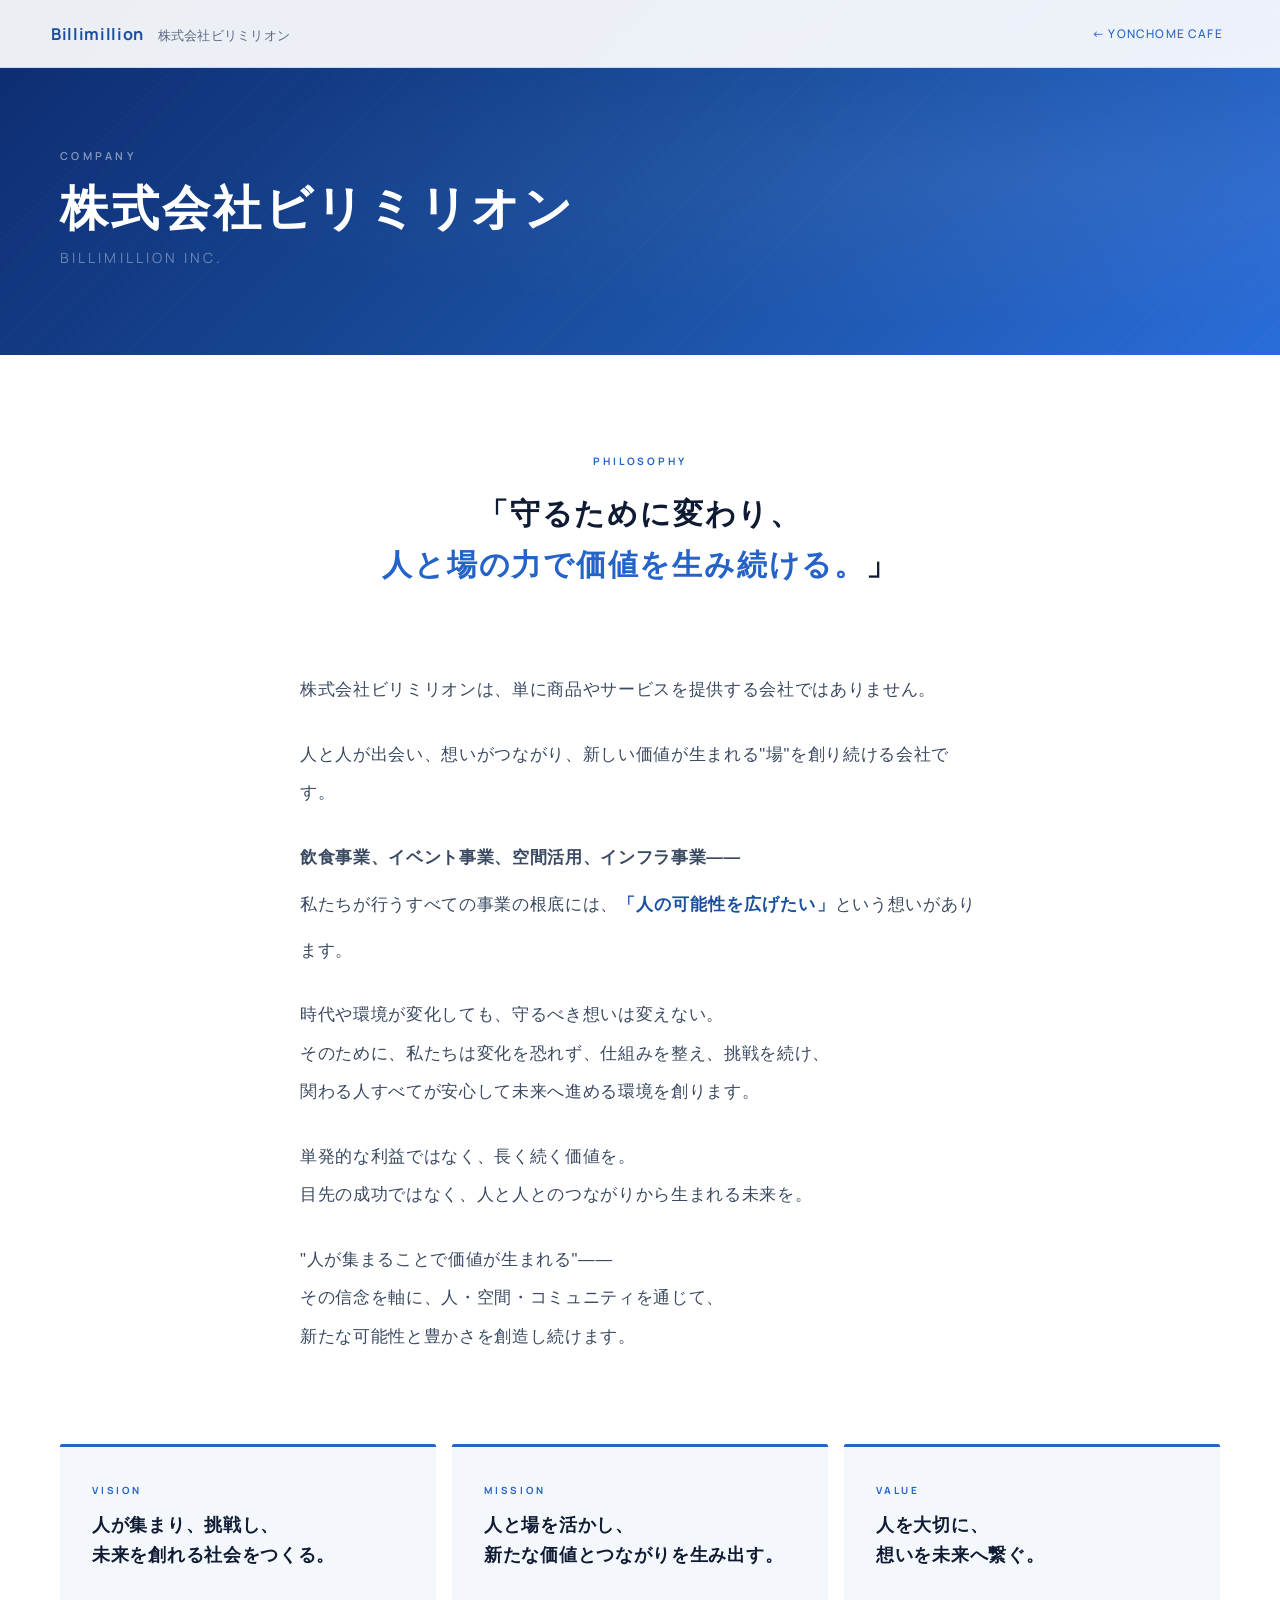
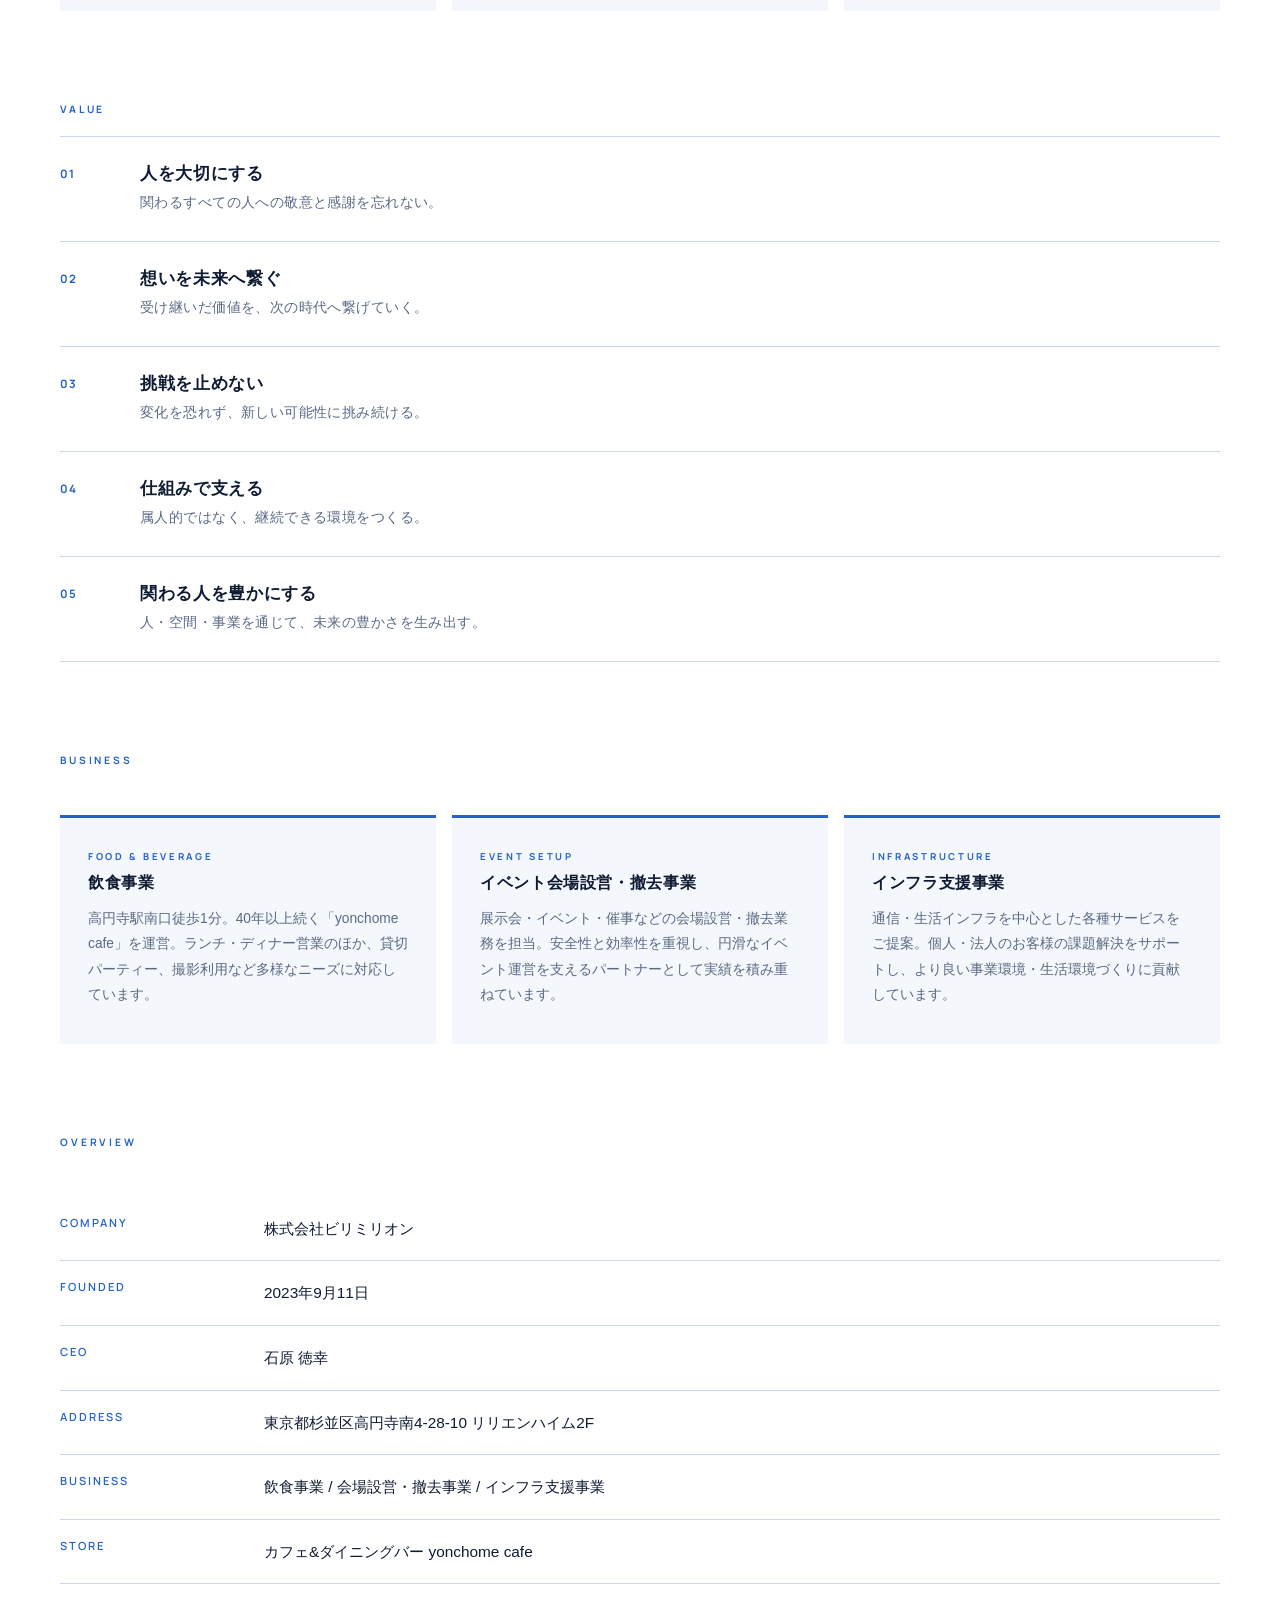
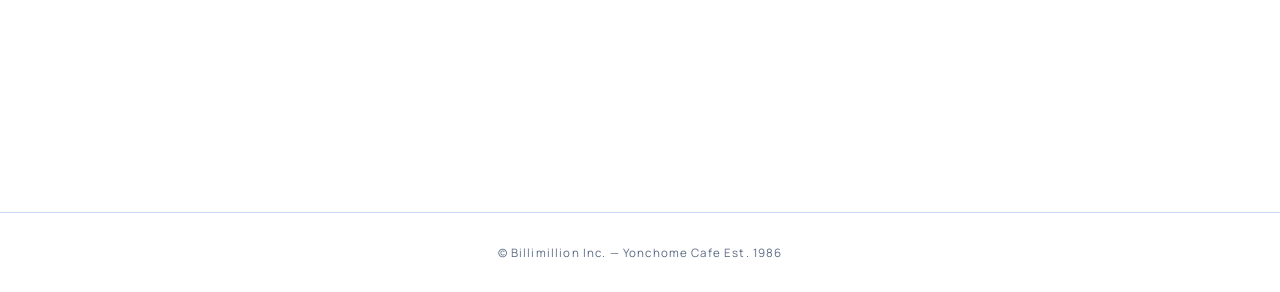
<file: company.html>
<!DOCTYPE html>
<html lang="ja">
  <head>
    <meta charset="UTF-8" />
    <meta name="viewport" content="width=device-width, initial-scale=1.0" />
    <title>会社概要 | 株式会社ビリミリオン</title>
    <meta name="description" content="株式会社ビリミリオンの会社概要・経営理念。人と場の力で価値を生み続ける。" />
    <link rel="preconnect" href="https://fonts.googleapis.com" />
    <link rel="preconnect" href="https://fonts.gstatic.com" crossorigin />
    <link href="https://fonts.googleapis.com/css2?family=Manrope:wght@400;500;600;700&family=Zen+Kaku+Gothic+New:wght@500;700;900&display=swap" rel="stylesheet" />
    <style>
      *, *::before, *::after { box-sizing: border-box; }

      :root {
        --blue:      #1a4fa0;
        --blue-mid:  #2563c8;
        --blue-light:#e8f0fc;
        --blue-line: #c8d9f5;
        --text:      #0f1b33;
        --muted:     #5a6a85;
        --bg:        #ffffff;
        --bg-2:      #f4f7fb;
        --content:   min(92vw, 1160px);
        --font:      "Zen Kaku Gothic New", "Hiragino Sans", sans-serif;
        --font-en:   "Manrope", Arial, sans-serif;
      }

      html { scroll-behavior: smooth; }

      body {
        margin: 0;
        background: var(--bg);
        color: var(--text);
        font-family: var(--font);
        -webkit-font-smoothing: antialiased;
      }

      a { color: inherit; text-decoration: none; }
      p, h1, h2, h3, ul { margin: 0; }
      img { display: block; max-width: 100%; }

      /* ── Header ── */
      .site-header {
        position: fixed;
        top: 0; left: 0; right: 0;
        z-index: 100;
        display: flex;
        align-items: center;
        justify-content: space-between;
        height: 68px;
        padding: 0 clamp(20px, 4vw, 60px);
        background: rgba(255, 255, 255, 0.92);
        backdrop-filter: blur(14px);
        -webkit-backdrop-filter: blur(14px);
        border-bottom: 1px solid var(--blue-line);
      }
      .header-logo {
        font-family: var(--font-en);
        font-size: 1.02rem;
        font-weight: 700;
        letter-spacing: 0.04em;
        color: var(--blue);
        white-space: nowrap;
      }
      .header-logo span {
        font-weight: 400;
        color: var(--muted);
        font-size: 0.8rem;
        margin-left: 10px;
        letter-spacing: 0.02em;
      }
      .header-back {
        display: inline-flex;
        align-items: center;
        gap: 6px;
        font-family: var(--font-en);
        font-size: 0.74rem;
        font-weight: 500;
        letter-spacing: 0.1em;
        color: var(--blue-mid);
        text-transform: uppercase;
        background: none;
        border: none;
        cursor: pointer;
        transition: opacity 0.2s;
      }
      .header-back:hover { opacity: 0.65; }

      /* ── Hero strip ── */
      .page-hero {
        padding-top: 68px;
        background: linear-gradient(135deg, #0d2b6e 0%, #1a4fa0 55%, #2a6dd9 100%);
        position: relative;
        overflow: hidden;
      }
      .page-hero::after {
        content: '';
        position: absolute;
        inset: 0;
        background:
          radial-gradient(ellipse at 80% 50%, rgba(255,255,255,0.06), transparent 60%),
          repeating-linear-gradient(
            -45deg,
            rgba(255,255,255,0.015) 0 1px,
            transparent 1px 24px
          );
        pointer-events: none;
      }
      .page-hero-inner {
        position: relative;
        z-index: 1;
        width: var(--content);
        margin: 0 auto;
        padding: 80px 0 88px;
      }
      .page-hero-en {
        display: block;
        font-family: var(--font-en);
        font-size: 0.68rem;
        font-weight: 600;
        letter-spacing: 0.32em;
        text-transform: uppercase;
        color: rgba(255,255,255,0.5);
        margin-bottom: 16px;
      }
      .page-hero-title {
        font-family: var(--font);
        font-size: clamp(1.9rem, 4vw, 3rem);
        font-weight: 900;
        letter-spacing: 0.06em;
        color: #ffffff;
        line-height: 1.25;
      }
      .page-hero-title span {
        display: block;
        margin-top: 10px;
        font-family: var(--font-en);
        font-size: clamp(0.78rem, 1.1vw, 0.92rem);
        font-weight: 400;
        letter-spacing: 0.22em;
        color: rgba(255,255,255,0.38);
        text-transform: uppercase;
      }

      /* ── Wrapper ── */
      .main-wrap {
        width: var(--content);
        margin: 0 auto;
        padding: 96px 0 140px;
      }

      /* ── Section label ── */
      .sec-label {
        display: inline-block;
        font-family: var(--font-en);
        font-size: 0.64rem;
        font-weight: 700;
        letter-spacing: 0.28em;
        text-transform: uppercase;
        color: var(--blue-mid);
        margin-bottom: 20px;
      }

      /* ── Philosophy lead ── */
      .philosophy-lead {
        text-align: center;
        margin-bottom: 80px;
      }
      .philosophy-quote {
        font-size: clamp(1.2rem, 2.4vw, 1.85rem);
        font-weight: 900;
        letter-spacing: 0.06em;
        color: var(--text);
        line-height: 1.75;
      }
      .philosophy-quote em {
        font-style: normal;
        color: var(--blue-mid);
      }

      /* ── Body text ── */
      .philosophy-body {
        max-width: 680px;
        margin: 0 auto 88px;
        font-size: clamp(0.95rem, 1.3vw, 1.04rem);
        font-weight: 500;
        line-height: 2.3;
        letter-spacing: 0.04em;
        color: #3a4a62;
      }
      .philosophy-body p + p { margin-top: 1.6em; }
      .philosophy-body .highlight {
        display: inline-block;
        margin: 0.4em 0;
        font-weight: 900;
        font-size: 1.05em;
        color: var(--blue);
        letter-spacing: 0.06em;
      }

      /* ── VVM ── */
      .vvm-grid {
        display: grid;
        grid-template-columns: repeat(3, 1fr);
        gap: 16px;
        margin-bottom: 88px;
      }
      .vvm-item {
        padding: 36px 32px 40px;
        background: var(--bg-2);
        border-top: 3px solid var(--blue-mid);
        border-radius: 2px;
      }
      .vvm-label {
        display: block;
        font-family: var(--font-en);
        font-size: 0.62rem;
        font-weight: 700;
        letter-spacing: 0.28em;
        text-transform: uppercase;
        color: var(--blue-mid);
        margin-bottom: 14px;
      }
      .vvm-text {
        font-size: clamp(0.98rem, 1.4vw, 1.1rem);
        font-weight: 900;
        letter-spacing: 0.04em;
        color: var(--text);
        line-height: 1.7;
      }

      /* ── Value list ── */
      .value-section { margin-bottom: 88px; }
      .value-list {
        list-style: none;
        padding: 0;
        border-top: 1px solid var(--blue-line);
      }
      .value-item {
        display: grid;
        grid-template-columns: 56px 1fr;
        gap: 24px;
        padding: 26px 0;
        border-bottom: 1px solid var(--blue-line);
        align-items: start;
      }
      .value-num {
        font-family: var(--font-en);
        font-size: 0.72rem;
        font-weight: 700;
        letter-spacing: 0.1em;
        color: var(--blue-mid);
        padding-top: 3px;
      }
      .value-title {
        font-size: clamp(0.96rem, 1.3vw, 1.06rem);
        font-weight: 900;
        letter-spacing: 0.04em;
        color: var(--text);
        margin-bottom: 4px;
      }
      .value-desc {
        font-size: 0.88rem;
        font-weight: 500;
        line-height: 1.85;
        letter-spacing: 0.03em;
        color: var(--muted);
      }

      /* ── President ── */
      .president-section {
        display: flex;
        align-items: baseline;
        gap: 28px;
        padding: 48px 52px;
        background: var(--blue-light);
        border-left: 4px solid var(--blue-mid);
      }
      .president-label {
        font-family: var(--font-en);
        font-size: 0.64rem;
        font-weight: 600;
        letter-spacing: 0.22em;
        text-transform: uppercase;
        color: var(--blue-mid);
        flex-shrink: 0;
      }
      .president-name {
        font-size: clamp(1.3rem, 2.2vw, 1.7rem);
        font-weight: 900;
        letter-spacing: 0.1em;
        color: var(--text);
      }
      .president-name span {
        display: inline-block;
        margin-left: 16px;
        font-family: var(--font-en);
        font-size: 0.78rem;
        font-weight: 400;
        letter-spacing: 0.18em;
        color: var(--muted);
      }

      /* ── Footer ── */
      .site-footer {
        text-align: center;
        padding: 32px 20px;
        border-top: 1px solid var(--blue-line);
        font-family: var(--font-en);
        font-size: 0.72rem;
        letter-spacing: 0.1em;
        color: var(--muted);
      }

      /* ── Scroll anim ── */
      .anim-up {
        opacity: 0;
        transform: translateY(24px);
        transition: opacity 0.75s cubic-bezier(0.22, 1, 0.36, 1),
                    transform 0.75s cubic-bezier(0.22, 1, 0.36, 1);
      }
      .anim-up.is-visible {
        opacity: 1;
        transform: translateY(0);
      }


      /* ── Business sections ── */
      .business-section { margin-bottom: 88px; }
      .business-grid {
        display: grid;
        grid-template-columns: repeat(3, 1fr);
        gap: 16px;
        margin-top: 28px;
      }
      .business-card {
        padding: 32px 28px 36px;
        background: var(--bg-2);
        border-top: 3px solid var(--blue-mid);
      }
      .business-card-en {
        display: block;
        font-family: var(--font-en);
        font-size: 0.6rem;
        font-weight: 700;
        letter-spacing: 0.28em;
        text-transform: uppercase;
        color: var(--blue-mid);
        margin-bottom: 10px;
      }
      .business-card-title {
        font-size: 1rem;
        font-weight: 900;
        letter-spacing: 0.04em;
        color: var(--text);
        margin-bottom: 12px;
      }
      .business-card-desc {
        font-size: 0.86rem;
        font-weight: 500;
        line-height: 1.85;
        color: var(--muted);
      }

      /* ── Company overview table ── */
      .overview-section { margin-bottom: 88px; }
      .overview-table {
        width: 100%;
        border-collapse: collapse;
        margin-top: 28px;
      }
      .overview-table tr {
        border-bottom: 1px solid var(--blue-line);
      }
      .overview-table th {
        width: 180px;
        padding: 18px 0;
        font-family: var(--font-en);
        font-size: 0.7rem;
        font-weight: 600;
        letter-spacing: 0.18em;
        text-transform: uppercase;
        color: var(--blue-mid);
        text-align: left;
        vertical-align: top;
      }
      .overview-table td {
        padding: 18px 0 18px 24px;
        font-size: 0.96rem;
        font-weight: 500;
        line-height: 1.8;
        color: var(--text);
      }
      @media (max-width: 860px) {
        .business-grid { grid-template-columns: 1fr; gap: 10px; }
      }
      @media (max-width: 640px) {
        .overview-table th { width: 100px; font-size: 0.62rem; }
        .overview-table td { padding-left: 16px; font-size: 0.88rem; }
      }
      /* ── Responsive ── */
      @media (max-width: 860px) {
        .vvm-grid { grid-template-columns: 1fr; gap: 10px; }
      }
      @media (max-width: 640px) {
        .main-wrap { padding: 64px 0 100px; }
        .president-section { flex-direction: column; gap: 8px; padding: 32px 28px; }
        .president-name span { display: block; margin-left: 0; margin-top: 4px; }
      }
    </style>
  </head>
  <body>

    <header class="site-header">
      <div class="header-logo">
        Billimillion
        <span>株式会社ビリミリオン</span>
      </div>
      <button class="header-back" onclick="location.href='./index.html?skip=1'" aria-label="前のページに戻る">← Yonchome Cafe</button>
    </header>

    <div class="page-hero">
      <div class="page-hero-inner">
        <span class="page-hero-en">Company</span>
        <h1 class="page-hero-title">
          株式会社ビリミリオン
          <span>Billimillion Inc.</span>
        </h1>
      </div>
    </div>

    <main>
      <div class="main-wrap">

        <!-- Philosophy lead -->
        <div class="philosophy-lead anim-up">
          <span class="sec-label">Philosophy</span>
          <p class="philosophy-quote">
            「守るために変わり、<br />
            <em>人と場の力で価値を生み続ける。</em>」
          </p>
        </div>

        <!-- 本文 -->
        <div class="philosophy-body anim-up">
          <p>株式会社ビリミリオンは、単に商品やサービスを提供する会社ではありません。</p>
          <p>人と人が出会い、想いがつながり、新しい価値が生まれる"場"を創り続ける会社です。</p>
          <p><strong>飲食事業、イベント事業、空間活用、インフラ事業――</strong><br />
          私たちが行うすべての事業の根底には、<span class="highlight">「人の可能性を広げたい」</span>という想いがあります。</p>
          <p>時代や環境が変化しても、守るべき想いは変えない。<br />
          そのために、私たちは変化を恐れず、仕組みを整え、挑戦を続け、<br />
          関わる人すべてが安心して未来へ進める環境を創ります。</p>
          <p>単発的な利益ではなく、長く続く価値を。<br />
          目先の成功ではなく、人と人とのつながりから生まれる未来を。</p>
          <p>"人が集まることで価値が生まれる"――<br />
          その信念を軸に、人・空間・コミュニティを通じて、<br />
          新たな可能性と豊かさを創造し続けます。</p>
        </div>

        <!-- Vision / Mission / Value -->
        <div class="vvm-grid anim-up">
          <div class="vvm-item">
            <span class="vvm-label">Vision</span>
            <p class="vvm-text">人が集まり、挑戦し、<br />未来を創れる社会をつくる。</p>
          </div>
          <div class="vvm-item">
            <span class="vvm-label">Mission</span>
            <p class="vvm-text">人と場を活かし、<br />新たな価値とつながりを生み出す。</p>
          </div>
          <div class="vvm-item">
            <span class="vvm-label">Value</span>
            <p class="vvm-text">人を大切に、<br />想いを未来へ繋ぐ。</p>
          </div>
        </div>

        <!-- Value list -->
        <div class="value-section anim-up">
          <span class="sec-label">Value</span>
          <ul class="value-list">
            <li class="value-item">
              <span class="value-num">01</span>
              <div>
                <p class="value-title">人を大切にする</p>
                <p class="value-desc">関わるすべての人への敬意と感謝を忘れない。</p>
              </div>
            </li>
            <li class="value-item">
              <span class="value-num">02</span>
              <div>
                <p class="value-title">想いを未来へ繋ぐ</p>
                <p class="value-desc">受け継いだ価値を、次の時代へ繋げていく。</p>
              </div>
            </li>
            <li class="value-item">
              <span class="value-num">03</span>
              <div>
                <p class="value-title">挑戦を止めない</p>
                <p class="value-desc">変化を恐れず、新しい可能性に挑み続ける。</p>
              </div>
            </li>
            <li class="value-item">
              <span class="value-num">04</span>
              <div>
                <p class="value-title">仕組みで支える</p>
                <p class="value-desc">属人的ではなく、継続できる環境をつくる。</p>
              </div>
            </li>
            <li class="value-item">
              <span class="value-num">05</span>
              <div>
                <p class="value-title">関わる人を豊かにする</p>
                <p class="value-desc">人・空間・事業を通じて、未来の豊かさを生み出す。</p>
              </div>
            </li>
          </ul>
        </div>


        <!-- 事業内容 -->
        <div class="business-section anim-up">
          <span class="sec-label">Business</span>
          <div class="business-grid">
            <div class="business-card">
              <span class="business-card-en">Food &amp; Beverage</span>
              <p class="business-card-title">飲食事業</p>
              <p class="business-card-desc">高円寺駅南口徒歩1分。40年以上続く「yonchome cafe」を運営。ランチ・ディナー営業のほか、貸切パーティー、撮影利用など多様なニーズに対応しています。</p>
            </div>
            <div class="business-card">
              <span class="business-card-en">Event Setup</span>
              <p class="business-card-title">イベント会場設営・撤去事業</p>
              <p class="business-card-desc">展示会・イベント・催事などの会場設営・撤去業務を担当。安全性と効率性を重視し、円滑なイベント運営を支えるパートナーとして実績を積み重ねています。</p>
            </div>
            <div class="business-card">
              <span class="business-card-en">Infrastructure</span>
              <p class="business-card-title">インフラ支援事業</p>
              <p class="business-card-desc">通信・生活インフラを中心とした各種サービスをご提案。個人・法人のお客様の課題解決をサポートし、より良い事業環境・生活環境づくりに貢献しています。</p>
            </div>
          </div>
        </div>

        <!-- 会社概要 -->
        <div class="overview-section anim-up">
          <span class="sec-label">Overview</span>
          <table class="overview-table">
            <tr>
              <th>Company</th>
              <td>株式会社ビリミリオン</td>
            </tr>
            <tr>
              <th>Founded</th>
              <td>2023年9月11日</td>
            </tr>
            <tr>
              <th>CEO</th>
              <td>石原 徳幸</td>
            </tr>
            <tr>
              <th>Address</th>
              <td>東京都杉並区高円寺南4-28-10 リリエンハイム2F</td>
            </tr>
            <tr>
              <th>Business</th>
              <td>飲食事業 / 会場設営・撤去事業 / インフラ支援事業</td>
            </tr>
            <tr>
              <th>Store</th>
              <td>カフェ&amp;ダイニングバー yonchome cafe</td>
            </tr>
          </table>
        </div>
</div>
    </main>

    <footer class="site-footer">
      © Billimillion Inc. — Yonchome Cafe Est. 1986
    </footer>

    <script>
      const observer = new IntersectionObserver(
        (entries) => {
          entries.forEach((entry) => {
            if (entry.isIntersecting) {
              entry.target.classList.add("is-visible");
              observer.unobserve(entry.target);
            }
          });
        },
        { threshold: 0.08, rootMargin: "0px 0px -32px 0px" }
      );
      document.querySelectorAll(".anim-up").forEach((el, i) => {
        el.style.transitionDelay = `${i * 0.08}s`;
        observer.observe(el);
      });
    </script>
  </body>
</html>
</file>
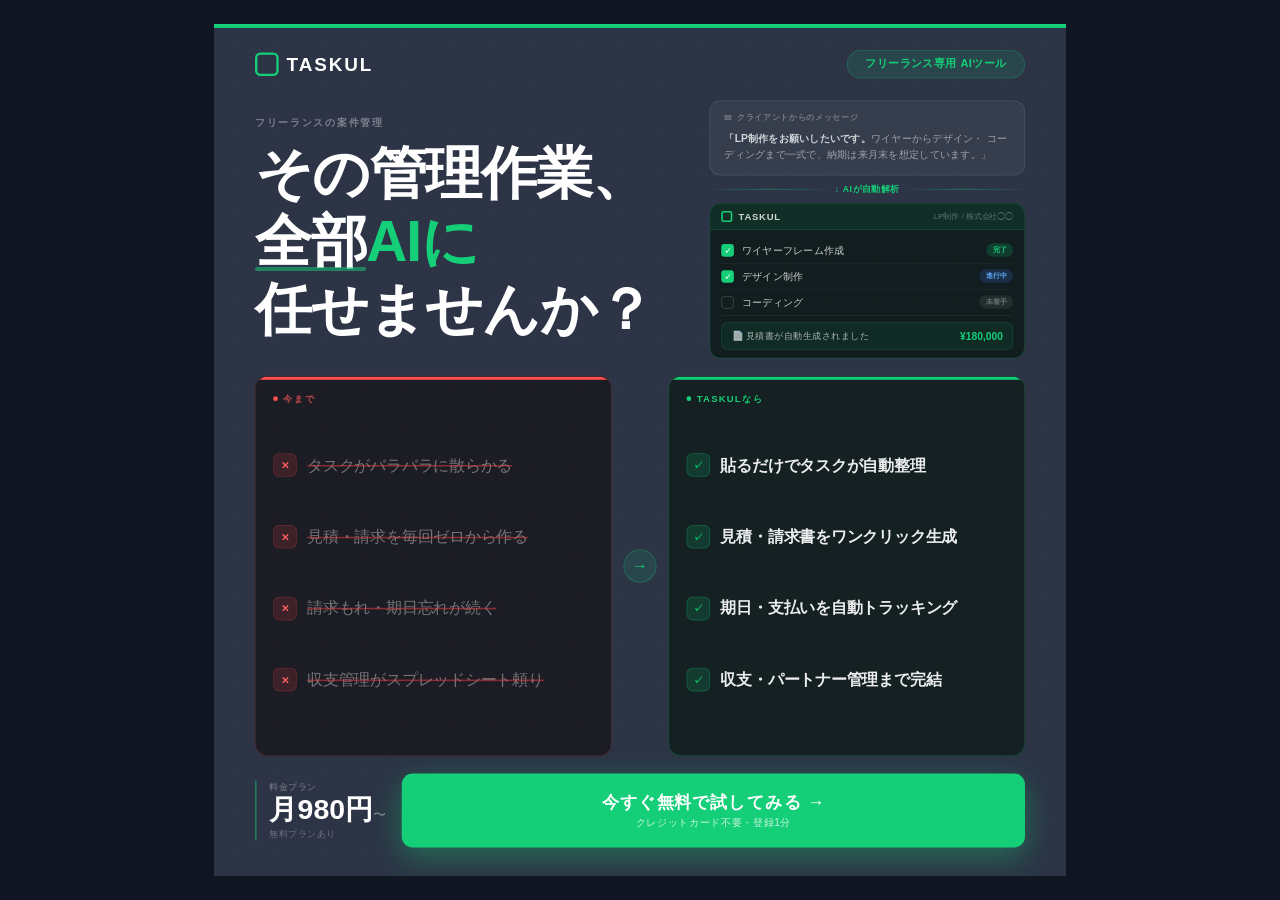
<file: taskul_banner_1080x1080.html>
<!DOCTYPE html>
<html lang="ja">
<head>
<meta charset="UTF-8">
<style>
  * { margin: 0; padding: 0; box-sizing: border-box; }

  /* ── システムフォント（API不要） ── */
  :root {
    --font: 'Hiragino Sans', 'Hiragino Kaku Gothic ProN', 'YuGothic', 'Yu Gothic Medium', 'Yu Gothic', 'Meiryo', sans-serif;
    --green: #15CF78;
    --navy: #2C3445;
    --red: #FF4F4F;
  }

  html, body {
    background: #111722;
    font-family: var(--font);
  }
  body {
    display: flex;
    justify-content: center;
    align-items: flex-start;
    padding: 24px;
    min-height: 100vh;
  }
  .scale-wrapper { transform-origin: top center; flex-shrink: 0; }

  /* ════════════════════════════
     BANNER  1080 × 1080
  ════════════════════════════ */
  .banner {
    width: 1080px;
    height: 1080px;
    flex-shrink: 0;
    background: var(--navy);
    position: relative;
    overflow: hidden;
    display: flex;
    flex-direction: column;
  }

  /* ドット背景 */
  .banner::before {
    content: '';
    position: absolute; inset: 0;
    background-image: radial-gradient(rgba(255,255,255,0.04) 1px, transparent 1px);
    background-size: 54px 54px;
    pointer-events: none; z-index: 0;
  }

  /* 上部グリーンバー */
  .top-bar { height: 5px; background: var(--green); flex-shrink: 0; position: relative; z-index: 2; }

  /* ── ヘッダー ── */
  .header {
    position: relative; z-index: 2;
    display: flex; align-items: center; justify-content: space-between;
    padding: 28px 52px 0;
    flex-shrink: 0;
  }
  .logo { display: flex; align-items: center; gap: 10px; }
  .logo-icon { width: 30px; height: 30px; border: 3px solid var(--green); border-radius: 7px; }
  .logo-name { font-size: 24px; font-weight: 900; color: #fff; letter-spacing: 0.1em; }
  .tag-pill {
    background: rgba(21,207,120,0.12); border: 1px solid rgba(21,207,120,0.28);
    color: var(--green); font-size: 14px; font-weight: 700;
    padding: 8px 22px; border-radius: 100px; letter-spacing: 0.04em;
  }

  /* ── ボディ ── */
  .body {
    position: relative; z-index: 2;
    flex: 1;
    display: flex; flex-direction: column;
    padding: 28px 52px 36px;
    gap: 22px;
  }

  /* 上段2カラム */
  .top-row {
    display: flex; gap: 28px;
    flex: 0 0 auto;
  }

  /* 左: キャッチ */
  .left-text {
    flex: 1;
    display: flex; flex-direction: column; justify-content: center;
  }
  .kicker {
    font-size: 13px; font-weight: 700;
    color: rgba(255,255,255,0.38);
    letter-spacing: 0.14em; margin-bottom: 12px;
  }
  .headline {
    font-size: 72px; font-weight: 900;
    color: #fff; line-height: 1.2;
    letter-spacing: -0.02em;
  }
  .hl-green { color: var(--green); }
  .hl-under { position: relative; display: inline; }
  .hl-under::after {
    content: ''; position: absolute; left: 0; bottom: 2px;
    width: 100%; height: 5px;
    background: var(--green); border-radius: 3px; opacity: 0.5;
  }

  /* 右: ビジュアルフロー */
  .right-visual {
    width: 400px; flex-shrink: 0;
    display: flex; flex-direction: column; gap: 10px;
  }

  .chat-card {
    background: rgba(255,255,255,0.05);
    border: 1px solid rgba(255,255,255,0.1);
    border-radius: 14px; padding: 14px 18px;
  }
  .chat-from {
    font-size: 10px; font-weight: 700; color: rgba(255,255,255,0.32);
    letter-spacing: 0.1em; margin-bottom: 8px;
    display: flex; align-items: center; gap: 6px;
  }
  .chat-from::before { content: '✉'; font-size: 11px; }
  .chat-text { font-size: 13px; color: rgba(255,255,255,0.52); line-height: 1.65; }
  .chat-text strong { color: rgba(255,255,255,0.78); font-weight: 600; }

  .parse-row {
    display: flex; align-items: center; gap: 10px; padding: 0 4px;
  }
  .parse-line {
    flex: 1; height: 1px;
    background: linear-gradient(to right, rgba(21,207,120,0.1), rgba(21,207,120,0.5), rgba(21,207,120,0.1));
  }
  .parse-label { font-size: 11px; font-weight: 700; color: var(--green); letter-spacing: 0.08em; white-space: nowrap; }

  .output-card {
    background: rgba(8,22,16,0.72);
    border: 1px solid rgba(21,207,120,0.25);
    border-radius: 14px; overflow: hidden;
  }
  .output-header {
    background: rgba(21,207,120,0.1); padding: 9px 14px;
    display: flex; align-items: center; gap: 8px;
    border-bottom: 1px solid rgba(21,207,120,0.15);
  }
  .out-logo-icon { width: 14px; height: 14px; border: 2px solid var(--green); border-radius: 3px; }
  .out-logo-text { font-size: 12px; font-weight: 900; color: rgba(255,255,255,0.8); letter-spacing: 0.08em; }
  .out-project { font-size: 10px; color: rgba(255,255,255,0.32); margin-left: auto; }
  .output-body { padding: 10px 14px; display: flex; flex-direction: column; gap: 0; }
  .out-row {
    display: flex; align-items: center; gap: 10px;
    padding: 7px 0; border-bottom: 1px solid rgba(255,255,255,0.05);
    font-size: 13px;
  }
  .out-row:last-of-type { border-bottom: none; }
  .out-check {
    width: 16px; height: 16px; border-radius: 4px;
    display: flex; align-items: center; justify-content: center;
    font-size: 9px; font-weight: 900; flex-shrink: 0;
  }
  .done { background: var(--green); color: #fff; }
  .todo { border: 1.5px solid rgba(255,255,255,0.2); }
  .out-label { color: rgba(255,255,255,0.78); flex: 1; }
  .out-st {
    font-size: 9px; font-weight: 700; padding: 2px 8px; border-radius: 100px; flex-shrink: 0;
  }
  .st-done  { background: rgba(21,207,120,0.18); color: var(--green); }
  .st-act   { background: rgba(59,130,246,0.18); color: #60A5FA; }
  .st-todo  { background: rgba(255,255,255,0.07); color: rgba(255,255,255,0.32); }
  .out-doc {
    margin-top: 8px;
    background: rgba(21,207,120,0.08); border: 1px solid rgba(21,207,120,0.2);
    border-radius: 8px; padding: 8px 12px;
    display: flex; align-items: center; gap: 8px;
    font-size: 12px; color: rgba(255,255,255,0.65);
  }
  .doc-amount { margin-left: auto; color: var(--green); font-weight: 700; font-size: 13px; }

  /* ── Pain / Gain ── */
  .pain-gain {
    display: flex; gap: 14px;
    flex: 1; align-items: stretch;
  }

  .pain-box, .gain-box {
    flex: 1; border-radius: 16px;
    display: flex; flex-direction: column; overflow: hidden;
  }
  .pain-box { background: rgba(18,10,10,0.55); border: 1px solid rgba(255,70,70,0.18); }
  .gain-box { background: rgba(8,22,16,0.65); border: 1px solid rgba(21,207,120,0.22); }

  .box-bar { height: 4px; flex-shrink: 0; }
  .pain-box .box-bar { background: var(--red); }
  .gain-box .box-bar { background: var(--green); }

  .box-inner {
    padding: 16px 22px 20px;
    display: flex; flex-direction: column;
    flex: 1;
  }
  .box-label {
    font-size: 12px; font-weight: 700;
    letter-spacing: 0.13em;
    margin-bottom: 0;
    display: flex; align-items: center; gap: 7px;
  }
  .pain-box .box-label { color: rgba(255,90,90,0.75); }
  .gain-box .box-label { color: var(--green); }
  .box-label::before {
    content: ''; width: 6px; height: 6px; border-radius: 50%; flex-shrink: 0;
  }
  .pain-box .box-label::before { background: var(--red); }
  .gain-box .box-label::before { background: var(--green); }

  .items-wrap {
    flex: 1;
    display: flex; flex-direction: column; justify-content: space-evenly;
  }

  .pain-item, .gain-item {
    display: flex; align-items: center; gap: 13px;
    font-size: 20px; font-weight: 500;
    white-space: nowrap;
  }
  .pain-item { color: rgba(255,255,255,0.38); }
  .pain-item .item-text {
    text-decoration: line-through;
    text-decoration-color: rgba(255,70,70,0.45);
    text-decoration-thickness: 1.5px;
  }
  .gain-item { color: rgba(255,255,255,0.92); font-weight: 600; }

  .pain-icon, .gain-icon {
    width: 30px; height: 30px; border-radius: 8px;
    display: flex; align-items: center; justify-content: center;
    font-size: 13px; font-weight: 900; flex-shrink: 0;
  }
  .pain-icon { background: rgba(255,70,70,0.14); color: #FF6060; border: 1px solid rgba(255,70,70,0.22); }
  .gain-icon { background: rgba(21,207,120,0.16); color: var(--green); border: 1px solid rgba(21,207,120,0.28); }

  .arrow-col {
    display: flex; align-items: center; justify-content: center;
    width: 44px; flex-shrink: 0;
  }
  .arrow-circle {
    width: 42px; height: 42px; border-radius: 50%;
    background: rgba(21,207,120,0.12); border: 1.5px solid rgba(21,207,120,0.35);
    display: flex; align-items: center; justify-content: center;
    color: var(--green); font-size: 20px; font-weight: 900;
  }

  /* ── CTA ── */
  .bottom { display: flex; align-items: center; gap: 20px; flex-shrink: 0; }
  .price-block {
    border-left: 2px solid rgba(21,207,120,0.5);
    padding-left: 16px; flex-shrink: 0; white-space: nowrap;
  }
  .price-label { font-size: 12px; color: rgba(255,255,255,0.38); font-weight: 500; margin-bottom: 2px; }
  .price-value { font-size: 36px; font-weight: 900; color: #fff; line-height: 1; margin-bottom: 4px; white-space: nowrap; }
  .price-value small { font-size: 16px; font-weight: 500; color: rgba(255,255,255,0.4); }
  .price-free { font-size: 12px; color: rgba(255,255,255,0.3); }
  .cta-btn {
    flex: 1; background: var(--green); color: #fff;
    font-size: 22px; font-weight: 900;
    padding: 22px 40px; border-radius: 14px;
    text-align: center; letter-spacing: 0.02em;
    box-shadow: 0 12px 40px rgba(21,207,120,0.38);
    line-height: 1.35;
  }
  .cta-sub {
    display: block; font-size: 13px; font-weight: 500;
    opacity: 0.78; margin-top: 3px; letter-spacing: 0.04em;
  }
</style>
</head>
<body>
<div class="scale-wrapper">
<div class="banner">
  <div class="top-bar"></div>

  <!-- ヘッダー -->
  <div class="header">
    <div class="logo">
      <div class="logo-icon"></div>
      <div class="logo-name">TASKUL</div>
    </div>
    <div class="tag-pill">フリーランス専用 AIツール</div>
  </div>

  <div class="body">

    <!-- 上段: キャッチ + フロービジュアル -->
    <div class="top-row">
      <div class="left-text">
        <div class="kicker">フリーランスの案件管理</div>
        <div class="headline">
          その管理作業、<br>
          <span class="hl-under">全部</span><span class="hl-green">AIに</span><br>
          任せませんか？
        </div>
      </div>

      <div class="right-visual">
        <div class="chat-card">
          <div class="chat-from">クライアントからのメッセージ</div>
          <div class="chat-text">
            <strong>「LP制作をお願いしたいです。</strong>ワイヤーからデザイン・
            コーディングまで一式で、納期は来月末を想定しています。」
          </div>
        </div>
        <div class="parse-row">
          <div class="parse-line"></div>
          <div class="parse-label">↓ AIが自動解析</div>
          <div class="parse-line"></div>
        </div>
        <div class="output-card">
          <div class="output-header">
            <div class="out-logo-icon"></div>
            <div class="out-logo-text">TASKUL</div>
            <div class="out-project">LP制作 / 株式会社◯◯</div>
          </div>
          <div class="output-body">
            <div class="out-row">
              <div class="out-check done">✓</div>
              <div class="out-label">ワイヤーフレーム作成</div>
              <div class="out-st st-done">完了</div>
            </div>
            <div class="out-row">
              <div class="out-check done">✓</div>
              <div class="out-label">デザイン制作</div>
              <div class="out-st st-act">進行中</div>
            </div>
            <div class="out-row">
              <div class="out-check todo"></div>
              <div class="out-label">コーディング</div>
              <div class="out-st st-todo">未着手</div>
            </div>
            <div class="out-doc">
              📄 見積書が自動生成されました
              <div class="doc-amount">¥180,000</div>
            </div>
          </div>
        </div>
      </div>
    </div>

    <!-- 中段: Pain / Gain -->
    <div class="pain-gain">
      <div class="pain-box">
        <div class="box-bar"></div>
        <div class="box-inner">
          <div class="box-label">今まで</div>
          <div class="items-wrap">
            <div class="pain-item"><div class="pain-icon">✕</div><span class="item-text">タスクがバラバラに散らかる</span></div>
            <div class="pain-item"><div class="pain-icon">✕</div><span class="item-text">見積・請求を毎回ゼロから作る</span></div>
            <div class="pain-item"><div class="pain-icon">✕</div><span class="item-text">請求もれ・期日忘れが続く</span></div>
            <div class="pain-item"><div class="pain-icon">✕</div><span class="item-text">収支管理がスプレッドシート頼り</span></div>
          </div>
        </div>
      </div>

      <div class="arrow-col"><div class="arrow-circle">→</div></div>

      <div class="gain-box">
        <div class="box-bar"></div>
        <div class="box-inner">
          <div class="box-label">TASKULなら</div>
          <div class="items-wrap">
            <div class="gain-item"><div class="gain-icon">✓</div>貼るだけでタスクが自動整理</div>
            <div class="gain-item"><div class="gain-icon">✓</div>見積・請求書をワンクリック生成</div>
            <div class="gain-item"><div class="gain-icon">✓</div>期日・支払いを自動トラッキング</div>
            <div class="gain-item"><div class="gain-icon">✓</div>収支・パートナー管理まで完結</div>
          </div>
        </div>
      </div>
    </div>

    <!-- 下段: CTA -->
    <div class="bottom">
      <div class="price-block">
        <div class="price-label">料金プラン</div>
        <div class="price-value">月980円<small>〜</small></div>
        <div class="price-free">無料プランあり</div>
      </div>
      <div class="cta-btn">
        今すぐ無料で試してみる →
        <span class="cta-sub">クレジットカード不要・登録1分</span>
      </div>
    </div>

  </div>
</div>
</div>
<script>
  function fit() {
    var w = document.querySelector('.scale-wrapper');
    var pad = 48;
    var s = Math.min((window.innerWidth - pad) / 1080, (window.innerHeight - pad) / 1080, 1);
    w.style.transform = 'scale(' + s + ')';
    w.style.transformOrigin = 'top center';
    w.style.marginBottom = (1080 * s - 1080) + 'px';
  }
  fit();
  window.addEventListener('resize', fit);
</script>
</body>
</html>
</file>
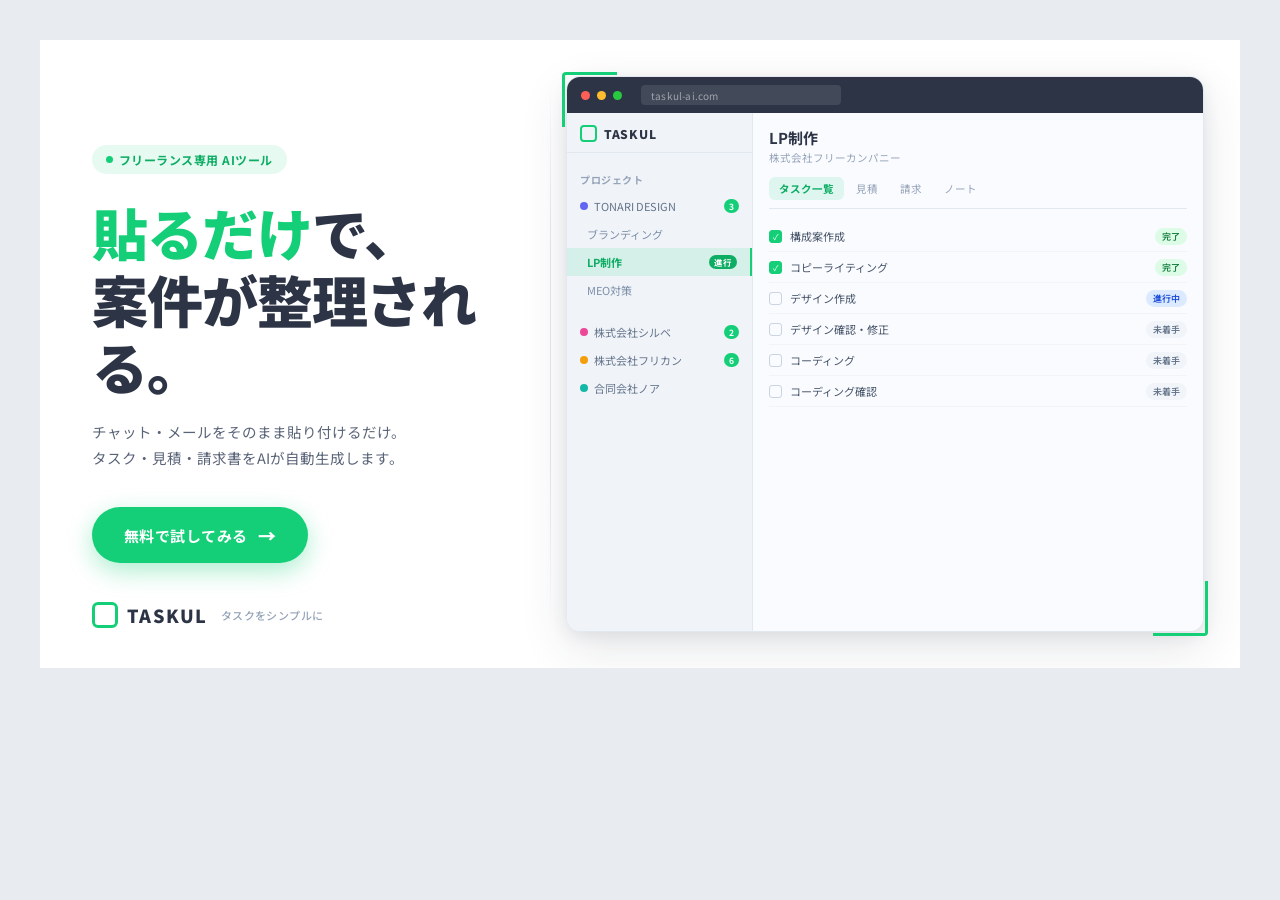
<file: taskul_banner_1200x628.html>
<!DOCTYPE html>
<html lang="ja">
<head>
<meta charset="UTF-8">
<link rel="preconnect" href="https://fonts.googleapis.com">
<link href="https://fonts.googleapis.com/css2?family=Noto+Sans+JP:wght@400;500;700;900&display=swap" rel="stylesheet">
<style>
  * { margin: 0; padding: 0; box-sizing: border-box; }
  html {
    background: #E8EBF0;
  }
  body {
    font-family: 'Noto Sans JP', 'Hiragino Sans', 'YuGothic', 'Yu Gothic', sans-serif;
    min-height: 100vh;
    display: flex;
    align-items: flex-start;
    justify-content: center;
    padding: 40px;
  }

  .banner {
    width: 1200px;
    height: 628px;
    background: #ffffff;
    display: flex;
    position: relative;
    overflow: hidden;
  }

  /* ── Left Panel ── */
  .left {
    width: 510px;
    flex-shrink: 0;
    height: 100%;
    padding: 60px 52px;
    display: flex;
    flex-direction: column;
    justify-content: center;
    position: relative;
    z-index: 2;
  }

  .tag {
    display: inline-flex;
    align-items: center;
    gap: 6px;
    background: #E6FAF1;
    color: #0DAD64;
    font-size: 12px;
    font-weight: 700;
    padding: 6px 14px;
    border-radius: 100px;
    margin-bottom: 24px;
    width: fit-content;
    letter-spacing: 0.04em;
  }

  .tag::before {
    content: '';
    width: 7px;
    height: 7px;
    background: #15CF78;
    border-radius: 50%;
  }

  .headline {
    font-size: 56px;
    font-weight: 900;
    color: #2C3445;
    line-height: 1.2;
    margin-bottom: 20px;
    letter-spacing: -0.02em;
  }

  .headline .accent {
    color: #15CF78;
  }

  .subtext {
    font-size: 14.5px;
    color: #5A6478;
    line-height: 1.8;
    margin-bottom: 36px;
    font-weight: 400;
  }

  .cta {
    display: inline-flex;
    align-items: center;
    gap: 10px;
    background: #15CF78;
    color: #ffffff;
    font-size: 15px;
    font-weight: 700;
    padding: 15px 32px;
    border-radius: 100px;
    text-decoration: none;
    width: fit-content;
    letter-spacing: 0.03em;
    box-shadow: 0 8px 24px rgba(21, 207, 120, 0.35);
  }

  .cta-arrow {
    font-size: 18px;
    font-weight: 900;
  }

  .logo-area {
    position: absolute;
    bottom: 40px;
    left: 52px;
    display: flex;
    align-items: center;
    gap: 9px;
  }

  .logo-icon {
    width: 26px;
    height: 26px;
    border: 3px solid #15CF78;
    border-radius: 6px;
    flex-shrink: 0;
  }

  .logo-name {
    font-size: 18px;
    font-weight: 900;
    color: #2C3445;
    letter-spacing: 0.08em;
  }

  .logo-tagline {
    font-size: 11px;
    color: #94A3B8;
    margin-left: 4px;
    font-weight: 500;
    letter-spacing: 0.04em;
  }

  /* ── Right Panel ── */
  .right {
    flex: 1;
    height: 100%;
    padding: 36px 36px 36px 16px;
    display: flex;
    align-items: center;
    justify-content: flex-end;
    position: relative;
  }

  .ui-wrap {
    width: 100%;
    height: 100%;
    position: relative;
  }

  /* Green corner bracket */
  .ui-wrap::before {
    content: '';
    position: absolute;
    top: -4px;
    left: -4px;
    width: 52px;
    height: 52px;
    border-top: 3px solid #15CF78;
    border-left: 3px solid #15CF78;
    border-radius: 4px 0 0 0;
    z-index: 10;
  }
  .ui-wrap::after {
    content: '';
    position: absolute;
    bottom: -4px;
    right: -4px;
    width: 52px;
    height: 52px;
    border-bottom: 3px solid #15CF78;
    border-right: 3px solid #15CF78;
    border-radius: 0 0 4px 0;
    z-index: 10;
  }

  .ui-mockup {
    width: 100%;
    height: 100%;
    background: #FAFBFF;
    border-radius: 14px;
    border: 1.5px solid #E2E8F0;
    overflow: hidden;
    box-shadow: 0 16px 48px rgba(44, 52, 69, 0.12), 0 4px 16px rgba(44, 52, 69, 0.08);
  }

  /* Browser chrome */
  .chrome {
    background: #2C3445;
    height: 36px;
    display: flex;
    align-items: center;
    padding: 0 14px;
    gap: 7px;
    flex-shrink: 0;
  }

  .dot { width: 9px; height: 9px; border-radius: 50%; }
  .dot-r { background: #FF5F57; }
  .dot-y { background: #FEBC2E; }
  .dot-g { background: #28C840; }

  .url-bar {
    margin-left: 12px;
    flex: 1;
    max-width: 200px;
    background: rgba(255,255,255,0.1);
    border-radius: 4px;
    height: 20px;
    display: flex;
    align-items: center;
    padding: 0 10px;
    font-size: 10px;
    color: rgba(255,255,255,0.5);
    letter-spacing: 0.02em;
  }

  /* App body */
  .app-body {
    display: flex;
    height: calc(100% - 36px);
  }

  /* Sidebar */
  .sidebar {
    width: 186px;
    flex-shrink: 0;
    background: #F0F4F8;
    border-right: 1px solid #E2E8F0;
    display: flex;
    flex-direction: column;
  }

  .sidebar-header {
    padding: 12px 13px 10px;
    border-bottom: 1px solid #E2E8F0;
    display: flex;
    align-items: center;
    gap: 7px;
  }

  .s-logo-icon {
    width: 17px;
    height: 17px;
    border: 2.5px solid #15CF78;
    border-radius: 4px;
    flex-shrink: 0;
  }

  .s-logo-text {
    font-size: 12px;
    font-weight: 900;
    color: #2C3445;
    letter-spacing: 0.06em;
  }

  .nav-icons {
    display: flex;
    flex-direction: column;
    padding: 10px 0;
    gap: 2px;
    flex: 1;
    overflow: hidden;
  }

  .project-group {
    padding: 6px 0;
  }

  .project-label {
    padding: 3px 13px;
    font-size: 10px;
    color: #94A3B8;
    font-weight: 700;
    letter-spacing: 0.06em;
    text-transform: uppercase;
    margin-bottom: 2px;
  }

  .p-item {
    padding: 6px 13px;
    font-size: 11px;
    color: #64748B;
    display: flex;
    align-items: center;
    gap: 6px;
    white-space: nowrap;
    overflow: hidden;
  }

  .p-item.active {
    background: rgba(21, 207, 120, 0.12);
    color: #0DAD64;
    font-weight: 700;
    border-right: 2px solid #15CF78;
  }

  .p-dot {
    width: 8px;
    height: 8px;
    border-radius: 50%;
    flex-shrink: 0;
  }

  .p-badge {
    margin-left: auto;
    background: #15CF78;
    color: white;
    font-size: 8.5px;
    font-weight: 700;
    padding: 1px 5px;
    border-radius: 10px;
    flex-shrink: 0;
  }

  /* Main area */
  .main {
    flex: 1;
    overflow: hidden;
    display: flex;
    flex-direction: column;
    padding: 14px 16px;
    background: #FAFBFF;
  }

  .main-title {
    font-size: 15px;
    font-weight: 700;
    color: #2C3445;
    margin-bottom: 2px;
  }

  .main-client {
    font-size: 10.5px;
    color: #94A3B8;
    margin-bottom: 12px;
  }

  .tabs {
    display: flex;
    gap: 2px;
    border-bottom: 1px solid #E2E8F0;
    padding-bottom: 8px;
    margin-bottom: 12px;
  }

  .tab {
    font-size: 10.5px;
    color: #94A3B8;
    padding: 4px 10px;
    border-radius: 6px;
    cursor: pointer;
  }

  .tab.on {
    background: rgba(21, 207, 120, 0.12);
    color: #0DAD64;
    font-weight: 700;
  }

  .task-list { display: flex; flex-direction: column; gap: 0; }

  .task-row {
    display: flex;
    align-items: center;
    gap: 8px;
    padding: 6.5px 0;
    border-bottom: 1px solid #F1F5F9;
    font-size: 11px;
    color: #475569;
  }

  .t-check {
    width: 13px;
    height: 13px;
    border: 1.5px solid #CBD5E1;
    border-radius: 3px;
    flex-shrink: 0;
    display: flex;
    align-items: center;
    justify-content: center;
    font-size: 8px;
  }

  .t-check.done {
    background: #15CF78;
    border-color: #15CF78;
    color: white;
  }

  .t-name { flex: 1; }

  .t-status {
    font-size: 9px;
    font-weight: 600;
    padding: 2px 7px;
    border-radius: 10px;
    flex-shrink: 0;
  }

  .s-done    { background: #DCFCE7; color: #15803D; }
  .s-active  { background: #DBEAFE; color: #1D4ED8; }
  .s-pending { background: #F1F5F9; color: #64748B; }
  .s-review  { background: #FEF9C3; color: #A16207; }

  /* Divider between left/right */
  .divider {
    position: absolute;
    left: 510px;
    top: 40px;
    bottom: 40px;
    width: 1px;
    background: linear-gradient(to bottom, transparent, #E2E8F0 30%, #E2E8F0 70%, transparent);
  }
</style>
</head>
<body>
<div class="banner">
  <div class="divider"></div>

  <!-- LEFT -->
  <div class="left">
    <div class="tag">フリーランス専用 AIツール</div>

    <div class="headline">
      <span class="accent">貼るだけ</span>で、<br>案件が整理される。
    </div>

    <div class="subtext">
      チャット・メールをそのまま貼り付けるだけ。<br>
      タスク・見積・請求書をAIが自動生成します。
    </div>

    <a class="cta" href="#">
      無料で試してみる
      <span class="cta-arrow">→</span>
    </a>

    <div class="logo-area">
      <div class="logo-icon"></div>
      <div class="logo-name">TASKUL</div>
      <div class="logo-tagline">タスクをシンプルに</div>
    </div>
  </div>

  <!-- RIGHT -->
  <div class="right">
    <div class="ui-wrap">
      <div class="ui-mockup">
        <div class="chrome">
          <div class="dot dot-r"></div>
          <div class="dot dot-y"></div>
          <div class="dot dot-g"></div>
          <div class="url-bar">taskul-ai.com</div>
        </div>
        <div class="app-body">
          <!-- Sidebar -->
          <div class="sidebar">
            <div class="sidebar-header">
              <div class="s-logo-icon"></div>
              <div class="s-logo-text">TASKUL</div>
            </div>
            <div class="nav-icons">
              <div class="project-group">
                <div class="project-label">プロジェクト</div>
                <div class="p-item">
                  <div class="p-dot" style="background:#6366F1"></div>
                  TONARI DESIGN
                  <span class="p-badge">3</span>
                </div>
                <div class="p-item" style="padding-left:20px; color:#7C8EA8;">ブランディング</div>
                <div class="p-item active" style="padding-left:20px;">
                  LP制作
                  <span class="p-badge" style="background:#0DAD64;">進行</span>
                </div>
                <div class="p-item" style="padding-left:20px; color:#7C8EA8;">MEO対策</div>
              </div>
              <div class="project-group">
                <div class="p-item">
                  <div class="p-dot" style="background:#EC4899"></div>
                  株式会社シルベ
                  <span class="p-badge">2</span>
                </div>
                <div class="p-item">
                  <div class="p-dot" style="background:#F59E0B"></div>
                  株式会社フリカン
                  <span class="p-badge">6</span>
                </div>
                <div class="p-item">
                  <div class="p-dot" style="background:#14B8A6"></div>
                  合同会社ノア
                </div>
              </div>
            </div>
          </div>

          <!-- Main content -->
          <div class="main">
            <div class="main-title">LP制作</div>
            <div class="main-client">株式会社フリーカンパニー</div>

            <div class="tabs">
              <div class="tab on">タスク一覧</div>
              <div class="tab">見積</div>
              <div class="tab">請求</div>
              <div class="tab">ノート</div>
            </div>

            <div class="task-list">
              <div class="task-row">
                <div class="t-check done">✓</div>
                <div class="t-name">構成案作成</div>
                <div class="t-status s-done">完了</div>
              </div>
              <div class="task-row">
                <div class="t-check done">✓</div>
                <div class="t-name">コピーライティング</div>
                <div class="t-status s-done">完了</div>
              </div>
              <div class="task-row">
                <div class="t-check"></div>
                <div class="t-name">デザイン作成</div>
                <div class="t-status s-active">進行中</div>
              </div>
              <div class="task-row">
                <div class="t-check"></div>
                <div class="t-name">デザイン確認・修正</div>
                <div class="t-status s-pending">未着手</div>
              </div>
              <div class="task-row">
                <div class="t-check"></div>
                <div class="t-name">コーディング</div>
                <div class="t-status s-pending">未着手</div>
              </div>
              <div class="task-row">
                <div class="t-check"></div>
                <div class="t-name">コーディング確認</div>
                <div class="t-status s-pending">未着手</div>
              </div>
            </div>
          </div>
        </div>
      </div>
    </div>
  </div>
</div>
</body>
</html>
</file>
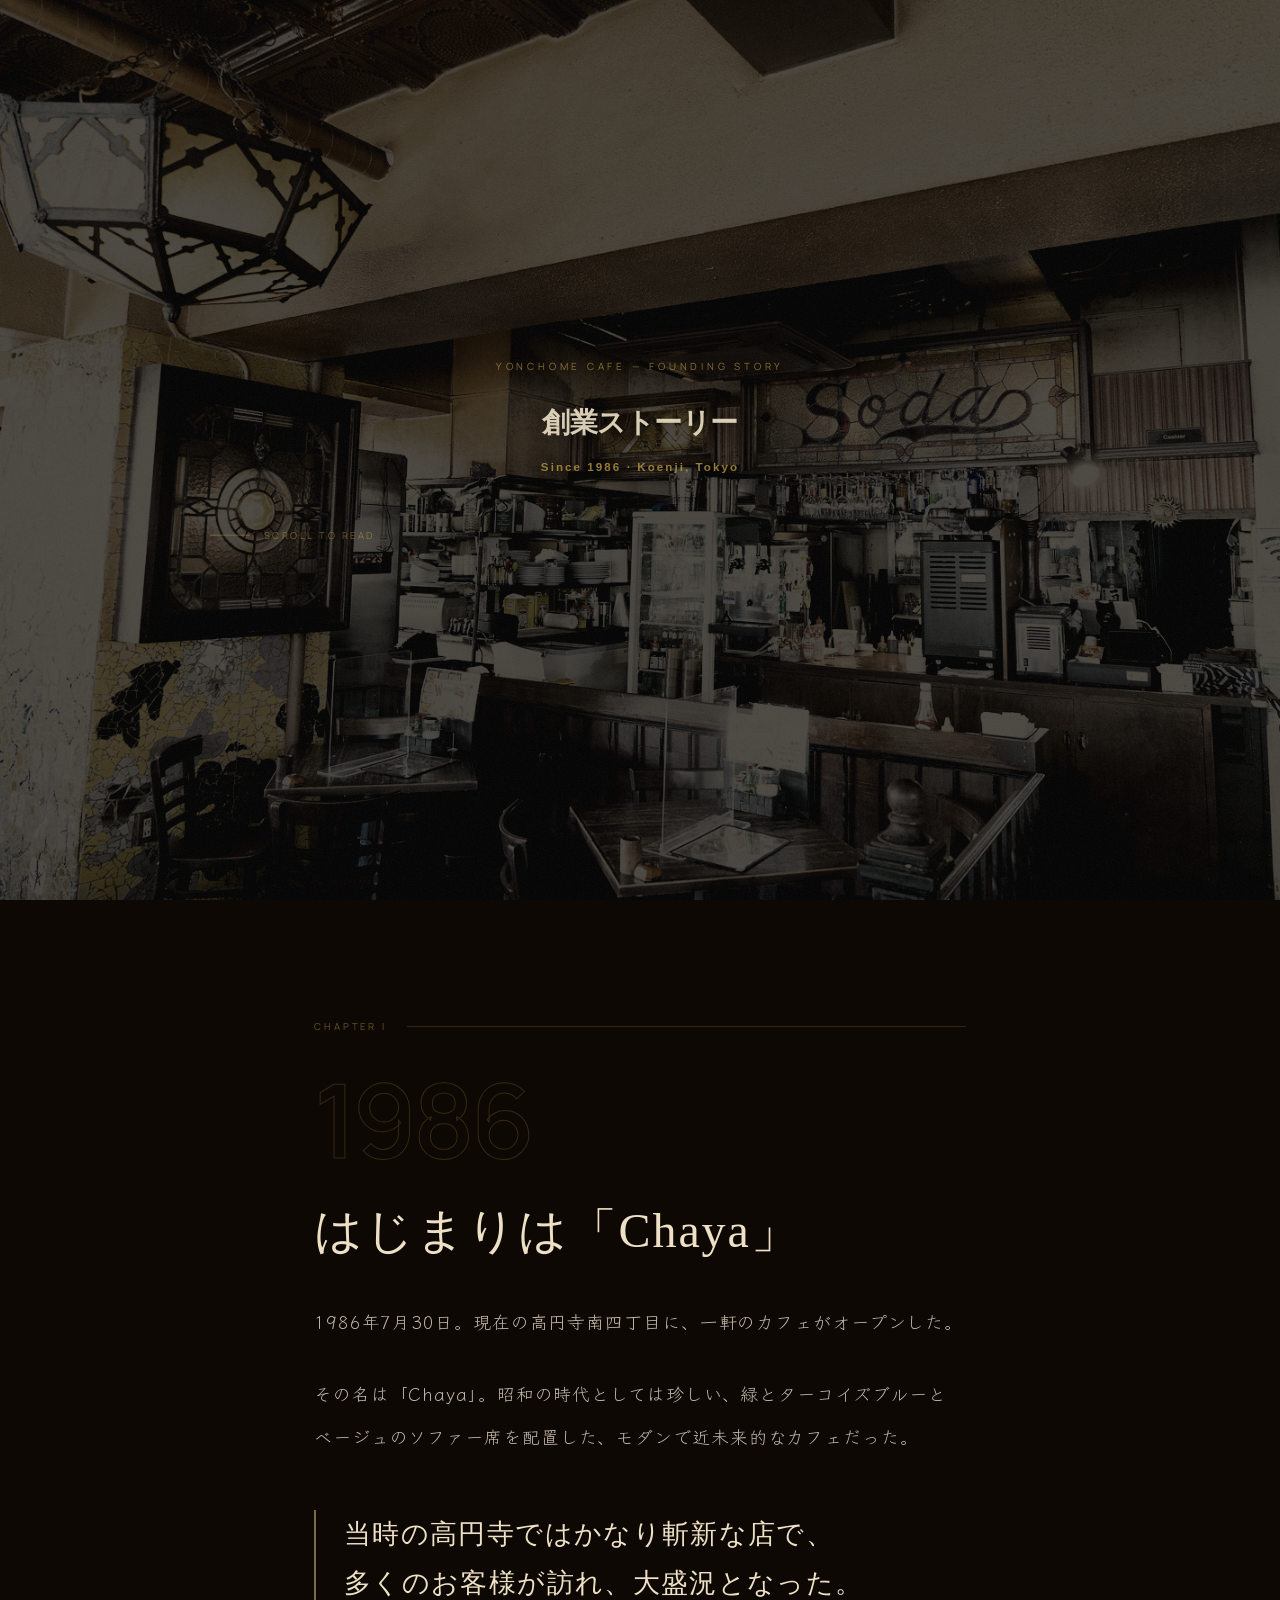
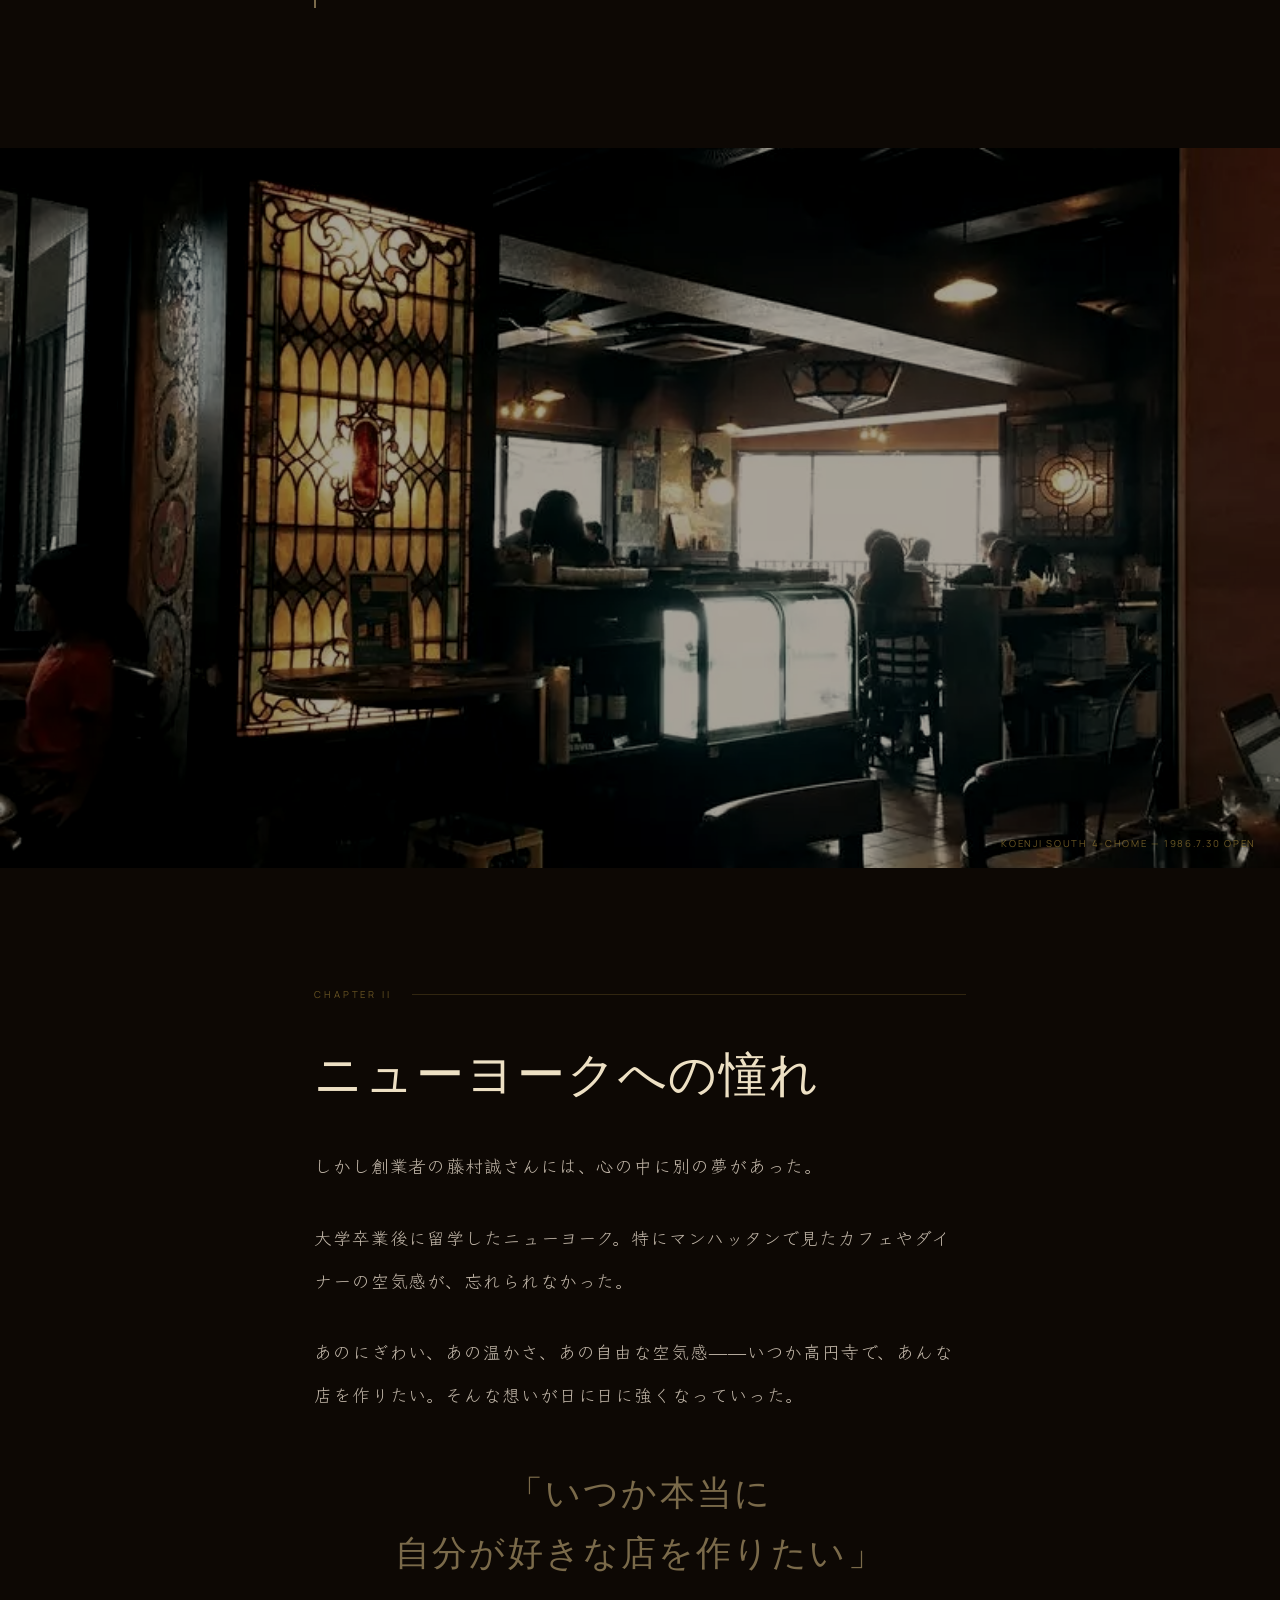
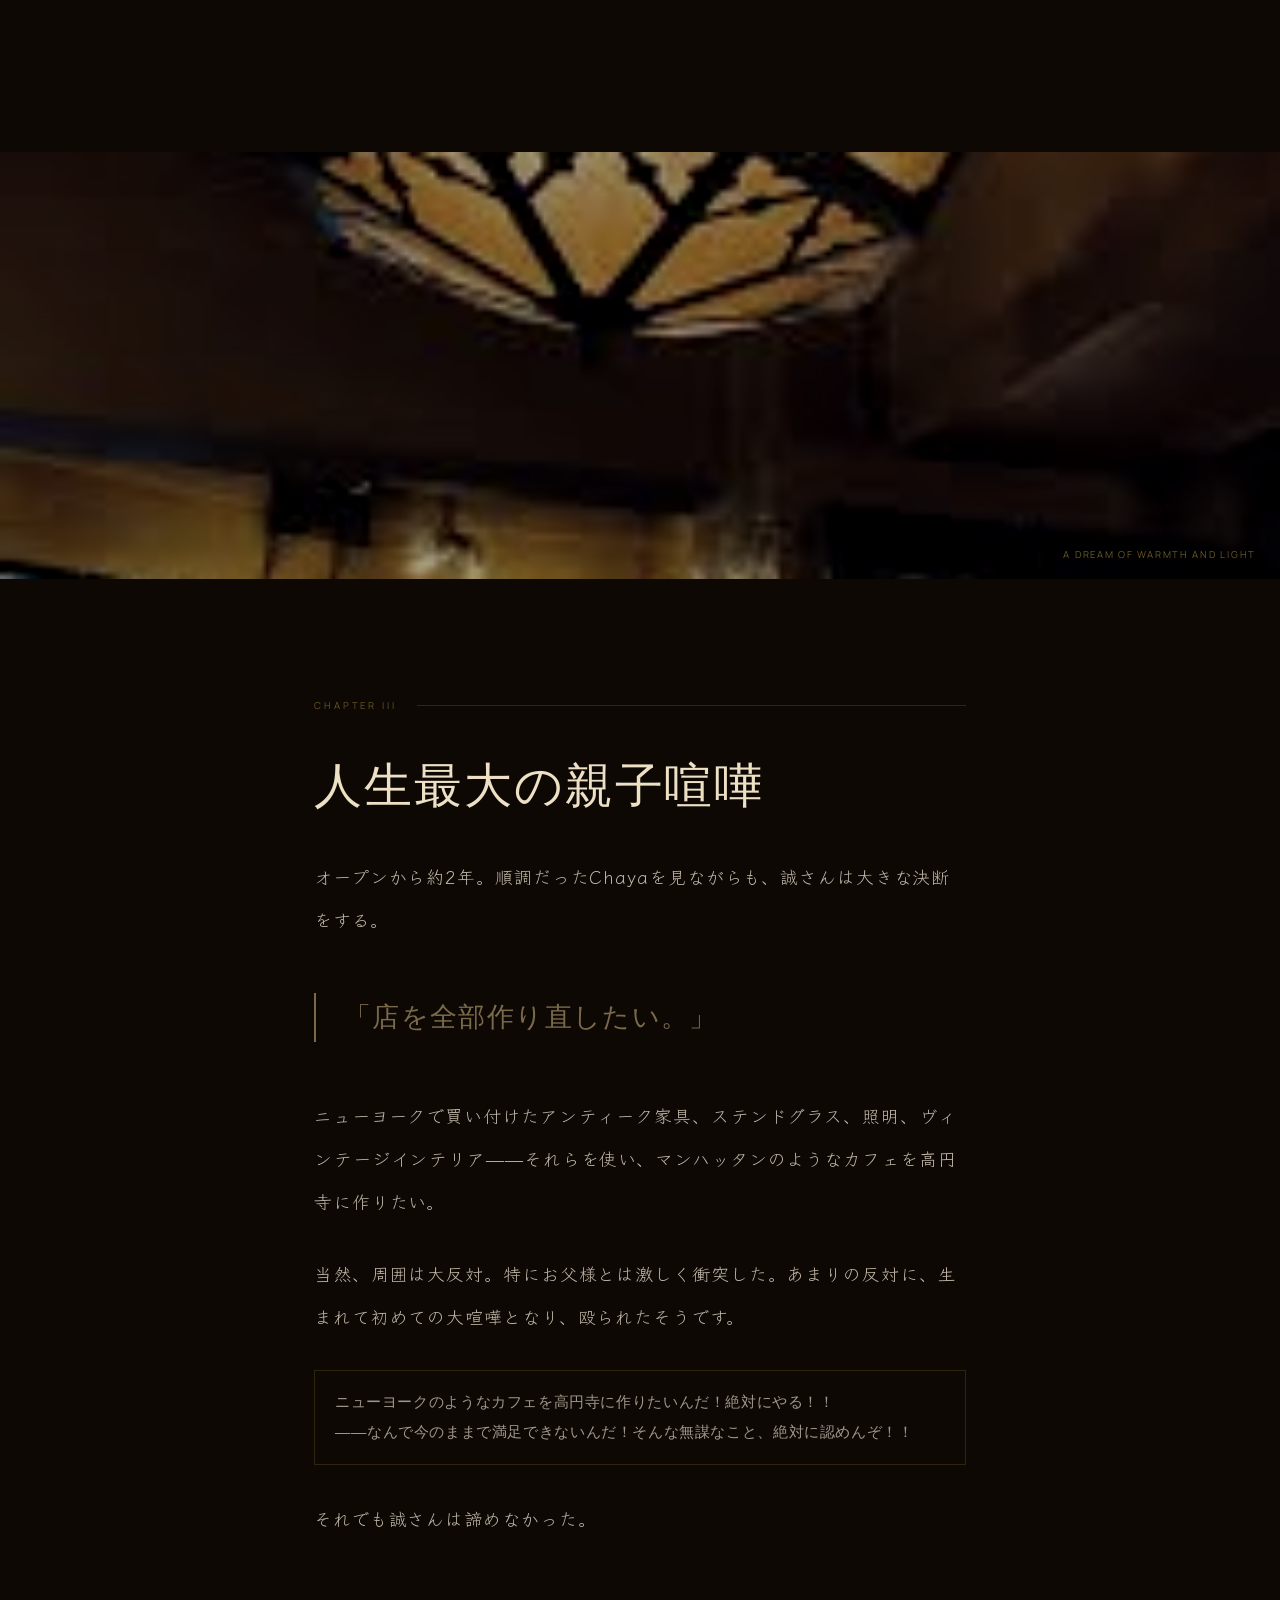
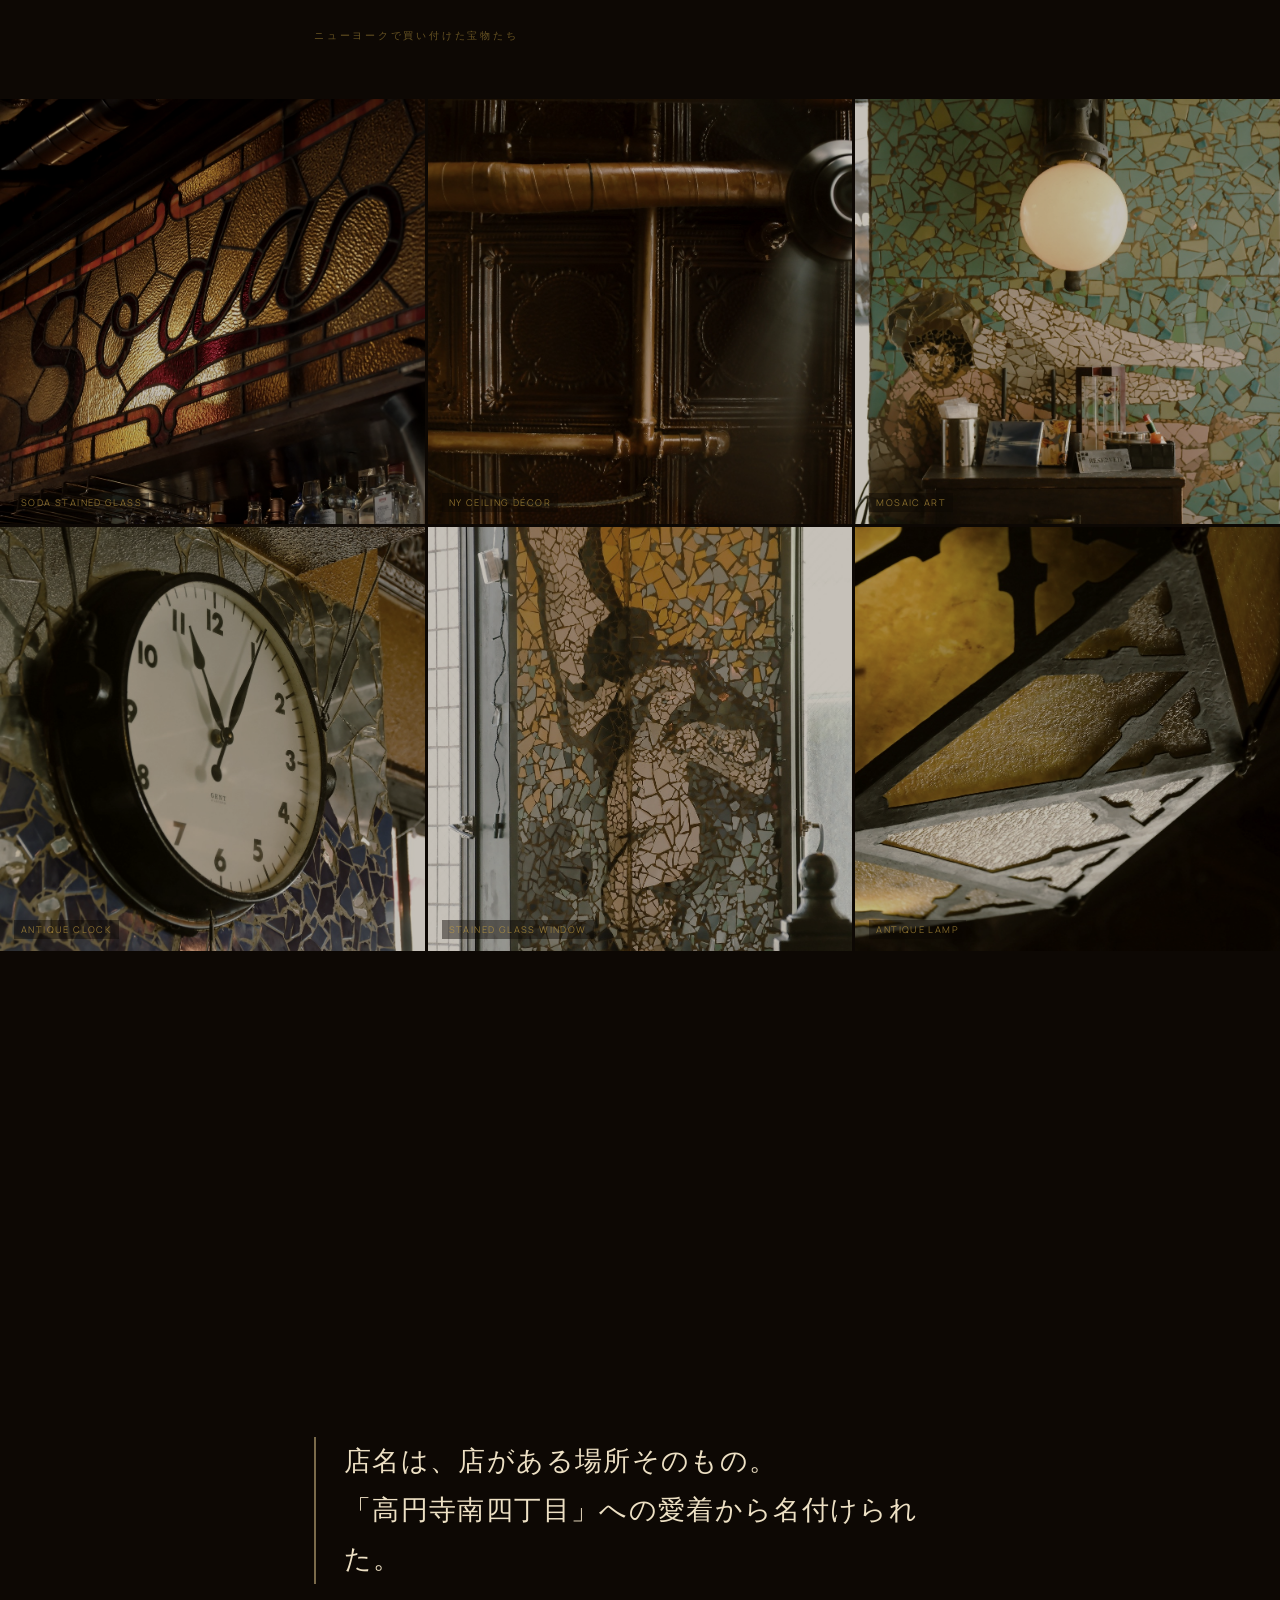
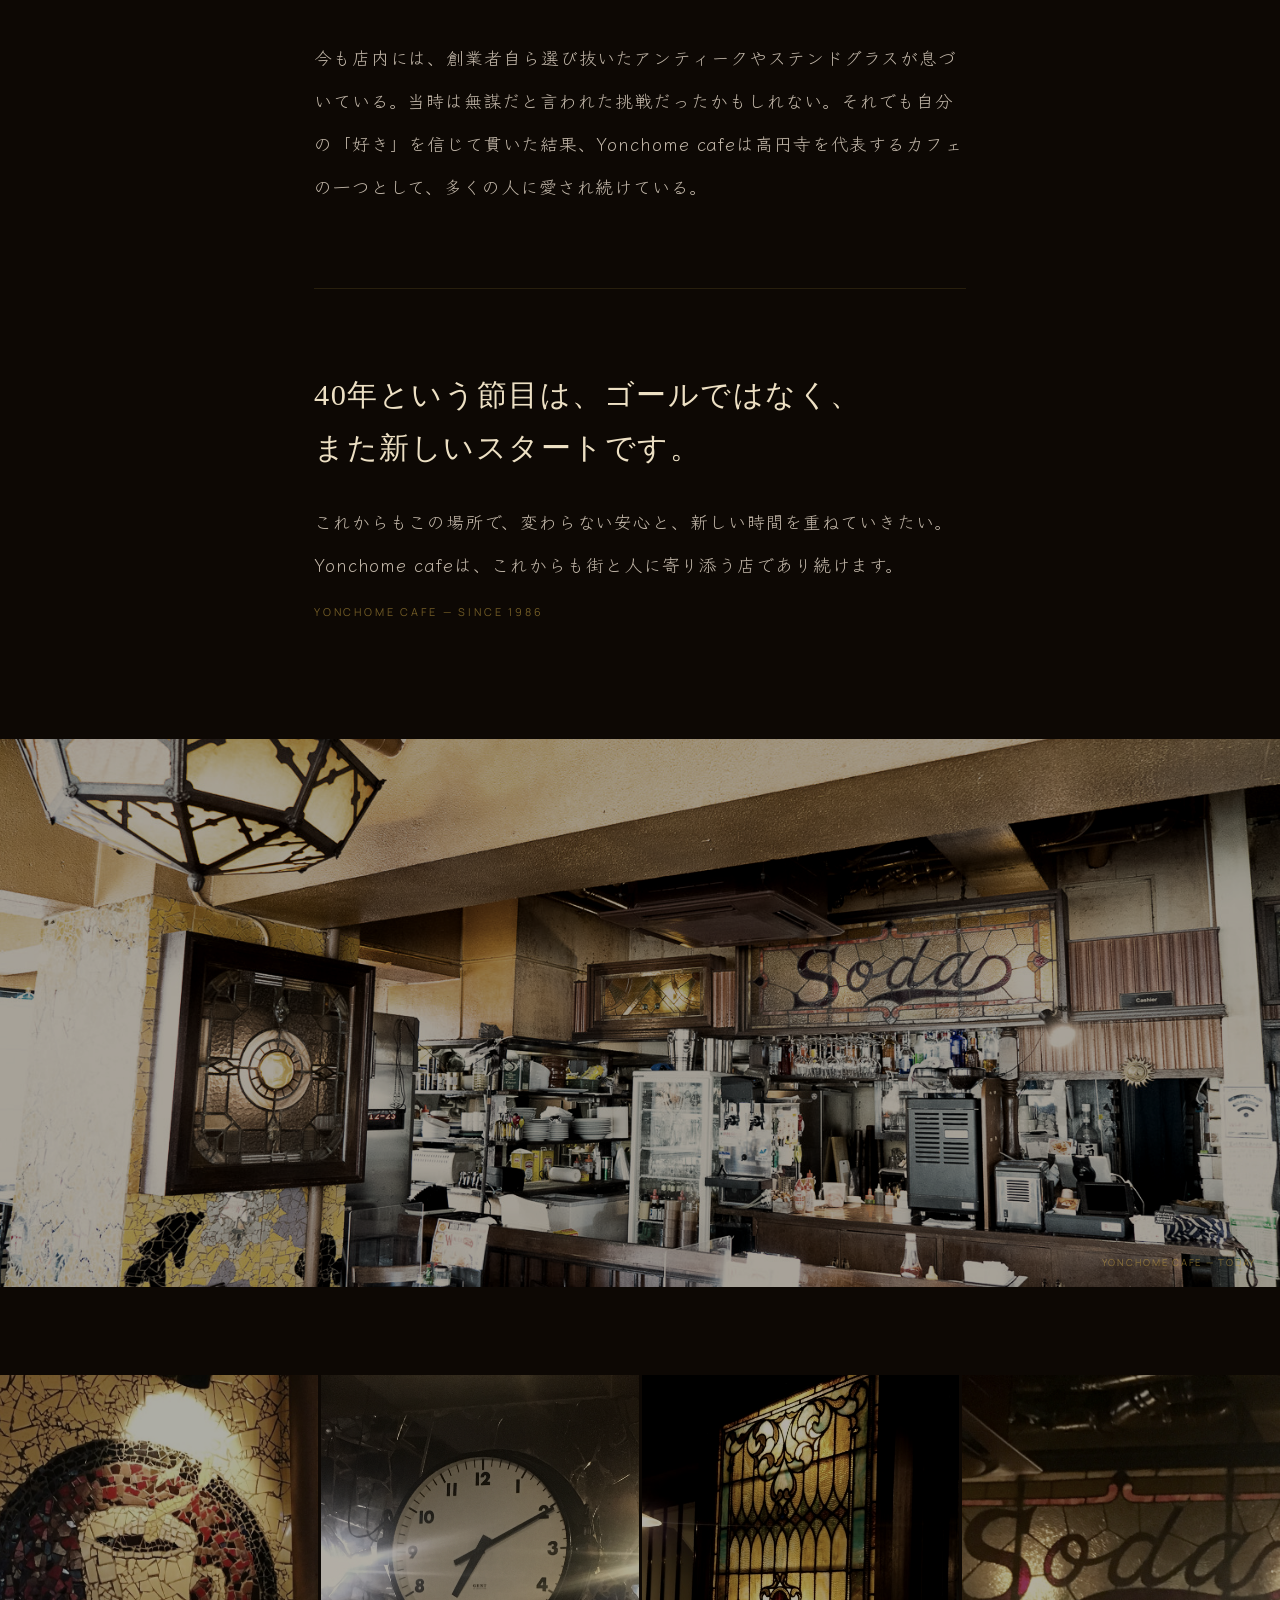
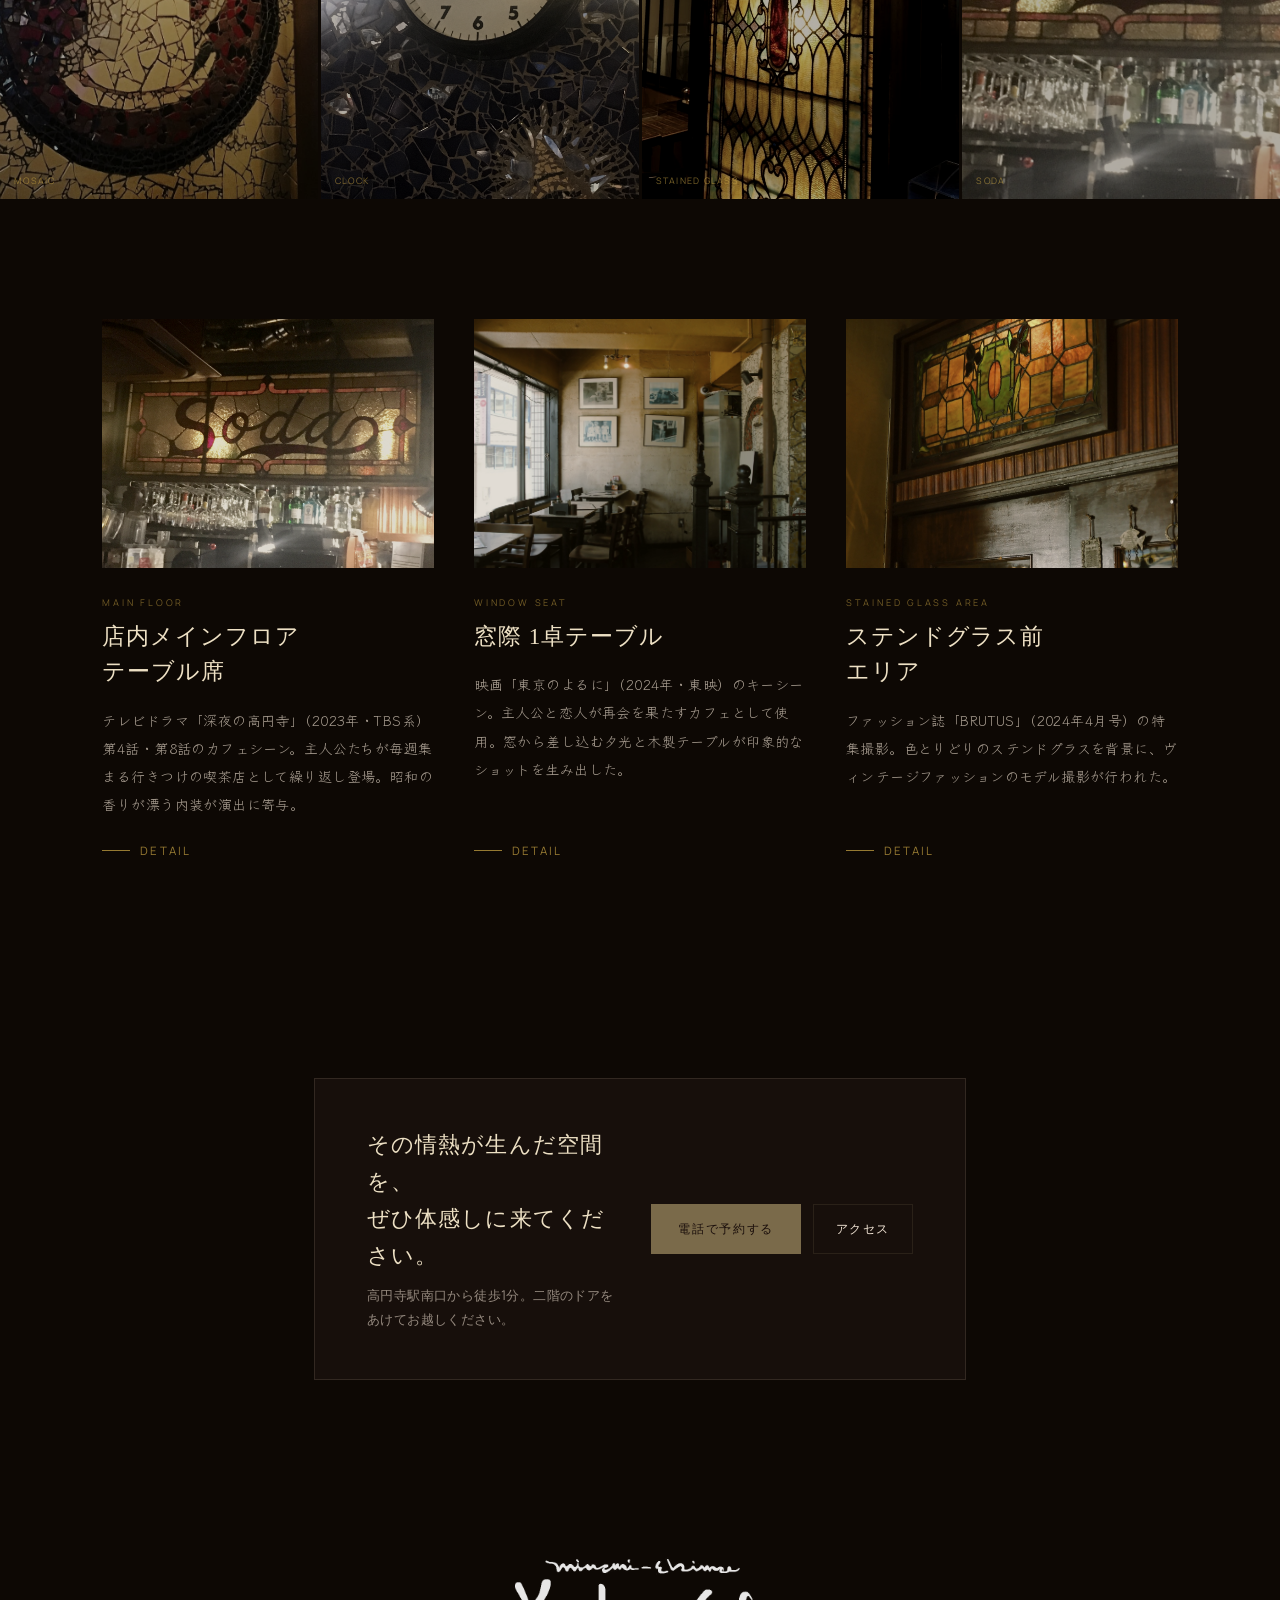
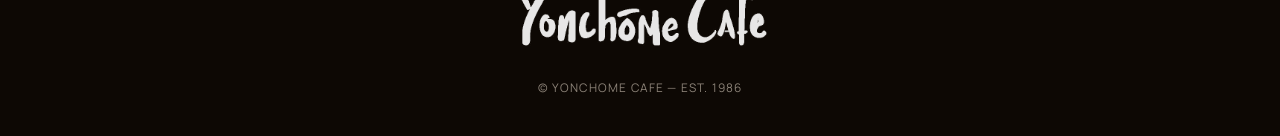
<file: yonchome-history.html>
<!DOCTYPE html>
<html lang="ja">
  <head>
    <meta charset="UTF-8" />
    <meta name="viewport" content="width=device-width, initial-scale=1.0" />
    <title>History | Yonchome Cafe</title>
    <meta name="description" content="1986年の創業から現在まで。高円寺Yonchome Cafeの歩みをご紹介します。" />
    <link rel="preconnect" href="https://fonts.googleapis.com" />
    <link rel="preconnect" href="https://fonts.gstatic.com" crossorigin />
    <link href="https://fonts.googleapis.com/css2?family=Manrope:wght@400;500;600&family=Zen+Kaku+Gothic+New:wght@500;700;900&family=Klee+One:wght@400;600&family=Zen+Old+Mincho:wght@400;700;900&family=Shippori+Mincho:wght@400;500;600;700;800&display=swap" rel="stylesheet" />
    <link rel="stylesheet" href="./styles.css" />
    <style>
      /* ── Grain ── */
      body::after {
        content: '';
        position: fixed;
        inset: 0;
        pointer-events: none;
        z-index: 9999;
        opacity: 0.035;
        background-image: url("data:image/svg+xml,%3Csvg xmlns='http://www.w3.org/2000/svg' width='200' height='200'%3E%3Cfilter id='n'%3E%3CfeTurbulence type='fractalNoise' baseFrequency='0.75' numOctaves='4' stitchTiles='stitch'/%3E%3C/filter%3E%3Crect width='200' height='200' filter='url(%23n)' opacity='1'/%3E%3C/svg%3E");
        background-size: 180px 180px;
      }

      /* ── Fade in ── */
      .fade {
        opacity: 0;
        transform: translateY(24px);
        transition:
          opacity 1s cubic-bezier(0.22, 1, 0.36, 1),
          transform 1s cubic-bezier(0.22, 1, 0.36, 1);
      }
      .fade.is-visible { opacity: 1; transform: translateY(0); }

      /* ── Hero: full-height, dramatic ── */
      .hero-section { padding-top: 0; }
      .photo-panel-hero { min-height: 100svh; }
      .hero-image {
        object-position: center 50%;
        filter: brightness(0.28) saturate(0.5) sepia(0.3) contrast(1.1);
      }
      .hero-copy {
        width: min(80vw, 860px);
        transform: translate(-50%, -50%);
      }
      .hero-eyebrow {
        display: block;
        font-family: var(--font-body);
        font-size: 0.62rem;
        letter-spacing: 0.38em;
        text-transform: uppercase;
        color: rgba(196, 160, 66, 0.65);
        margin-bottom: 28px;
      }
      .hero-main-title {
        font-family: 'Zen Old Mincho', serif;
        font-size: clamp(2.8rem, 7vw, 6.5rem);
        font-weight: 400;
        line-height: 1.12;
        letter-spacing: 0.06em;
        color: rgba(237, 224, 196, 0.92);
        margin: 0 0 28px;
      }
      .hero-main-title em {
        font-style: normal;
        display: block;
        font-size: 0.42em;
        letter-spacing: 0.18em;
        color: rgba(196, 160, 66, 0.75);
        margin-top: 14px;
      }
      .hero-scroll-hint {
        display: flex;
        align-items: center;
        gap: 14px;
        font-family: var(--font-body);
        font-size: 0.6rem;
        letter-spacing: 0.26em;
        text-transform: uppercase;
        color: rgba(196, 160, 66, 0.5);
        margin-top: 52px;
      }
      .hero-scroll-hint::before {
        content: '';
        display: block;
        width: 40px;
        height: 1px;
        background: rgba(196, 160, 66, 0.4);
      }

      /* ── Story wrapper ── */
      .story-wrapper {
        max-width: 780px;
        margin: 0 auto;
        padding: 0 clamp(24px, 5vw, 80px);
      }

      /* ── Scene: full width image ── */
      .scene-image {
        width: 100vw;
        margin-left: calc(50% - 50vw);
        position: relative;
        overflow: hidden;
      }
      .scene-image img {
        width: 100%;
        display: block;
        filter: brightness(0.6) saturate(0.7) sepia(0.22) contrast(1.08);
        transition: transform 1.2s cubic-bezier(0.22, 1, 0.36, 1);
      }
      .scene-image.tall img   { aspect-ratio: 16 / 9; object-fit: cover; }
      .scene-image.medium img { aspect-ratio: 21 / 9; object-fit: cover; }
      .scene-image.slim img   { aspect-ratio: 3 / 1; object-fit: cover; }
      .scene-image:hover img { transform: scale(1.02); }
      .scene-caption {
        position: absolute;
        bottom: 18px;
        right: 24px;
        color: rgba(196, 160, 66, 0.55);
        font-family: var(--font-body);
        font-size: 0.6rem;
        letter-spacing: 0.18em;
        text-transform: uppercase;
      }

      /* ── Scene: 2-col image grid ── */
      .scene-grid {
        width: 100vw;
        margin-left: calc(50% - 50vw);
        display: grid;
        grid-template-columns: 1fr 1fr;
        gap: 3px;
      }
      .scene-grid-item { overflow: hidden; position: relative; }
      .scene-grid-item img {
        width: 100%;
        aspect-ratio: 4 / 3;
        object-fit: cover;
        display: block;
        filter: brightness(0.65) saturate(0.72) sepia(0.2) contrast(1.06);
        transition: transform 1s cubic-bezier(0.22, 1, 0.36, 1);
      }
      .scene-grid-item:hover img { transform: scale(1.04); }
      .scene-grid-caption {
        position: absolute;
        bottom: 14px;
        left: 16px;
        color: rgba(196, 160, 66, 0.6);
        font-family: var(--font-body);
        font-size: 0.58rem;
        letter-spacing: 0.14em;
        text-transform: uppercase;
      }

      /* ── 3-col antique grid ── */
      .scene-grid-3 {
        width: 100vw;
        margin-left: calc(50% - 50vw);
        display: grid;
        grid-template-columns: 1fr 1fr 1fr;
        gap: 3px;
      }
      .scene-grid-3-item { overflow: hidden; position: relative; }
      .scene-grid-3-item img {
        width: 100%;
        aspect-ratio: 1 / 1;
        object-fit: cover;
        display: block;
        filter: brightness(0.72) saturate(0.78) sepia(0.16) contrast(1.06);
        transition: transform 0.9s cubic-bezier(0.22, 1, 0.36, 1), filter 0.6s ease;
      }
      .scene-grid-3-item:hover img {
        transform: scale(1.05);
        filter: brightness(0.82) saturate(0.88) sepia(0.1) contrast(1.04);
      }
      .scene-grid-3-caption {
        position: absolute;
        bottom: 12px;
        left: 14px;
        color: rgba(196, 160, 66, 0.65);
        font-family: var(--font-body);
        font-size: 0.58rem;
        letter-spacing: 0.15em;
        text-transform: uppercase;
        background: rgba(13, 8, 4, 0.45);
        padding: 3px 7px;
      }

      /* ── 4-col photo strip ── */
      .scene-strip {
        width: 100vw;
        margin-left: calc(50% - 50vw);
        display: grid;
        grid-template-columns: 1fr 1fr 1fr 1fr;
        gap: 3px;
      }
      .scene-strip-item { overflow: hidden; position: relative; }
      .scene-strip-item img {
        width: 100%;
        aspect-ratio: 3 / 4;
        object-fit: cover;
        display: block;
        filter: brightness(0.65) saturate(0.72) sepia(0.18) contrast(1.05);
        transition: transform 0.8s ease;
      }
      .scene-strip-item:hover img { transform: scale(1.04); }
      .scene-strip-caption {
        position: absolute;
        bottom: 12px;
        left: 14px;
        color: rgba(196, 160, 66, 0.6);
        font-family: var(--font-body);
        font-size: 0.56rem;
        letter-spacing: 0.14em;
        text-transform: uppercase;
      }

      /* ── Vertical spacers ── */
      .sp-xl  { height: 120px; }
      .sp-lg  { height: 88px; }
      .sp-md  { height: 64px; }
      .sp-sm  { height: 40px; }

      /* ── Chapter marker ── */
      .chapter-marker {
        display: flex;
        align-items: center;
        gap: 20px;
        margin-bottom: 40px;
      }
      .chapter-marker-num {
        font-family: var(--font-body);
        font-size: 0.6rem;
        letter-spacing: 0.3em;
        text-transform: uppercase;
        color: rgba(196, 160, 66, 0.5);
        flex-shrink: 0;
      }
      .chapter-marker-line {
        flex: 1;
        height: 1px;
        background: rgba(196, 160, 66, 0.2);
      }

      /* ── Chapter date (big) ── */
      .chapter-date-big {
        display: block;
        font-family: var(--font-body);
        font-size: clamp(3rem, 8vw, 7rem);
        font-weight: 600;
        letter-spacing: -0.04em;
        line-height: 0.9;
        color: transparent;
        -webkit-text-stroke: 1px rgba(196, 160, 66, 0.22);
        user-select: none;
        margin-bottom: 32px;
      }

      /* ── Chapter heading ── */
      .chapter-heading {
        font-family: 'Zen Old Mincho', serif;
        font-size: clamp(1.6rem, 4vw, 3rem);
        font-weight: 400;
        line-height: 1.4;
        letter-spacing: 0.04em;
        color: var(--text);
        margin: 0 0 36px;
      }

      /* ── Body text ── */
      .story-text {
        font-family: 'Klee One', serif;
        font-size: clamp(1rem, 1.5vw, 1.12rem);
        font-weight: 400;
        line-height: 2.4;
        letter-spacing: 0.05em;
        color: rgba(239, 226, 210, 0.8);
      }
      .story-text + .story-text { margin-top: 1.6em; }

      /* ── Pull quote ── */
      .pull-quote {
        margin: 52px 0;
        padding: 0 0 0 28px;
        border-left: 2px solid var(--accent);
        font-family: 'Zen Old Mincho', serif;
        font-size: clamp(1.2rem, 2.2vw, 1.7rem);
        font-weight: 400;
        line-height: 1.8;
        letter-spacing: 0.05em;
        color: var(--text);
      }
      .pull-quote em {
        font-style: normal;
        color: var(--accent);
      }

      /* ── Accent text (standalone quote) ── */
      .story-quote {
        display: block;
        margin: 48px auto;
        text-align: center;
        font-family: 'Zen Old Mincho', serif;
        font-size: clamp(1.3rem, 3vw, 2.2rem);
        font-weight: 400;
        line-height: 1.7;
        letter-spacing: 0.06em;
        color: var(--accent);
      }

      /* ── Inline note ── */
      .story-note {
        display: block;
        margin: 32px 0;
        padding: 16px 20px;
        border: 1px solid rgba(196, 160, 66, 0.18);
        font-family: var(--font-display);
        font-size: clamp(0.88rem, 1.2vw, 0.96rem);
        font-weight: 500;
        line-height: 2;
        letter-spacing: 0.04em;
        color: rgba(239, 226, 210, 0.65);
      }

      /* ── Closing ── */
      .story-closing {
        padding-top: 80px;
        border-top: 1px solid rgba(196, 160, 66, 0.15);
        margin-top: 80px;
      }
      .story-closing-title {
        font-family: 'Zen Old Mincho', serif;
        font-size: clamp(1.2rem, 2.5vw, 1.9rem);
        font-weight: 400;
        line-height: 1.75;
        letter-spacing: 0.05em;
        color: var(--text);
        margin: 0 0 24px;
      }
      .story-closing-en {
        display: block;
        margin-top: 18px;
        font-family: var(--font-body);
        font-size: 0.68rem;
        letter-spacing: 0.26em;
        text-transform: uppercase;
        color: rgba(196, 160, 66, 0.55);
      }

      /* ── CTA ── */
      .cta-wrap {
        padding: 100px clamp(24px, 5vw, 80px);
        max-width: 780px;
        margin: 0 auto;
      }
      .cta-inner {
        display: flex;
        align-items: center;
        justify-content: space-between;
        gap: 32px;
        padding: 48px 52px;
        border: 1px solid rgba(240, 216, 190, 0.12);
        background: rgba(34, 22, 18, 0.5);
      }
      .cta-text h3 {
        font-family: 'Zen Old Mincho', serif;
        font-size: clamp(1rem, 1.7vw, 1.38rem);
        font-weight: 400;
        letter-spacing: 0.05em;
        line-height: 1.7;
        color: var(--text);
      }
      .cta-text p {
        margin-top: 8px;
        color: rgba(239, 226, 210, 0.58);
        font-size: 0.84rem;
        line-height: 1.8;
        letter-spacing: 0.03em;
      }
      .cta-buttons { display: flex; gap: 12px; flex-shrink: 0; }
      .btn-accent {
        display: inline-flex;
        align-items: center;
        min-height: 50px;
        padding: 0 26px;
        background: var(--accent);
        border: 1px solid var(--accent);
        color: #1a0e0b;
        font-family: var(--font-body);
        font-size: 0.74rem;
        letter-spacing: 0.14em;
        text-transform: uppercase;
        white-space: nowrap;
      }

      /* ── Location grid ── */
      .location-section {
        max-width: min(92vw, 1260px);
        margin: 0 auto;
        padding: 0 clamp(20px, 4vw, 60px);
      }
      .location-grid {
        display: grid;
        grid-template-columns: repeat(3, 1fr);
        gap: 48px 40px;
      }
      .location-card { display: flex; flex-direction: column; }
      .location-card-photo {
        overflow: hidden;
        aspect-ratio: 4 / 3;
        margin-bottom: 28px;
      }
      .location-card-photo img {
        width: 100%;
        height: 100%;
        object-fit: cover;
        display: block;
        filter: brightness(0.82) saturate(0.78) sepia(0.14) contrast(1.06);
        transition: transform 0.9s cubic-bezier(0.22, 1, 0.36, 1), filter 0.6s ease;
      }
      .location-card:hover .location-card-photo img {
        transform: scale(1.04);
        filter: brightness(0.9) saturate(0.88) sepia(0.08) contrast(1.04);
      }
      .location-card-spot {
        display: block;
        font-family: var(--font-body);
        font-size: 0.58rem;
        letter-spacing: 0.3em;
        text-transform: uppercase;
        color: rgba(196, 160, 66, 0.55);
        margin-bottom: 10px;
      }
      .location-card-title {
        font-family: 'Zen Old Mincho', serif;
        font-size: clamp(1.1rem, 1.8vw, 1.45rem);
        font-weight: 400;
        line-height: 1.55;
        letter-spacing: 0.04em;
        color: var(--text);
        margin: 0 0 16px;
      }
      .location-card-text {
        font-family: 'Klee One', serif;
        font-size: clamp(0.88rem, 1.1vw, 0.96rem);
        line-height: 2;
        letter-spacing: 0.03em;
        color: rgba(239, 226, 210, 0.68);
        margin: 0 0 24px;
        flex: 1;
      }
      .location-card-detail {
        display: inline-flex;
        align-items: center;
        gap: 10px;
        font-family: var(--font-body);
        font-size: 0.72rem;
        letter-spacing: 0.18em;
        color: rgba(196, 160, 66, 0.75);
        text-transform: uppercase;
        transition: color 0.25s, gap 0.25s;
      }
      .location-card-detail::before {
        content: '';
        display: block;
        width: 28px;
        height: 1px;
        background: currentColor;
        transition: width 0.3s cubic-bezier(0.22, 1, 0.36, 1);
      }
      .location-card:hover .location-card-detail { color: var(--accent); gap: 14px; }
      .location-card:hover .location-card-detail::before { width: 40px; }

      /* ── Responsive ── */
      @media (max-width: 720px) {
        .location-grid { grid-template-columns: 1fr 1fr; gap: 36px 24px; }
      }
      @media (max-width: 480px) {
        .location-grid { grid-template-columns: 1fr; }
      }
      @media (max-width: 720px) {
        .scene-grid { grid-template-columns: 1fr; }
        .scene-grid-3 { grid-template-columns: 1fr 1fr; }
        .scene-strip { grid-template-columns: 1fr 1fr; }
        .scene-strip-item img { aspect-ratio: 1 / 1; }
        .cta-inner { flex-direction: column; align-items: flex-start; padding: 30px 22px; }
        .sp-xl { height: 80px; }
        .sp-lg { height: 60px; }
        .hero-main-title { font-size: clamp(2.2rem, 10vw, 4rem); }
        .pull-quote { margin: 36px 0; }
      }
    </style>
  </head>
  <body>
    <div class="page-loader" aria-hidden="true">
      <img class="loader-logo" src="./loader-logo.png" alt="" />
    </div>

    <header class="site-header">
      <a class="site-logo" href="./index.html" aria-label="Yonchome cafe — トップへ">
        <img src="./loader-logo.png" alt="" />
      </a>
      <nav class="site-nav" aria-label="Main navigation">
        <a class="nav-reserve" href="tel:0353771726">電話予約</a>
        <a class="nav-icon" href="https://x.com/yonchomecafe" aria-label="X (Twitter)" target="_blank" rel="noopener noreferrer">
          <svg viewBox="0 0 24 24" aria-hidden="true">
            <path d="M18.244 2.25h3.308l-7.227 8.26 8.502 11.24H16.17l-4.714-6.231-5.401 6.231H2.746l7.73-8.835L1.254 2.25H8.08l4.253 5.622L18.244 2.25zm-1.161 17.52h1.833L7.084 4.126H5.117L17.083 19.77z" fill="currentColor" />
          </svg>
        </a>
        <a class="nav-icon" href="https://www.instagram.com/yonchome_cafe/" aria-label="Instagram" target="_blank" rel="noopener noreferrer">
          <svg viewBox="0 0 24 24" aria-hidden="true">
            <path d="M7.5 3h9A4.5 4.5 0 0 1 21 7.5v9a4.5 4.5 0 0 1-4.5 4.5h-9A4.5 4.5 0 0 1 3 16.5v-9A4.5 4.5 0 0 1 7.5 3Zm0 1.5A3 3 0 0 0 4.5 7.5v9a3 3 0 0 0 3 3h9a3 3 0 0 0 3-3v-9a3 3 0 0 0-3-3h-9Zm9.75 1.125a1.125 1.125 0 1 1 0 2.25 1.125 1.125 0 0 1 0-2.25ZM12 7a5 5 0 1 1 0 10 5 5 0 0 1 0-10Zm0 1.5A3.5 3.5 0 1 0 12 15.5 3.5 3.5 0 0 0 12 8.5Z" fill="currentColor" />
          </svg>
        </a>
      </nav>
    </header>

    <main id="top">

      <!-- ═══════════════════ HERO ═══════════════════ -->
      <section class="hero-section">
        <div class="hero-media photo-panel photo-panel-hero">
          <img class="hero-image" src="./about-interior.jpg" alt="Yonchome Cafeの店内" />
        </div>
        <div class="hero-copy">
          <div class="hero-copy-inner">
            <span class="hero-eyebrow">Yonchome Cafe — Founding Story</span>
            <h1 class="hero-main-title">
              創業ストーリー
              <em>Since 1986 · Koenji, Tokyo</em>
            </h1>
            <span class="hero-scroll-hint">scroll to read</span>
          </div>
        </div>
      </section>

      <!-- ═══════════════════ STORY ═══════════════════ -->

      <div class="sp-xl"></div>

      <!-- ─── Chapter 1: Chaya ─── -->
      <div class="story-wrapper">
        <div class="chapter-marker fade">
          <span class="chapter-marker-num">Chapter I</span>
          <span class="chapter-marker-line"></span>
        </div>
        <span class="chapter-date-big fade">1986</span>
        <h2 class="chapter-heading fade">はじまりは「Chaya」</h2>
        <p class="story-text fade">
          1986年7月30日。現在の高円寺南四丁目に、一軒のカフェがオープンした。
        </p>
        <p class="story-text fade">
          その名は「Chaya」。昭和の時代としては珍しい、緑とターコイズブルーとベージュのソファー席を配置した、モダンで近未来的なカフェだった。
        </p>
        <div class="pull-quote fade">
          当時の高円寺ではかなり斬新な店で、<br />
          多くのお客様が訪れ、大盛況となった。
        </div>
      </div>

      <div class="sp-lg"></div>

      <div class="scene-image tall fade">
        <img src="./store-entrance.jpeg" alt="Yonchome Cafe 入口" loading="lazy" />
        <span class="scene-caption">Koenji South 4-chome — 1986.7.30 Open</span>
      </div>

      <div class="sp-xl"></div>

      <!-- ─── Chapter 2: New York ─── -->
      <div class="story-wrapper">
        <div class="chapter-marker fade">
          <span class="chapter-marker-num">Chapter II</span>
          <span class="chapter-marker-line"></span>
        </div>
        <h2 class="chapter-heading fade">ニューヨークへの憧れ</h2>
        <p class="story-text fade">
          しかし創業者の藤村誠さんには、心の中に別の夢があった。
        </p>
        <p class="story-text fade">
          大学卒業後に留学したニューヨーク。特にマンハッタンで見たカフェやダイナーの空気感が、忘れられなかった。
        </p>
        <p class="story-text fade">
          あのにぎわい、あの温かさ、あの自由な空気感——いつか高円寺で、あんな店を作りたい。そんな想いが日に日に強くなっていった。
        </p>
        <span class="story-quote fade">
          「いつか本当に<br />自分が好きな店を作りたい」
        </span>
      </div>

      <div class="sp-xl"></div>

      <!-- ─── Chapter 3: 決断 ─── -->
      <div class="scene-image slim fade">
        <img src="./interior-lamp.jpeg" alt="店内の照明" loading="lazy" />
        <span class="scene-caption">A dream of warmth and light</span>
      </div>

      <div class="sp-xl"></div>

      <div class="story-wrapper">
        <div class="chapter-marker fade">
          <span class="chapter-marker-num">Chapter III</span>
          <span class="chapter-marker-line"></span>
        </div>
        <h2 class="chapter-heading fade">人生最大の親子喧嘩</h2>
        <p class="story-text fade">
          オープンから約2年。順調だったChayaを見ながらも、誠さんは大きな決断をする。
        </p>
        <div class="pull-quote fade">
          <em>「店を全部作り直したい。」</em>
        </div>
        <p class="story-text fade">
          ニューヨークで買い付けたアンティーク家具、ステンドグラス、照明、ヴィンテージインテリア——それらを使い、マンハッタンのようなカフェを高円寺に作りたい。
        </p>
        <p class="story-text fade">
          当然、周囲は大反対。特にお父様とは激しく衝突した。あまりの反対に、生まれて初めての大喧嘩となり、殴られたそうです。
        </p>
        <span class="story-note fade">
          ニューヨークのようなカフェを高円寺に作りたいんだ！絶対にやる！！<br />
          ——なんで今のままで満足できないんだ！そんな無謀なこと、絶対に認めんぞ！！
        </span>
        <p class="story-text fade">
          それでも誠さんは諦めなかった。
        </p>
      </div>

      <div class="sp-lg"></div>

      <!-- Antique items label -->
      <div class="story-wrapper">
        <p class="fade" style="font-family:var(--font-body);font-size:0.62rem;letter-spacing:0.28em;text-transform:uppercase;color:rgba(196,160,66,0.5);margin:0 0 16px;">
          ニューヨークで買い付けた宝物たち
        </p>
      </div>

      <div class="sp-sm"></div>

      <div class="scene-grid-3 fade">
        <div class="scene-grid-3-item">
          <img src="./SODA.jpg" alt="Sodaのステンドグラス" loading="lazy" />
          <span class="scene-grid-3-caption">Soda stained glass</span>
        </div>
        <div class="scene-grid-3-item">
          <img src="./天井.jpg" alt="ニューヨーク製の天井装飾" loading="lazy" />
          <span class="scene-grid-3-caption">NY ceiling décor</span>
        </div>
        <div class="scene-grid-3-item">
          <img src="./LINE_ALBUM_Yonchome Cafe website_260618_4.jpg" alt="モザイクアートと照明" loading="lazy" />
          <span class="scene-grid-3-caption">Mosaic art</span>
        </div>
        <div class="scene-grid-3-item">
          <img src="./時計.jpg" alt="アンティーク時計" loading="lazy" />
          <span class="scene-grid-3-caption">Antique clock</span>
        </div>
        <div class="scene-grid-3-item">
          <img src="./ステンド.jpg" alt="モザイクステンドグラス窓" loading="lazy" />
          <span class="scene-grid-3-caption">Stained glass window</span>
        </div>
        <div class="scene-grid-3-item">
          <img src="./LINE_ALBUM_Yonchome Cafe website_260618_10.jpg" alt="アンティークランプ" loading="lazy" />
          <span class="scene-grid-3-caption">Antique lamp</span>
        </div>
      </div>

      <div class="sp-xl"></div>

      <!-- ─── Chapter 4: YonchoMe cafe ─── -->
      <div class="story-wrapper">
        <div class="chapter-marker fade">
          <span class="chapter-marker-num">Chapter IV</span>
          <span class="chapter-marker-line"></span>
        </div>
        <h2 class="chapter-heading fade">そして「Yonchome cafe」へ</h2>
        <p class="story-text fade">
          反対を押し切り、ニューヨークからインテリアを買い付ける。莫大な時間と費用をかけて運び込み、店内を全面改装。
        </p>
        <p class="story-text fade">
          こうして誕生したのが、高円寺南四丁目の「Yonchome cafe」だった。
        </p>
        <div class="pull-quote fade">
          店名は、店がある場所そのもの。<br />
          「高円寺南四丁目」への愛着から名付けられた。
        </div>
        <p class="story-text fade">
          今も店内には、創業者自ら選び抜いたアンティークやステンドグラスが息づいている。当時は無謀だと言われた挑戦だったかもしれない。それでも自分の「好き」を信じて貫いた結果、Yonchome cafeは高円寺を代表するカフェの一つとして、多くの人に愛され続けている。
        </p>

        <div class="story-closing fade">
          <p class="story-closing-title">
            40年という節目は、ゴールではなく、<br />また新しいスタートです。
          </p>
          <p class="story-text">
            これからもこの場所で、変わらない安心と、新しい時間を重ねていきたい。Yonchome cafeは、これからも街と人に寄り添う店であり続けます。
          </p>
          <span class="story-closing-en">Yonchome Cafe — Since 1986</span>
        </div>
      </div>

      <div class="sp-xl"></div>

      <!-- Final image strip -->
      <div class="scene-image medium fade">
        <img src="./about-interior.jpg" alt="現在のYonchome Cafe店内" loading="lazy" />
        <span class="scene-caption">Yonchome Cafe — Today</span>
      </div>

      <div class="sp-lg"></div>

      <div class="scene-strip fade">
        <div class="scene-strip-item">
          <img src="./interior-mosaic.jpg" alt="モザイク装飾" loading="lazy" />
          <span class="scene-strip-caption">mosaic</span>
        </div>
        <div class="scene-strip-item">
          <img src="./interior-clock.jpg" alt="アンティーク時計" loading="lazy" />
          <span class="scene-strip-caption">clock</span>
        </div>
        <div class="scene-strip-item">
          <img src="./interior-stainedglass.jpg" alt="ステンドグラス" loading="lazy" />
          <span class="scene-strip-caption">stained glass</span>
        </div>
        <div class="scene-strip-item">
          <img src="./interior-soda.jpg" alt="Sodaのステンドグラス" loading="lazy" />
          <span class="scene-strip-caption">soda</span>
        </div>
      </div>

      <!-- ═══════════════════ LOCATION ═══════════════════ -->
      <div class="sp-xl"></div>

      <div class="location-section">
        <div class="location-grid">

          <article class="location-card fade">
            <div class="location-card-photo">
              <img src="./interior-soda.jpg" alt="店内メインフロア テーブル席" loading="lazy" />
            </div>
            <span class="location-card-spot">Main Floor</span>
            <h3 class="location-card-title">店内メインフロア<br />テーブル席</h3>
            <p class="location-card-text">
              テレビドラマ「深夜の高円寺」（2023年・TBS系）第4話・第8話のカフェシーン。主人公たちが毎週集まる行きつけの喫茶店として繰り返し登場。昭和の香りが漂う内装が演出に寄与。
            </p>
            <a class="location-card-detail" href="#">Detail</a>
          </article>

          <article class="location-card fade" style="transition-delay: 0.1s;">
            <div class="location-card-photo">
              <img src="./１卓.jpg" alt="窓際1卓テーブル" loading="lazy" />
            </div>
            <span class="location-card-spot">Window Seat</span>
            <h3 class="location-card-title">窓際 1卓テーブル</h3>
            <p class="location-card-text">
              映画「東京のよるに」（2024年・東映）のキーシーン。主人公と恋人が再会を果たすカフェとして使用。窓から差し込む夕光と木製テーブルが印象的なショットを生み出した。
            </p>
            <a class="location-card-detail" href="#">Detail</a>
          </article>

          <article class="location-card fade" style="transition-delay: 0.2s;">
            <div class="location-card-photo">
              <img src="./ステンドドア.jpg" alt="ステンドグラス前エリア" loading="lazy" />
            </div>
            <span class="location-card-spot">Stained Glass Area</span>
            <h3 class="location-card-title">ステンドグラス前<br />エリア</h3>
            <p class="location-card-text">
              ファッション誌「BRUTUS」（2024年4月号）の特集撮影。色とりどりのステンドグラスを背景に、ヴィンテージファッションのモデル撮影が行われた。
            </p>
            <a class="location-card-detail" href="#">Detail</a>
          </article>

        </div>
      </div>

      <div class="sp-xl"></div>

      <!-- CTA -->
      <div class="cta-wrap fade">
        <div class="cta-inner">
          <div class="cta-text">
            <h3>その情熱が生んだ空間を、<br />ぜひ体感しに来てください。</h3>
            <p>高円寺駅南口から徒歩1分。二階のドアをあけてお越しください。</p>
          </div>
          <div class="cta-buttons">
            <a class="btn-accent" href="tel:0353771726">電話で予約する</a>
            <a class="btn-line" href="./index.html#info">アクセス</a>
          </div>
        </div>
      </div>

    </main>

    <footer class="site-footer section-shell">
      <img class="footer-logo" src="./loader-logo.png" alt="Yonchome Cafe" />
      <p>© Yonchome cafe — Est. 1986</p>
    </footer>

    <a class="float-reserve" href="tel:0353771726" aria-label="電話で予約する">電話で予約する</a>

    <script>
      /* ── Page loader ── */
      window.addEventListener('load', () => {
        const loader = document.querySelector('.page-loader');
        if (loader) {
          loader.style.transition = 'opacity 0.6s ease';
          loader.style.opacity = '0';
          setTimeout(() => loader.remove(), 700);
        }
      });

      /* ── Scroll fade-ins ── */
      const observer = new IntersectionObserver(
        (entries) => {
          entries.forEach((entry) => {
            if (entry.isIntersecting) {
              entry.target.classList.add('is-visible');
              observer.unobserve(entry.target);
            }
          });
        },
        { threshold: 0.06, rootMargin: '0px 0px -32px 0px' }
      );
      document.querySelectorAll('.fade').forEach((el) => observer.observe(el));
    </script>
  </body>
</html>
</file>
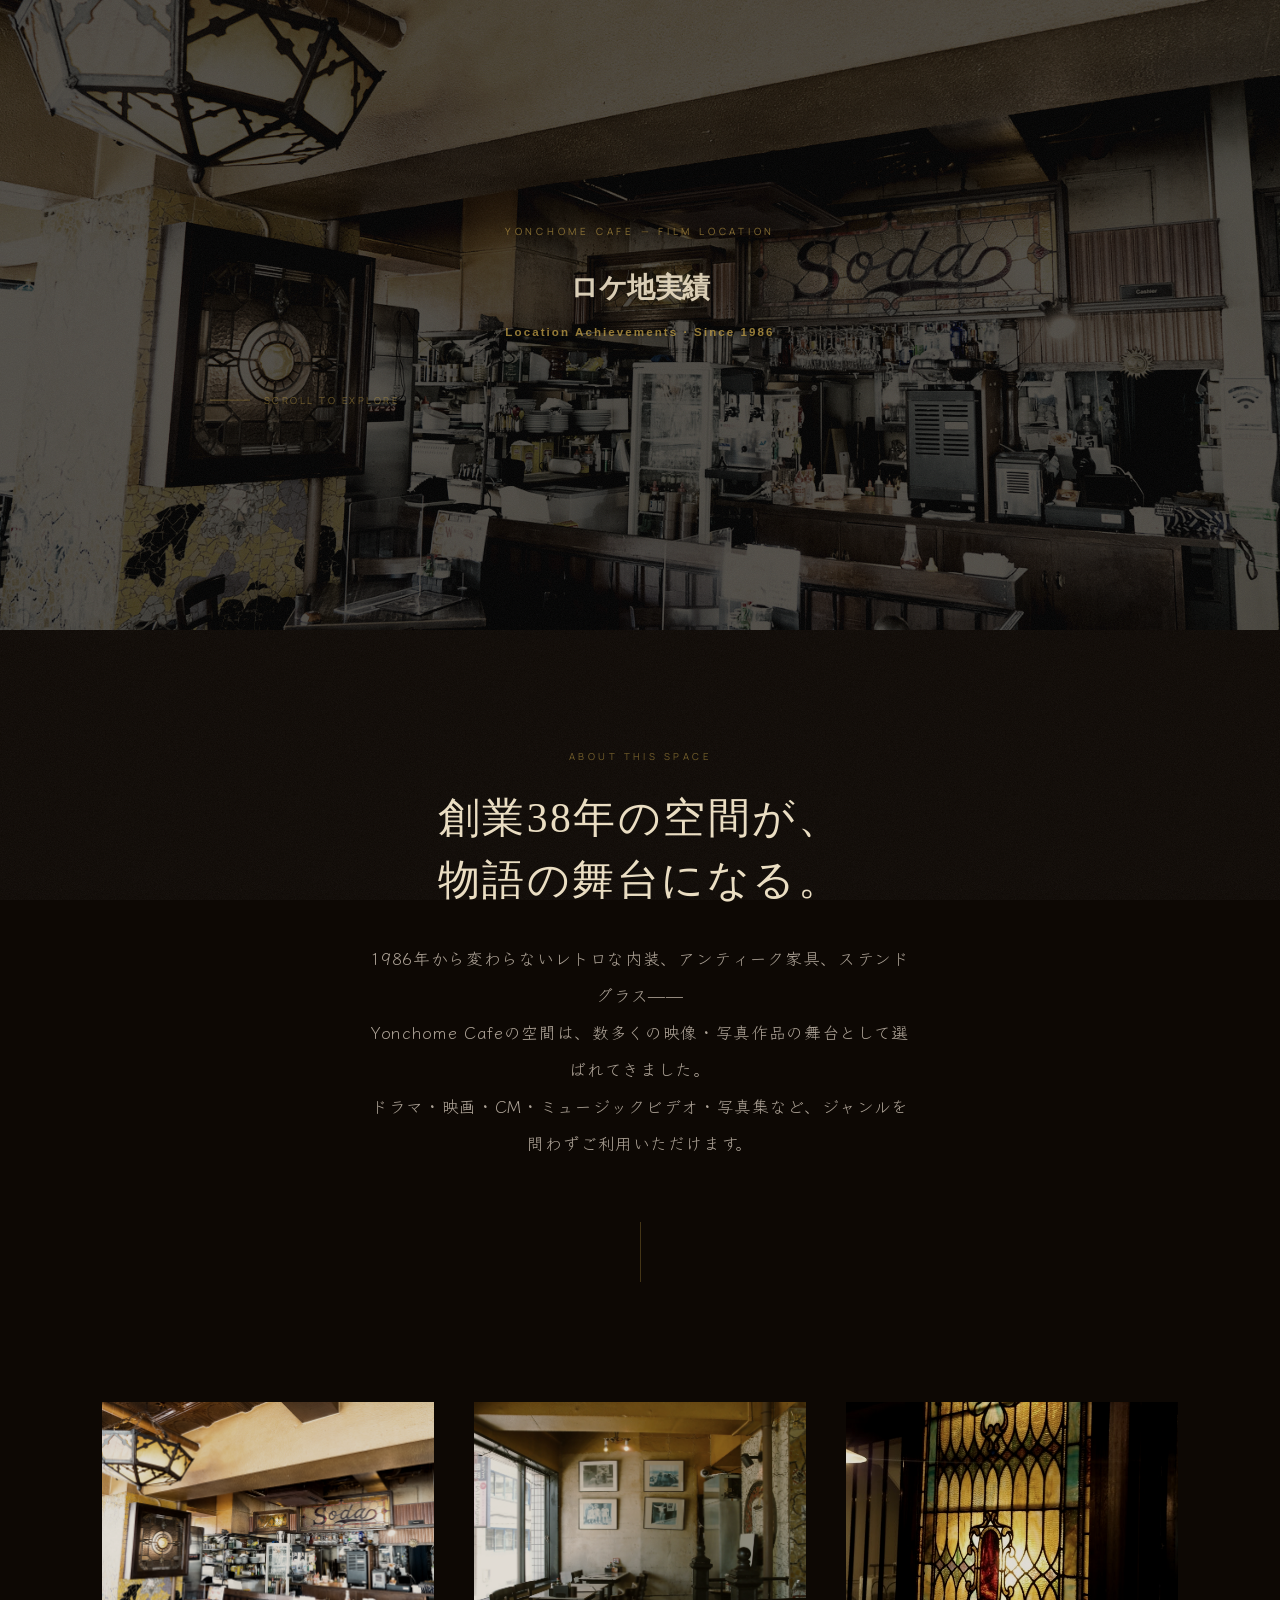
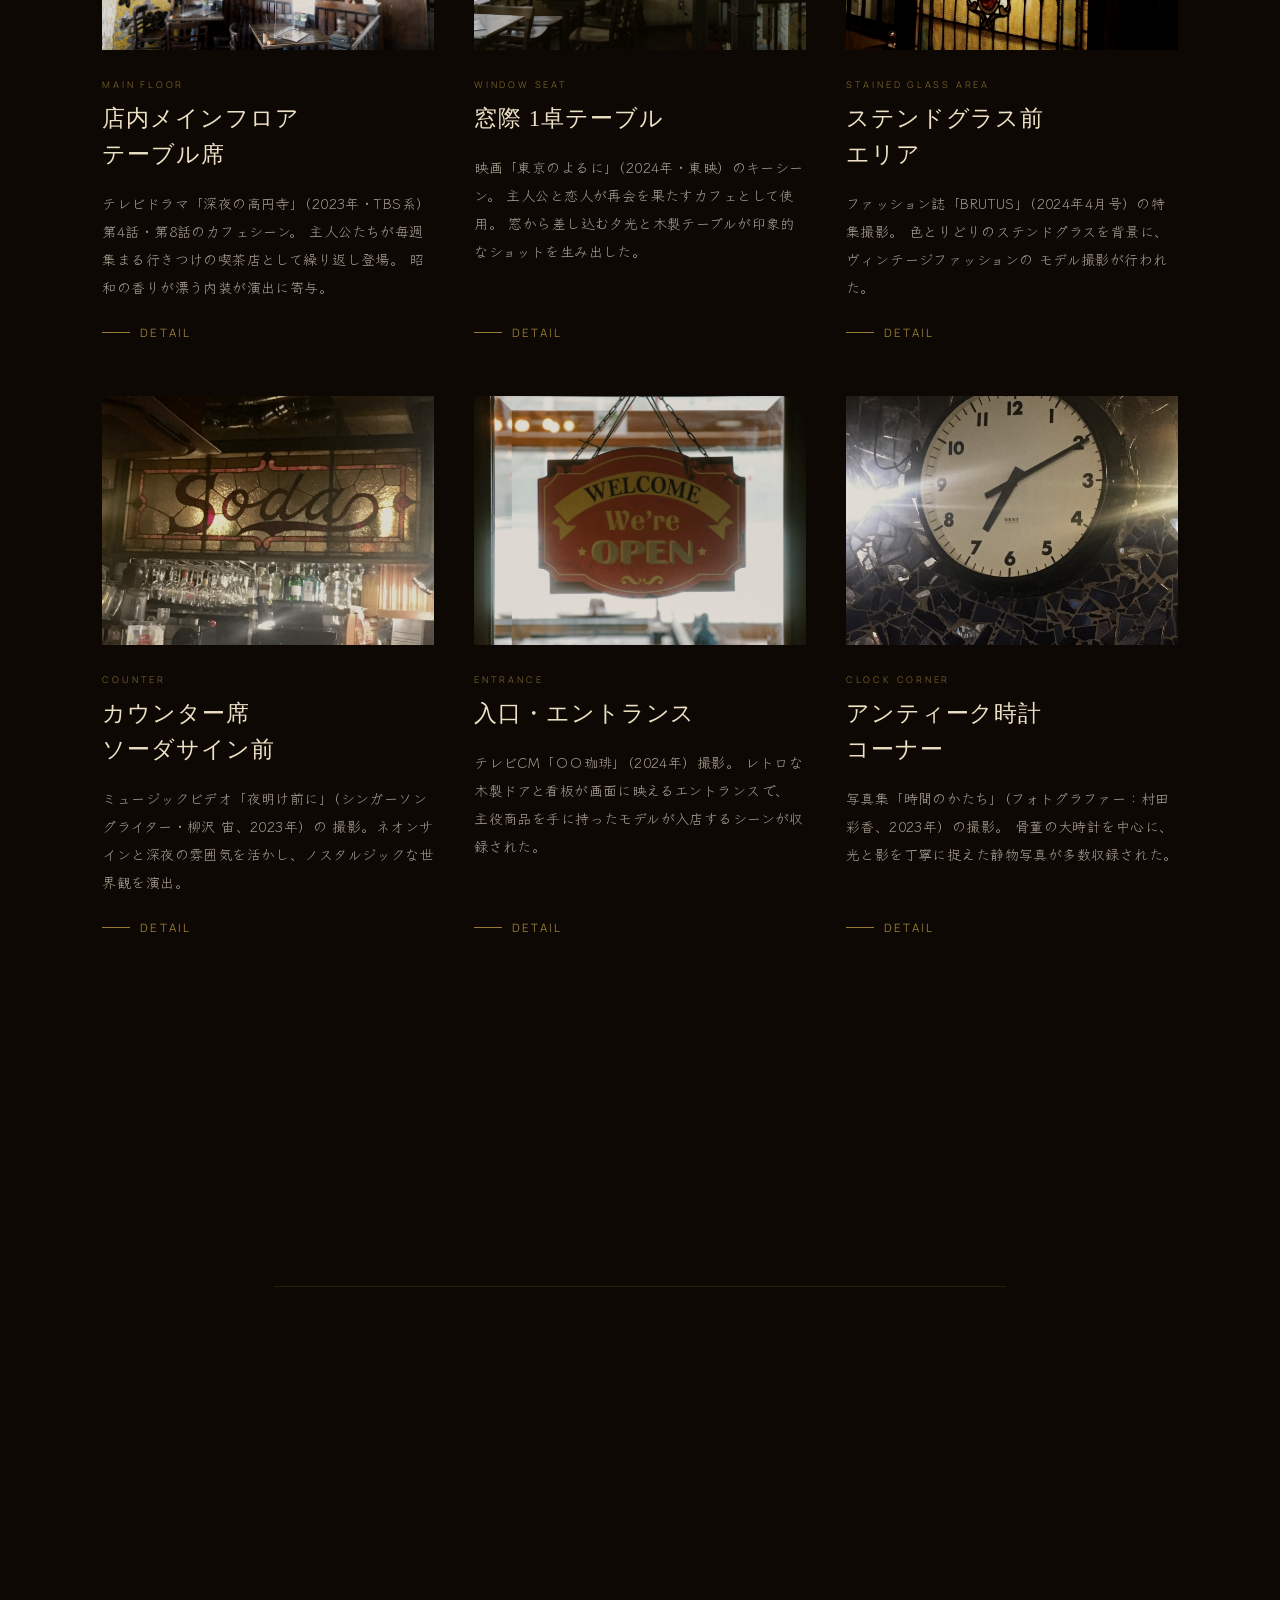
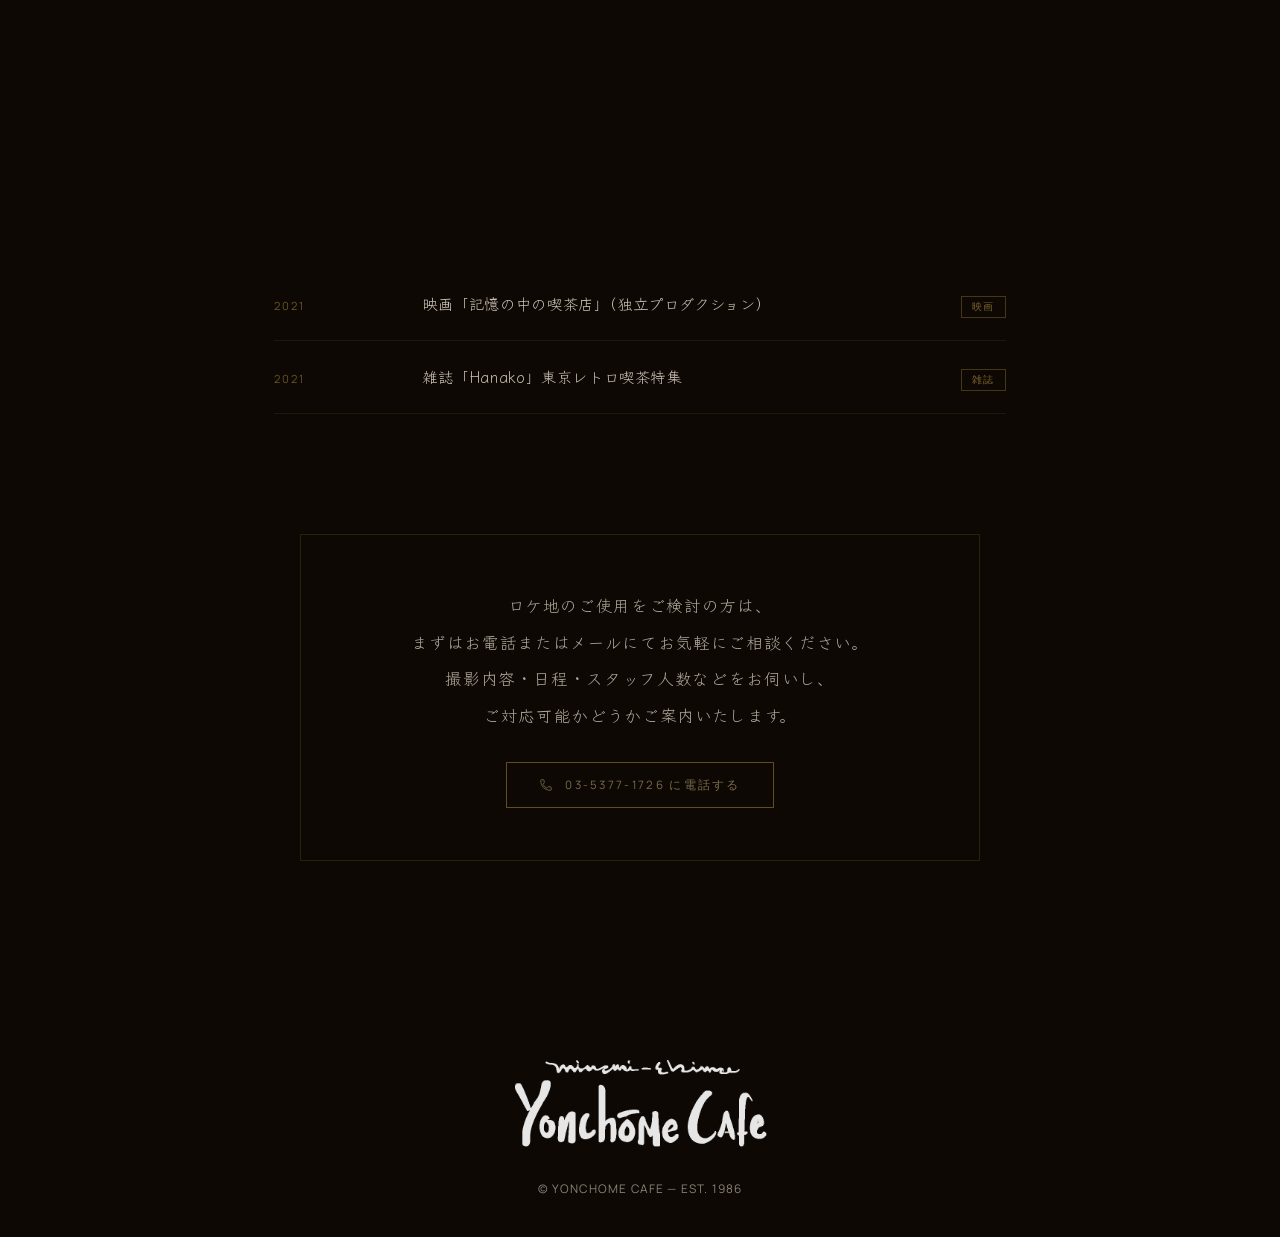
<file: yonchome-location.html>
<!DOCTYPE html>
<html lang="ja">
  <head>
    <meta charset="UTF-8" />
    <meta name="viewport" content="width=device-width, initial-scale=1.0" />
    <title>ロケ地実績 | Yonchome Cafe</title>
    <meta name="description" content="高円寺Yonchome Cafeのロケ地実績。ドラマ・映画・CM・ミュージックビデオなど、数多くの撮影に使用されてきた空間をご紹介します。" />
    <link rel="preconnect" href="https://fonts.googleapis.com" />
    <link rel="preconnect" href="https://fonts.gstatic.com" crossorigin />
    <link href="https://fonts.googleapis.com/css2?family=Manrope:wght@400;500;600&family=Zen+Kaku+Gothic+New:wght@500;700;900&family=Klee+One:wght@400;600&family=Zen+Old+Mincho:wght@400;700;900&family=Shippori+Mincho:wght@400;500;600;700;800&display=swap" rel="stylesheet" />
    <link rel="stylesheet" href="./styles.css" />
    <style>
      /* ── Grain ── */
      body::after {
        content: '';
        position: fixed;
        inset: 0;
        pointer-events: none;
        z-index: 9999;
        opacity: 0.035;
        background-image: url("data:image/svg+xml,%3Csvg xmlns='http://www.w3.org/2000/svg' width='200' height='200'%3E%3Cfilter id='n'%3E%3CfeTurbulence type='fractalNoise' baseFrequency='0.75' numOctaves='4' stitchTiles='stitch'/%3E%3C/filter%3E%3Crect width='200' height='200' filter='url(%23n)' opacity='1'/%3E%3C/svg%3E");
        background-size: 180px 180px;
      }

      /* ── Fade in ── */
      .fade {
        opacity: 0;
        transform: translateY(24px);
        transition:
          opacity 1s cubic-bezier(0.22, 1, 0.36, 1),
          transform 1s cubic-bezier(0.22, 1, 0.36, 1);
      }
      .fade.is-visible { opacity: 1; transform: translateY(0); }

      /* ── Hero ── */
      .hero-section { padding-top: 0; }
      .photo-panel-hero { min-height: 70svh; }
      .hero-image {
        object-position: center 55%;
        filter: brightness(0.3) saturate(0.55) sepia(0.28) contrast(1.1);
      }
      .hero-copy {
        width: min(80vw, 860px);
        transform: translate(-50%, -50%);
      }
      .hero-eyebrow {
        display: block;
        font-family: var(--font-body);
        font-size: 0.62rem;
        letter-spacing: 0.38em;
        text-transform: uppercase;
        color: rgba(196, 160, 66, 0.65);
        margin-bottom: 28px;
      }
      .hero-main-title {
        font-family: 'Zen Old Mincho', serif;
        font-size: clamp(2.8rem, 7vw, 6rem);
        font-weight: 400;
        line-height: 1.12;
        letter-spacing: 0.06em;
        color: rgba(237, 224, 196, 0.92);
        margin: 0 0 28px;
      }
      .hero-main-title em {
        font-style: normal;
        display: block;
        font-size: 0.42em;
        letter-spacing: 0.18em;
        color: rgba(196, 160, 66, 0.75);
        margin-top: 14px;
      }
      .hero-scroll-hint {
        display: flex;
        align-items: center;
        gap: 14px;
        font-family: var(--font-body);
        font-size: 0.6rem;
        letter-spacing: 0.26em;
        text-transform: uppercase;
        color: rgba(196, 160, 66, 0.5);
        margin-top: 52px;
      }
      .hero-scroll-hint::before {
        content: '';
        display: block;
        width: 40px;
        height: 1px;
        background: rgba(196, 160, 66, 0.4);
      }

      /* ── Section intro ── */
      .section-intro {
        max-width: 680px;
        margin: 0 auto;
        padding: 0 clamp(24px, 5vw, 80px);
        text-align: center;
      }
      .section-label {
        display: block;
        font-family: var(--font-body);
        font-size: 0.6rem;
        letter-spacing: 0.36em;
        text-transform: uppercase;
        color: rgba(196, 160, 66, 0.55);
        margin-bottom: 24px;
      }
      .section-heading {
        font-family: 'Zen Old Mincho', serif;
        font-size: clamp(1.6rem, 3.5vw, 2.6rem);
        font-weight: 400;
        line-height: 1.5;
        letter-spacing: 0.06em;
        color: var(--text);
        margin: 0 0 28px;
      }
      .section-desc {
        font-family: 'Klee One', serif;
        font-size: clamp(0.95rem, 1.4vw, 1.05rem);
        line-height: 2.2;
        letter-spacing: 0.04em;
        color: rgba(239, 226, 210, 0.72);
      }

      /* ── Divider ── */
      .divider {
        width: 1px;
        height: 60px;
        background: rgba(196, 160, 66, 0.3);
        margin: 0 auto;
      }

      /* ── Location grid ── */
      .location-grid-wrap {
        max-width: min(92vw, 1260px);
        margin: 0 auto;
        padding: 0 clamp(20px, 4vw, 60px);
      }
      .location-grid {
        display: grid;
        grid-template-columns: repeat(3, 1fr);
        gap: 56px 40px;
      }

      /* ── Location card ── */
      .location-card {
        display: flex;
        flex-direction: column;
      }
      .location-card-photo {
        overflow: hidden;
        aspect-ratio: 4 / 3;
        margin-bottom: 28px;
      }
      .location-card-photo img {
        width: 100%;
        height: 100%;
        object-fit: cover;
        display: block;
        filter: brightness(0.82) saturate(0.78) sepia(0.14) contrast(1.06);
        transition: transform 0.9s cubic-bezier(0.22, 1, 0.36, 1), filter 0.6s ease;
      }
      .location-card:hover .location-card-photo img {
        transform: scale(1.04);
        filter: brightness(0.9) saturate(0.88) sepia(0.08) contrast(1.04);
      }
      .location-card-spot {
        display: block;
        font-family: var(--font-body);
        font-size: 0.58rem;
        letter-spacing: 0.3em;
        text-transform: uppercase;
        color: rgba(196, 160, 66, 0.55);
        margin-bottom: 10px;
      }
      .location-card-title {
        font-family: 'Zen Old Mincho', serif;
        font-size: clamp(1.1rem, 1.8vw, 1.45rem);
        font-weight: 400;
        line-height: 1.55;
        letter-spacing: 0.04em;
        color: var(--text);
        margin: 0 0 16px;
      }
      .location-card-text {
        font-family: 'Klee One', serif;
        font-size: clamp(0.88rem, 1.1vw, 0.96rem);
        line-height: 2;
        letter-spacing: 0.03em;
        color: rgba(239, 226, 210, 0.68);
        margin: 0 0 24px;
        flex: 1;
      }
      .location-card-detail {
        display: inline-flex;
        align-items: center;
        gap: 10px;
        font-family: var(--font-body);
        font-size: 0.72rem;
        letter-spacing: 0.18em;
        color: rgba(196, 160, 66, 0.75);
        text-transform: uppercase;
        transition: color 0.25s, gap 0.25s;
      }
      .location-card-detail::before {
        content: '';
        display: block;
        width: 28px;
        height: 1px;
        background: currentColor;
        transition: width 0.3s cubic-bezier(0.22, 1, 0.36, 1);
      }
      .location-card:hover .location-card-detail {
        color: var(--accent);
        gap: 14px;
      }
      .location-card:hover .location-card-detail::before {
        width: 40px;
      }

      /* ── Credits list ── */
      .credits-wrap {
        max-width: 860px;
        margin: 0 auto;
        padding: 0 clamp(24px, 5vw, 80px);
      }
      .credits-heading {
        font-family: 'Zen Old Mincho', serif;
        font-size: clamp(1.2rem, 2vw, 1.7rem);
        font-weight: 400;
        letter-spacing: 0.06em;
        color: var(--text);
        margin: 0 0 48px;
      }
      .credits-list {
        list-style: none;
        padding: 0;
        margin: 0;
        border-top: 1px solid rgba(196, 160, 66, 0.15);
      }
      .credits-item {
        display: grid;
        grid-template-columns: 120px 1fr auto;
        gap: 0 28px;
        align-items: baseline;
        padding: 22px 0;
        border-bottom: 1px solid rgba(196, 160, 66, 0.1);
      }
      .credits-year {
        font-family: var(--font-body);
        font-size: 0.7rem;
        letter-spacing: 0.18em;
        color: rgba(196, 160, 66, 0.5);
        flex-shrink: 0;
      }
      .credits-title {
        font-family: 'Klee One', serif;
        font-size: clamp(0.9rem, 1.2vw, 1rem);
        line-height: 1.7;
        letter-spacing: 0.04em;
        color: rgba(239, 226, 210, 0.85);
      }
      .credits-tag {
        display: inline-block;
        padding: 3px 10px;
        border: 1px solid rgba(196, 160, 66, 0.3);
        font-family: var(--font-body);
        font-size: 0.6rem;
        letter-spacing: 0.16em;
        text-transform: uppercase;
        color: rgba(196, 160, 66, 0.6);
        white-space: nowrap;
      }

      /* ── Enquiry note ── */
      .enquiry-note {
        max-width: 680px;
        margin: 0 auto;
        padding: 52px clamp(24px, 5vw, 80px);
        border: 1px solid rgba(196, 160, 66, 0.15);
        text-align: center;
      }
      .enquiry-note p {
        font-family: 'Klee One', serif;
        font-size: clamp(0.95rem, 1.3vw, 1.05rem);
        line-height: 2.2;
        letter-spacing: 0.04em;
        color: rgba(239, 226, 210, 0.72);
        margin: 0 0 28px;
      }
      .btn-outline {
        display: inline-flex;
        align-items: center;
        gap: 12px;
        padding: 14px 32px;
        border: 1px solid rgba(196, 160, 66, 0.45);
        font-family: var(--font-body);
        font-size: 0.72rem;
        letter-spacing: 0.2em;
        text-transform: uppercase;
        color: var(--accent);
        transition: background 0.25s, color 0.25s;
      }
      .btn-outline:hover {
        background: rgba(196, 160, 66, 0.1);
      }

      /* ── Spacers ── */
      .sp-xl  { height: 120px; }
      .sp-lg  { height: 88px; }
      .sp-md  { height: 60px; }
      .sp-sm  { height: 40px; }

      /* ── Responsive ── */
      @media (max-width: 860px) {
        .location-grid { grid-template-columns: repeat(2, 1fr); }
      }
      @media (max-width: 560px) {
        .location-grid { grid-template-columns: 1fr; gap: 48px; }
        .credits-item { grid-template-columns: 80px 1fr; grid-template-rows: auto auto; }
        .credits-tag { grid-column: 2; margin-top: 6px; }
        .hero-main-title { font-size: clamp(2.2rem, 10vw, 4rem); }
      }
    </style>
  </head>
  <body>
    <div class="page-loader" aria-hidden="true">
      <img class="loader-logo" src="./loader-logo.png" alt="" />
    </div>

    <header class="site-header">
      <a class="site-logo" href="./index.html" aria-label="Yonchome cafe — トップへ">
        <img src="./loader-logo.png" alt="" />
      </a>
      <nav class="site-nav" aria-label="Main navigation">
        <a class="nav-reserve" href="tel:0353771726">電話予約</a>
        <a class="nav-icon" href="https://x.com/yonchomecafe" aria-label="X (Twitter)" target="_blank" rel="noopener noreferrer">
          <svg viewBox="0 0 24 24" aria-hidden="true">
            <path d="M18.244 2.25h3.308l-7.227 8.26 8.502 11.24H16.17l-4.714-6.231-5.401 6.231H2.746l7.73-8.835L1.254 2.25H8.08l4.253 5.622L18.244 2.25zm-1.161 17.52h1.833L7.084 4.126H5.117L17.083 19.77z" fill="currentColor" />
          </svg>
        </a>
        <a class="nav-icon" href="https://www.instagram.com/yonchome_cafe/" aria-label="Instagram" target="_blank" rel="noopener noreferrer">
          <svg viewBox="0 0 24 24" aria-hidden="true">
            <path d="M7.5 3h9A4.5 4.5 0 0 1 21 7.5v9a4.5 4.5 0 0 1-4.5 4.5h-9A4.5 4.5 0 0 1 3 16.5v-9A4.5 4.5 0 0 1 7.5 3Zm0 1.5A3 3 0 0 0 4.5 7.5v9a3 3 0 0 0 3 3h9a3 3 0 0 0 3-3v-9a3 3 0 0 0-3-3h-9Zm9.75 1.125a1.125 1.125 0 1 1 0 2.25 1.125 1.125 0 0 1 0-2.25ZM12 7a5 5 0 1 1 0 10 5 5 0 0 1 0-10Zm0 1.5A3.5 3.5 0 1 0 12 15.5 3.5 3.5 0 0 0 12 8.5Z" fill="currentColor" />
          </svg>
        </a>
      </nav>
    </header>

    <main id="top">

      <!-- ═══════════════════ HERO ═══════════════════ -->
      <section class="hero-section">
        <div class="hero-media photo-panel photo-panel-hero">
          <img class="hero-image" src="./about-interior.jpg" alt="Yonchome Cafeの店内" />
        </div>
        <div class="hero-copy">
          <div class="hero-copy-inner">
            <span class="hero-eyebrow">Yonchome Cafe — Film Location</span>
            <h1 class="hero-main-title">
              ロケ地実績
              <em>Location Achievements · Since 1986</em>
            </h1>
            <span class="hero-scroll-hint">scroll to explore</span>
          </div>
        </div>
      </section>

      <!-- ═══════════════════ INTRO ═══════════════════ -->
      <div class="sp-xl"></div>

      <div class="section-intro fade">
        <span class="section-label">About This Space</span>
        <h2 class="section-heading">創業38年の空間が、<br />物語の舞台になる。</h2>
        <p class="section-desc">
          1986年から変わらないレトロな内装、アンティーク家具、ステンドグラス——<br />
          Yonchome Cafeの空間は、数多くの映像・写真作品の舞台として選ばれてきました。<br />
          ドラマ・映画・CM・ミュージックビデオ・写真集など、ジャンルを問わずご利用いただけます。
        </p>
      </div>

      <div class="sp-md"></div>
      <div class="divider fade"></div>

      <!-- ═══════════════════ LOCATION GRID ═══════════════════ -->
      <div class="sp-xl"></div>

      <div class="location-grid-wrap">
        <div class="location-grid">

          <!-- Card 1 -->
          <article class="location-card fade">
            <div class="location-card-photo">
              <img src="./about-interior.jpg" alt="店内メインフロア テーブル席" loading="lazy" />
            </div>
            <span class="location-card-spot">Main Floor</span>
            <h3 class="location-card-title">店内メインフロア<br />テーブル席</h3>
            <p class="location-card-text">
              テレビドラマ「深夜の高円寺」（2023年・TBS系）第4話・第8話のカフェシーン。
              主人公たちが毎週集まる行きつけの喫茶店として繰り返し登場。
              昭和の香りが漂う内装が演出に寄与。
            </p>
            <a class="location-card-detail" href="#">Detail</a>
          </article>

          <!-- Card 2 -->
          <article class="location-card fade" style="transition-delay: 0.1s;">
            <div class="location-card-photo">
              <img src="./１卓.jpg" alt="窓際1卓テーブル" loading="lazy" />
            </div>
            <span class="location-card-spot">Window Seat</span>
            <h3 class="location-card-title">窓際 1卓テーブル</h3>
            <p class="location-card-text">
              映画「東京のよるに」（2024年・東映）のキーシーン。
              主人公と恋人が再会を果たすカフェとして使用。
              窓から差し込む夕光と木製テーブルが印象的なショットを生み出した。
            </p>
            <a class="location-card-detail" href="#">Detail</a>
          </article>

          <!-- Card 3 -->
          <article class="location-card fade" style="transition-delay: 0.2s;">
            <div class="location-card-photo">
              <img src="./interior-stainedglass.jpg" alt="ステンドグラス前エリア" loading="lazy" />
            </div>
            <span class="location-card-spot">Stained Glass Area</span>
            <h3 class="location-card-title">ステンドグラス前<br />エリア</h3>
            <p class="location-card-text">
              ファッション誌「BRUTUS」（2024年4月号）の特集撮影。
              色とりどりのステンドグラスを背景に、ヴィンテージファッションの
              モデル撮影が行われた。
            </p>
            <a class="location-card-detail" href="#">Detail</a>
          </article>

          <!-- Card 4 -->
          <article class="location-card fade" style="transition-delay: 0.05s;">
            <div class="location-card-photo">
              <img src="./interior-soda.jpg" alt="カウンター・ソーダサイン前" loading="lazy" />
            </div>
            <span class="location-card-spot">Counter</span>
            <h3 class="location-card-title">カウンター席<br />ソーダサイン前</h3>
            <p class="location-card-text">
              ミュージックビデオ「夜明け前に」（シンガーソングライター・柳沢 宙、2023年）の
              撮影。ネオンサインと深夜の雰囲気を活かし、ノスタルジックな世界観を演出。
            </p>
            <a class="location-card-detail" href="#">Detail</a>
          </article>

          <!-- Card 5 -->
          <article class="location-card fade" style="transition-delay: 0.15s;">
            <div class="location-card-photo">
              <img src="./入り口画像.jpg" alt="入口・エントランス" loading="lazy" />
            </div>
            <span class="location-card-spot">Entrance</span>
            <h3 class="location-card-title">入口・エントランス</h3>
            <p class="location-card-text">
              テレビCM「〇〇珈琲」（2024年）撮影。
              レトロな木製ドアと看板が画面に映えるエントランスで、
              主役商品を手に持ったモデルが入店するシーンが収録された。
            </p>
            <a class="location-card-detail" href="#">Detail</a>
          </article>

          <!-- Card 6 -->
          <article class="location-card fade" style="transition-delay: 0.25s;">
            <div class="location-card-photo">
              <img src="./interior-clock.jpg" alt="アンティーク時計エリア" loading="lazy" />
            </div>
            <span class="location-card-spot">Clock Corner</span>
            <h3 class="location-card-title">アンティーク時計<br />コーナー</h3>
            <p class="location-card-text">
              写真集「時間のかたち」（フォトグラファー：村田 彩香、2023年）の撮影。
              骨董の大時計を中心に、光と影を丁寧に捉えた静物写真が多数収録された。
            </p>
            <a class="location-card-detail" href="#">Detail</a>
          </article>

        </div>
      </div>

      <!-- ═══════════════════ CREDITS LIST ═══════════════════ -->
      <div class="sp-xl"></div>
      <div class="divider fade"></div>
      <div class="sp-lg"></div>

      <div class="credits-wrap">
        <h2 class="credits-heading fade">撮影実績一覧</h2>
        <ul class="credits-list">
          <li class="credits-item fade">
            <span class="credits-year">2024</span>
            <span class="credits-title">テレビCM「〇〇珈琲」30秒・15秒バージョン</span>
            <span class="credits-tag">CM</span>
          </li>
          <li class="credits-item fade">
            <span class="credits-year">2024</span>
            <span class="credits-title">映画「東京のよるに」（東映）</span>
            <span class="credits-tag">映画</span>
          </li>
          <li class="credits-item fade">
            <span class="credits-year">2024</span>
            <span class="credits-title">BRUTUS 4月号 ファッション特集</span>
            <span class="credits-tag">雑誌</span>
          </li>
          <li class="credits-item fade">
            <span class="credits-year">2023</span>
            <span class="credits-title">テレビドラマ「深夜の高円寺」（TBS系）全12話</span>
            <span class="credits-tag">ドラマ</span>
          </li>
          <li class="credits-item fade">
            <span class="credits-year">2023</span>
            <span class="credits-title">MV「夜明け前に」柳沢 宙</span>
            <span class="credits-tag">MV</span>
          </li>
          <li class="credits-item fade">
            <span class="credits-year">2023</span>
            <span class="credits-title">写真集「時間のかたち」村田 彩香</span>
            <span class="credits-tag">写真集</span>
          </li>
          <li class="credits-item fade">
            <span class="credits-year">2022</span>
            <span class="credits-title">テレビドラマ「恋と珈琲と高円寺」（テレビ朝日系）</span>
            <span class="credits-tag">ドラマ</span>
          </li>
          <li class="credits-item fade">
            <span class="credits-year">2022</span>
            <span class="credits-title">Webムービー「昭和に帰りたくて」（観光庁）</span>
            <span class="credits-tag">Web</span>
          </li>
          <li class="credits-item fade">
            <span class="credits-year">2021</span>
            <span class="credits-title">映画「記憶の中の喫茶店」（独立プロダクション）</span>
            <span class="credits-tag">映画</span>
          </li>
          <li class="credits-item fade">
            <span class="credits-year">2021</span>
            <span class="credits-title">雑誌「Hanako」東京レトロ喫茶特集</span>
            <span class="credits-tag">雑誌</span>
          </li>
        </ul>
      </div>

      <!-- ═══════════════════ ENQUIRY ═══════════════════ -->
      <div class="sp-xl"></div>

      <div class="location-grid-wrap">
        <div class="enquiry-note fade">
          <p>
            ロケ地のご使用をご検討の方は、<br />
            まずはお電話またはメールにてお気軽にご相談ください。<br />
            撮影内容・日程・スタッフ人数などをお伺いし、<br />
            ご対応可能かどうかご案内いたします。
          </p>
          <a class="btn-outline" href="tel:0353771726">
            <svg width="14" height="14" viewBox="0 0 24 24" fill="none" stroke="currentColor" stroke-width="1.5" aria-hidden="true">
              <path d="M6.62 10.79a15.053 15.053 0 0 0 6.59 6.59l2.2-2.2a1 1 0 0 1 1.01-.24c1.12.37 2.33.57 3.57.57a1 1 0 0 1 1 1V20a1 1 0 0 1-1 1C9.61 21 3 14.39 3 4a1 1 0 0 1 1-1h3.5a1 1 0 0 1 1 1c0 1.25.2 2.45.57 3.57a1 1 0 0 1-.25 1.02L6.62 10.79z"/>
            </svg>
            03-5377-1726 に電話する
          </a>
        </div>
      </div>

      <div class="sp-xl"></div>

    </main>

    <footer class="site-footer section-shell">
      <img class="footer-logo" src="./loader-logo.png" alt="Yonchome Cafe" />
      <p>© Yonchome cafe — Est. 1986</p>
    </footer>

    <a class="float-reserve" href="tel:0353771726" aria-label="電話で予約する">電話で予約する</a>

    <script>
      /* ── Page loader ── */
      window.addEventListener('load', () => {
        const loader = document.querySelector('.page-loader');
        if (loader) {
          loader.style.transition = 'opacity 0.6s ease';
          loader.style.opacity = '0';
          setTimeout(() => loader.remove(), 700);
        }
      });

      /* ── Scroll fade-ins ── */
      const observer = new IntersectionObserver(
        (entries) => {
          entries.forEach((entry) => {
            if (entry.isIntersecting) {
              entry.target.classList.add('is-visible');
              observer.unobserve(entry.target);
            }
          });
        },
        { threshold: 0.06, rootMargin: '0px 0px -32px 0px' }
      );
      document.querySelectorAll('.fade').forEach((el) => observer.observe(el));
    </script>
  </body>
</html>
</file>
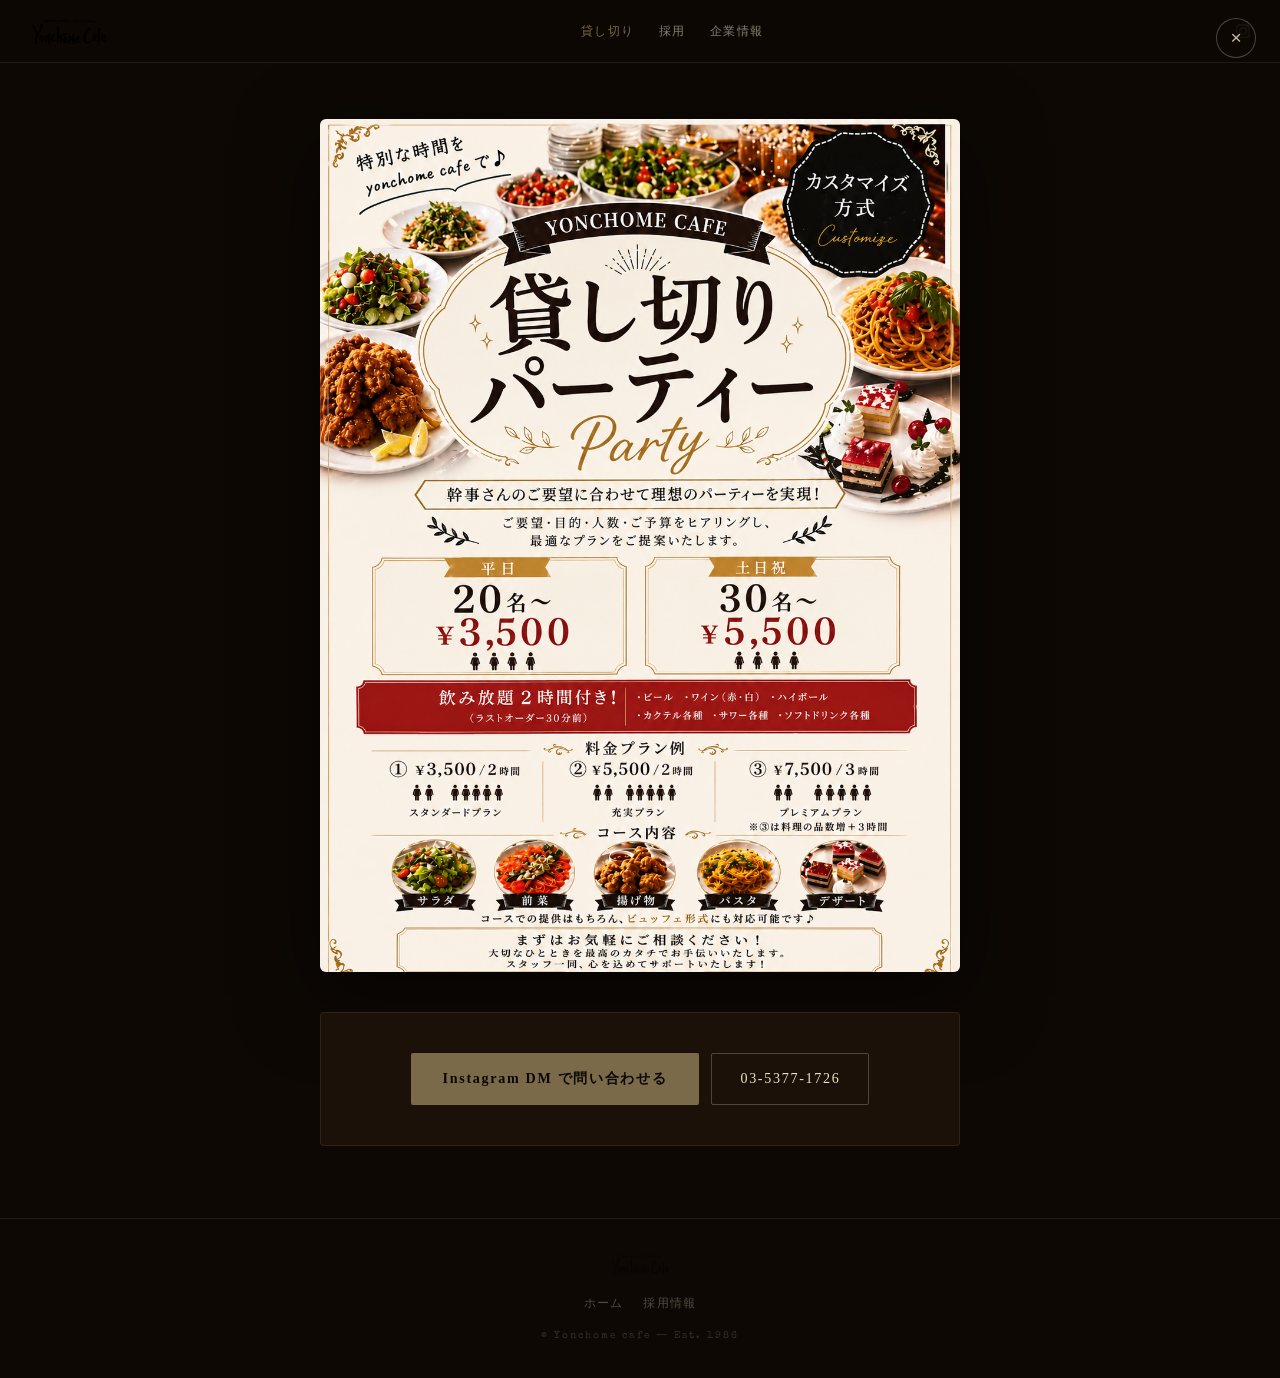
<file: yonchome-party.html>
<!DOCTYPE html>
<html lang="ja">
<head>
  <meta charset="UTF-8" />
  <meta name="viewport" content="width=device-width, initial-scale=1.0" />
  <title>貸し切りパーティー | Yonchome Cafe</title>
  <meta name="description" content="Yonchome Cafeの貸し切りパーティー。飲み放題付き3プラン。平日20名〜¥3,500、土日祝30名〜¥5,500。" />
  <link rel="preconnect" href="https://fonts.googleapis.com" />
  <link rel="preconnect" href="https://fonts.gstatic.com" crossorigin />
  <link href="https://fonts.googleapis.com/css2?family=Shippori+Mincho:wght@400;500;600&family=Special+Elite&display=swap" rel="stylesheet" />

  <style>
    *, *::before, *::after { box-sizing: border-box; margin: 0; padding: 0; }

    :root {
      --bg:     #0d0804;
      --panel:  #1c1108;
      --text:   #ede0c4;
      --muted:  rgba(237,224,196,0.55);
      --accent: #7a6a4a;
      --line:   rgba(122, 106, 74,0.2);
      --ff-jp:   'Shippori Mincho', serif;
      --ff-type: 'Special Elite', monospace;
    }

    html { scroll-behavior: smooth; }

    body {
      background: var(--bg);
      color: var(--text);
      font-family: var(--ff-jp);
      line-height: 1.8;
    }

    img { display: block; max-width: 100%; height: auto; }
    a { color: inherit; text-decoration: none; }

    /* ---- HEADER ---- */
    .site-header {
      position: sticky;
      top: 0;
      z-index: 100;
      display: flex;
      align-items: center;
      justify-content: space-between;
      padding: 14px 28px;
      background: rgba(13, 8, 4, 0.94);
      backdrop-filter: blur(12px);
      border-bottom: 1px solid var(--line);
    }

    .site-logo img {
      height: 34px;
      width: auto;
      opacity: 0.9;
    }

    .site-nav-links {
      display: flex;
      align-items: center;
      gap: 24px;
    }

    .site-nav-links a {
      font-family: var(--ff-jp);
      font-size: 0.78rem;
      letter-spacing: 0.12em;
      color: var(--muted);
      transition: color 0.2s;
    }
    .site-nav-links a:hover,
    .site-nav-links a[aria-current] { color: var(--accent); }

    .site-nav {
      display: flex;
      align-items: center;
      gap: 16px;
    }

    .nav-icon {
      display: flex;
      align-items: center;
      color: var(--muted);
      transition: color 0.2s;
    }
    .nav-icon:hover { color: var(--accent); }
    .nav-icon svg { width: 18px; height: 18px; }

    /* ---- BACK BUTTON ---- */
    .back-btn {
      position: fixed;
      top: 18px;
      right: 24px;
      z-index: 200;
      width: 40px;
      height: 40px;
      display: flex;
      align-items: center;
      justify-content: center;
      border: 1px solid rgba(237,224,196,0.28);
      background: rgba(13,8,4,0.88);
      color: rgba(237,224,196,0.85);
      font-size: 1.2rem;
      line-height: 1;
      border-radius: 50%;
      cursor: pointer;
      transition: border-color 0.2s, background 0.2s;
      text-decoration: none;
    }
    .back-btn:hover {
      border-color: var(--accent);
      background: rgba(30,18,8,0.96);
    }

    /* ---- MAIN ---- */
    .page-main {
      padding: 56px 20px 72px;
      display: flex;
      flex-direction: column;
      align-items: center;
      gap: 40px;
    }

    .flyer-wrap {
      width: 100%;
      max-width: 640px;
    }

    .flyer-wrap img {
      width: 100%;
      border-radius: 6px;
      box-shadow: 0 24px 80px rgba(0,0,0,0.6);
    }

    /* ---- CONTACT ---- */
    .contact-block {
      width: 100%;
      max-width: 640px;
      background: var(--panel);
      border: 1px solid var(--line);
      border-radius: 4px;
      padding: 40px 32px;
      text-align: center;
    }

    .contact-title {
      font-size: 1.05rem;
      font-weight: 600;
      letter-spacing: 0.12em;
      color: var(--text);
      margin-bottom: 8px;
    }

    .contact-sub {
      font-size: 0.82rem;
      color: var(--muted);
      letter-spacing: 0.08em;
      line-height: 2;
      margin-bottom: 28px;
    }

    .contact-btns {
      display: flex;
      justify-content: center;
      flex-wrap: wrap;
      gap: 12px;
    }

    .btn-primary {
      display: inline-flex;
      align-items: center;
      gap: 8px;
      padding: 13px 32px;
      background: var(--accent);
      color: var(--bg);
      font-family: var(--ff-jp);
      font-size: 0.88rem;
      font-weight: 600;
      letter-spacing: 0.12em;
      border-radius: 2px;
      transition: opacity 0.2s;
    }
    .btn-primary:hover { opacity: 0.82; }

    .btn-secondary {
      display: inline-flex;
      align-items: center;
      padding: 12px 28px;
      border: 1px solid rgba(237,224,196,0.25);
      color: var(--text);
      font-family: var(--ff-jp);
      font-size: 0.88rem;
      letter-spacing: 0.12em;
      border-radius: 2px;
      transition: border-color 0.2s;
    }
    .btn-secondary:hover { border-color: var(--accent); }

    /* ---- FOOTER ---- */
    .site-footer {
      background: var(--bg);
      border-top: 1px solid var(--line);
      padding: 32px 28px;
      text-align: center;
    }

    .footer-logo img {
      height: 26px;
      opacity: 0.4;
      filter: brightness(2) saturate(0);
      margin: 0 auto 16px;
    }

    .footer-links {
      display: flex;
      justify-content: center;
      gap: 20px;
      margin-bottom: 14px;
    }
    .footer-links a {
      font-size: 0.74rem;
      color: rgba(237,224,196,0.3);
      letter-spacing: 0.1em;
      transition: color 0.2s;
    }
    .footer-links a:hover { color: var(--accent); }

    .footer-copy {
      font-family: var(--ff-type);
      font-size: 0.62rem;
      color: rgba(237,224,196,0.18);
      letter-spacing: 0.2em;
    }

    @media (max-width: 600px) {
      .site-nav-links { display: none; }
      .page-main { padding: 40px 16px 56px; }
      .contact-block { padding: 32px 20px; }
    }
  </style>
</head>
<body>

  <button class="back-btn" onclick="history.back()" aria-label="前のページに戻る">&times;</button>

  <!-- HEADER -->
  <header class="site-header">
    <a class="site-logo" href="./index.html" aria-label="Yonchome cafe">
      <img src="./loader-logo.png" alt="Yonchome Cafe" />
    </a>
    <nav class="site-nav-links" aria-label="サブナビ">
      <a href="./yonchome-party.html" aria-current="true">貸し切り</a>
      <a href="./yonchome-recruit.html">採用</a>
      <a href="./company.html">企業情報</a>
    </nav>
    <nav class="site-nav" aria-label="SNS">
      <a class="nav-icon" href="https://www.instagram.com/yonchome_cafe/" aria-label="Instagram" target="_blank" rel="noopener noreferrer">
        <svg viewBox="0 0 24 24" aria-hidden="true">
          <path d="M7.5 3h9A4.5 4.5 0 0 1 21 7.5v9a4.5 4.5 0 0 1-4.5 4.5h-9A4.5 4.5 0 0 1 3 16.5v-9A4.5 4.5 0 0 1 7.5 3Zm0 1.5A3 3 0 0 0 4.5 7.5v9a3 3 0 0 0 3 3h9a3 3 0 0 0 3-3v-9a3 3 0 0 0-3-3h-9Zm9.75 1.125a1.125 1.125 0 1 1 0 2.25 1.125 1.125 0 0 1 0-2.25ZM12 7a5 5 0 1 1 0 10 5 5 0 0 1 0-10Zm0 1.5A3.5 3.5 0 1 0 12 15.5 3.5 3.5 0 0 0 12 8.5Z" fill="currentColor"/>
        </svg>
      </a>
    </nav>
  </header>

  <main class="page-main">

    <!-- フライヤー -->
    <div class="flyer-wrap">
      <img src="./party-flyer-new.png" alt="貸し切りパーティーメニュー表 — Yonchome Cafe" />
    </div>

    <!-- お問い合わせ -->
    <div class="contact-block">
      <div class="contact-btns">
        <a class="btn-primary" href="https://www.instagram.com/yonchome_cafe/" target="_blank" rel="noopener noreferrer">
          Instagram DM で問い合わせる
        </a>
        <a class="btn-secondary" href="tel:0353771726">
          03-5377-1726
        </a>
      </div>
    </div>

  </main>

  <!-- FOOTER -->
  <footer class="site-footer">
    <div class="footer-logo">
      <img src="./loader-logo.png" alt="Yonchome Cafe" />
    </div>
    <nav class="footer-links">
      <a href="./index.html">ホーム</a>
      <a href="./yonchome-recruit.html">採用情報</a>
    </nav>
    <p class="footer-copy">&copy; Yonchome cafe &mdash; Est. 1986</p>
  </footer>

</body>
</html>
</file>
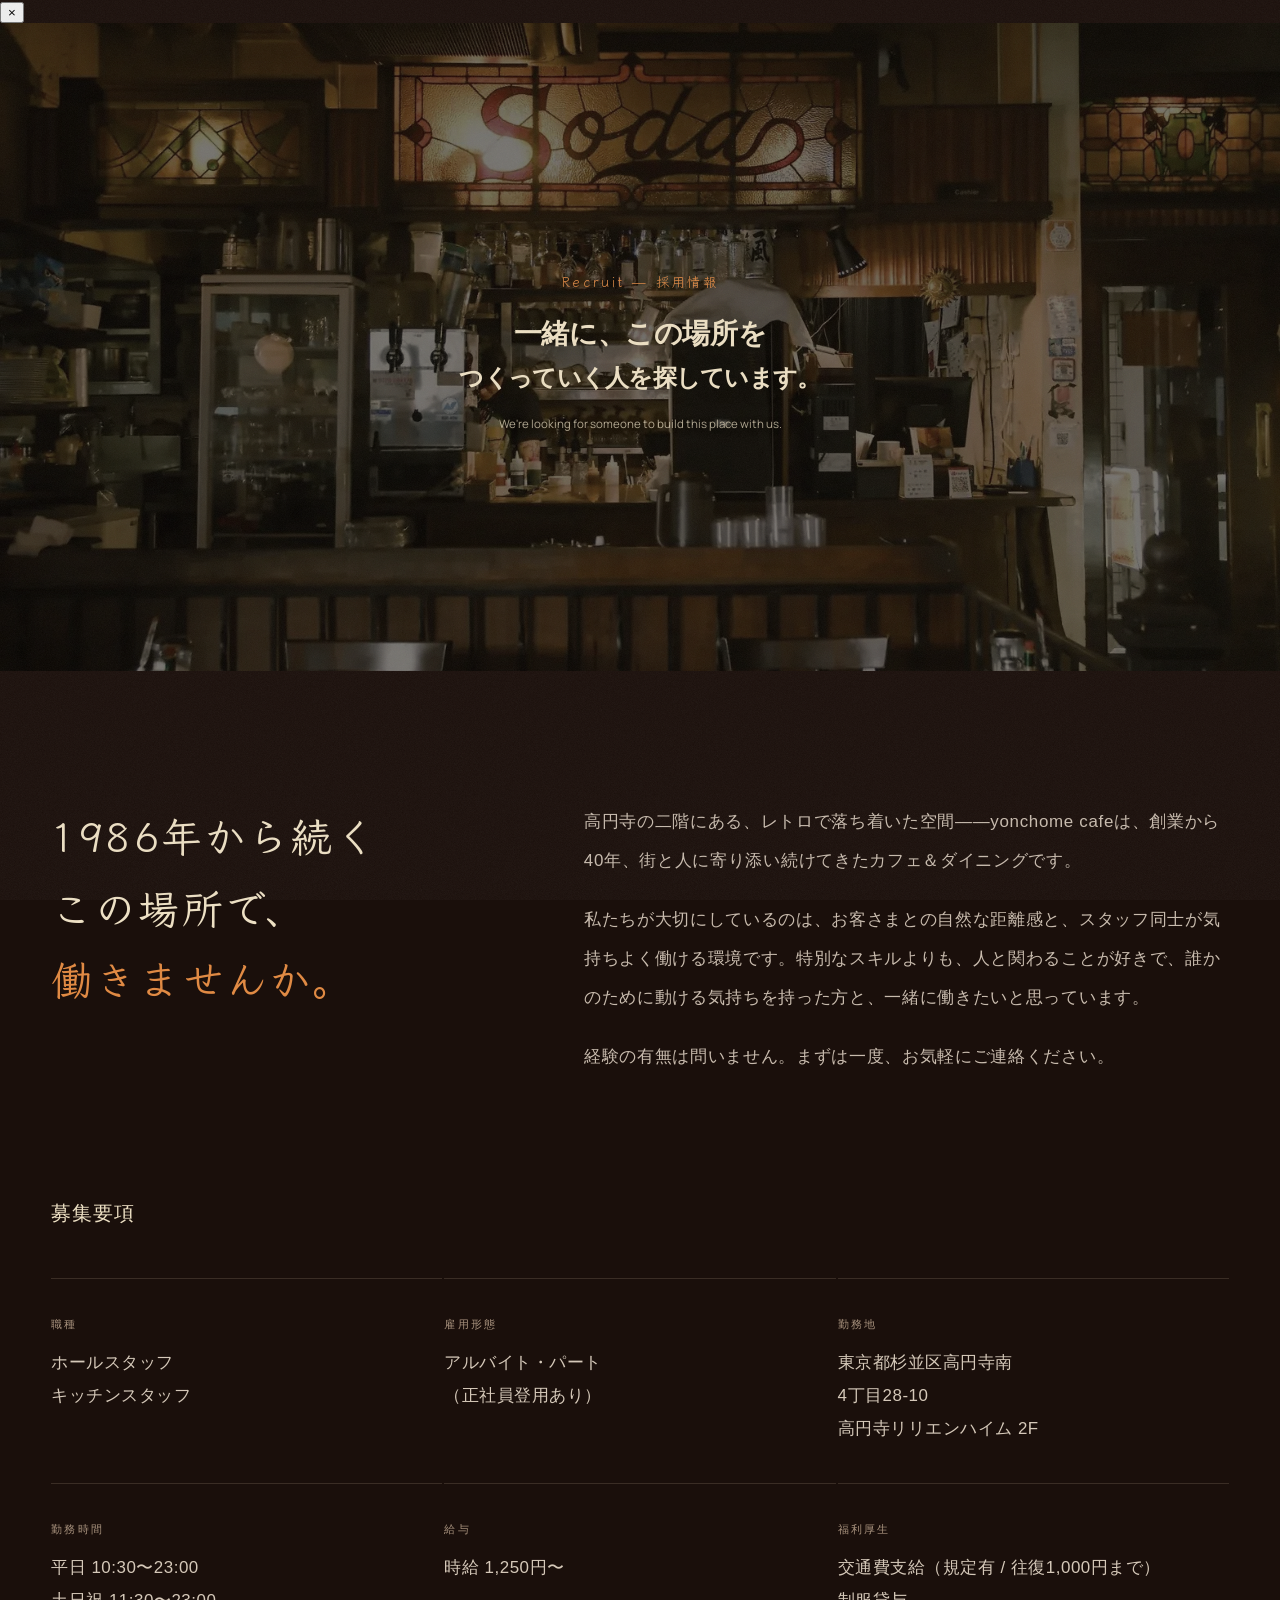
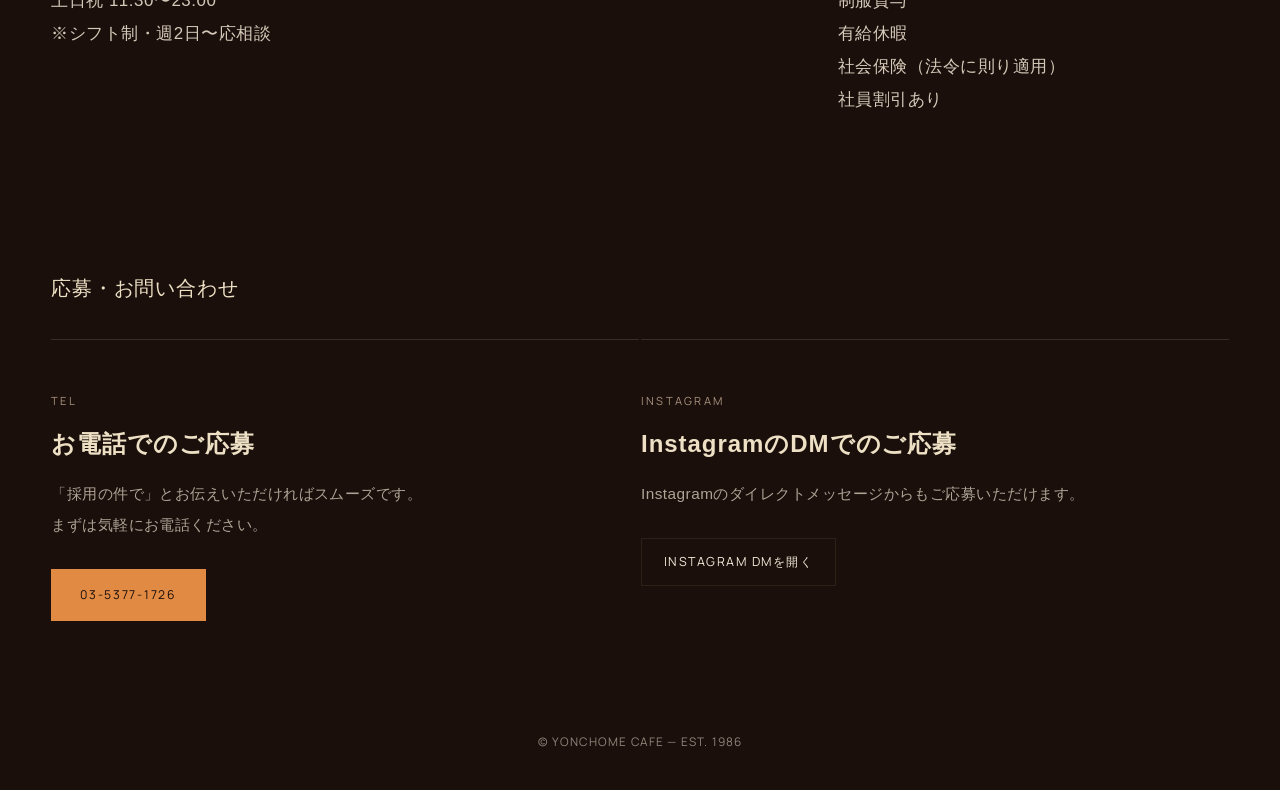
<file: yonchome-recruit.html>
<!DOCTYPE html>
<html lang="ja">
  <head>
    <meta charset="UTF-8" />
    <meta name="viewport" content="width=device-width, initial-scale=1.0" />
    <title>採用情報 | Yonchome Cafe</title>
    <meta name="description" content="Yonchome Cafeのスタッフ募集。高円寺の二階にあるレトロなカフェ＆ダイニングで、一緒に働きませんか。" />
    <link rel="preconnect" href="https://fonts.googleapis.com" />
    <link rel="preconnect" href="https://fonts.gstatic.com" crossorigin />
    <link href="https://fonts.googleapis.com/css2?family=Manrope:wght@400;500;600&family=Zen+Kaku+Gothic+New:wght@500;700;900&family=Klee+One:wght@400;600&display=swap" rel="stylesheet" />
    <link rel="stylesheet" href="./styles.css" />
    <style>
      /* ── Recruit page: pop override ── */
      :root {
        --bg: #1a0f0b;
        --accent: #e08a44;
      }

      body::after {
        content: '';
        position: fixed;
        inset: 0;
        pointer-events: none;
        z-index: 9999;
        opacity: 0.028;
        background-image: url("data:image/svg+xml,%3Csvg xmlns='http://www.w3.org/2000/svg' width='200' height='200'%3E%3Cfilter id='n'%3E%3CfeTurbulence type='fractalNoise' baseFrequency='0.75' numOctaves='4' stitchTiles='stitch'/%3E%3C/filter%3E%3Crect width='200' height='200' filter='url(%23n)' opacity='1'/%3E%3C/svg%3E");
        background-size: 180px 180px;
      }

      .hero-section {
        padding-top: 0;
      }

      .photo-panel-hero {
        min-height: 72svh;
      }

      .hero-image {
        object-position: center 50%;
        filter: brightness(0.44) saturate(0.7) sepia(0.14) contrast(1.02);
      }

      .hero-copy {
        width: min(72vw, 760px);
        transform: translate(-50%, -48%);
      }

      .page-kicker {
        display: inline-block;
        margin-bottom: 16px;
        padding: 5px 0;
        color: var(--accent);
        font-family: 'Klee One', var(--font-body);
        font-size: 0.84rem;
        letter-spacing: 0.2em;
      }

      /* ── Intro ── */

      .recruit-intro {
        padding-top: 128px;
      }

      .intro-layout {
        display: grid;
        grid-template-columns: 1fr 1.4fr;
        gap: 72px;
        align-items: start;
      }

      .intro-heading {
        font-family: 'Klee One', var(--font-display);
        font-size: clamp(1.7rem, 3.2vw, 2.8rem);
        font-weight: 600;
        line-height: 1.75;
        letter-spacing: 0.06em;
        color: var(--text);
      }

      .intro-heading em {
        font-style: normal;
        color: var(--accent);
      }

      .intro-body {
        padding-top: 4px;
      }

      .intro-body p {
        font-family: var(--font-display);
        font-size: clamp(0.95rem, 1.4vw, 1.06rem);
        font-weight: 500;
        line-height: 2.3;
        letter-spacing: 0.04em;
        color: rgba(239, 226, 210, 0.82);
      }

      .intro-body p + p {
        margin-top: 20px;
      }

      /* ── Culture Fit ── */

      .culture-section {
        padding-top: 120px;
      }

      .culture-grid {
        display: grid;
        grid-template-columns: 1fr;
        gap: 2px;
        margin-top: 48px;
        max-width: 680px;
      }

      .culture-card {
        padding: 48px 44px 52px;
        border-radius: 4px;
        background: rgba(38, 22, 14, 0.55);
      }

      .culture-card-good {
        background: rgba(60, 30, 12, 0.6);
      }

      .culture-card-ng {
        background: rgba(22, 14, 12, 0.4);
      }

      .culture-card-icon {
        display: flex;
        align-items: center;
        justify-content: center;
        width: 52px;
        height: 52px;
        margin-bottom: 24px;
      }

      .culture-card-good .culture-card-icon {
        opacity: 1;
      }

      .culture-card-icon svg {
        width: 26px;
        height: 26px;
      }

      .culture-card-title {
        font-family: 'Klee One', var(--font-display);
        font-size: clamp(1.12rem, 1.9vw, 1.38rem);
        font-weight: 600;
        letter-spacing: 0.05em;
        color: var(--text);
        margin-bottom: 28px;
      }

      .culture-card-good .culture-card-title {
        color: #f4dfc0;
      }

      .culture-card-ng .culture-card-title {
        color: rgba(239, 226, 210, 0.5);
      }

      .culture-list {
        list-style: none;
        padding: 0;
        display: flex;
        flex-direction: column;
        gap: 16px;
      }

      .culture-list li {
        display: flex;
        align-items: flex-start;
        gap: 14px;
        font-family: var(--font-display);
        font-size: clamp(0.98rem, 1.5vw, 1.1rem);
        font-weight: 700;
        line-height: 1.65;
        letter-spacing: 0.03em;
      }

      .culture-card-good .culture-list li {
        color: rgba(244, 230, 210, 0.92);
      }

      .culture-card-ng .culture-list li {
        color: rgba(239, 226, 210, 0.4);
      }

      .culture-list li::before {
        content: "";
        flex-shrink: 0;
        display: block;
        width: 5px;
        height: 5px;
        margin-top: 9px;
        border-radius: 999px;
      }

      .culture-card-good .culture-list li::before {
        background: var(--accent);
      }

      .culture-card-ng .culture-list li::before {
        background: rgba(239, 226, 210, 0.28);
      }

      /* ── Job details ── */

      .job-section {
        padding-top: 120px;
      }

      .job-grid {
        display: grid;
        grid-template-columns: repeat(3, 1fr);
        gap: 2px;
        margin-top: 48px;
      }

      .job-card {
        padding: 32px 0 36px;
        border-top: 1px solid rgba(240, 216, 190, 0.15);
      }

      .job-card-label {
        display: inline-block;
        margin-bottom: 14px;
        color: rgba(244, 217, 188, 0.65);
        font-family: var(--font-body);
        font-size: 0.7rem;
        letter-spacing: 0.2em;
        text-transform: uppercase;
      }

      .job-card-value {
        font-family: var(--font-display);
        font-size: clamp(0.96rem, 1.4vw, 1.06rem);
        font-weight: 500;
        line-height: 1.95;
        letter-spacing: 0.03em;
        color: rgba(239, 226, 210, 0.88);
      }

      /* ── Apply CTA ── */

      .apply-section {
        padding-top: 120px;
      }

      .apply-inner {
        display: grid;
        grid-template-columns: 1fr 1fr;
        gap: 2px;
      }

      .apply-card {
        padding: 48px 0;
        border-top: 1px solid rgba(240, 216, 190, 0.15);
      }

      .apply-card-label {
        display: inline-block;
        margin-bottom: 16px;
        color: rgba(244, 217, 188, 0.65);
        font-family: var(--font-body);
        font-size: 0.7rem;
        letter-spacing: 0.2em;
        text-transform: uppercase;
      }

      .apply-card h3 {
        font-family: var(--font-display);
        font-size: clamp(1.1rem, 2vw, 1.5rem);
        font-weight: 900;
        line-height: 1.65;
        letter-spacing: 0.04em;
        color: var(--text);
        margin-bottom: 16px;
      }

      .apply-card p {
        font-family: var(--font-display);
        font-size: 0.96rem;
        font-weight: 500;
        line-height: 2;
        letter-spacing: 0.03em;
        color: rgba(239, 226, 210, 0.7);
        margin-bottom: 28px;
      }

      .btn-accent {
        display: inline-flex;
        align-items: center;
        min-height: 52px;
        padding: 0 28px;
        background: var(--accent);
        border: 1px solid var(--accent);
        color: #1a0e0b;
        font-family: var(--font-body);
        font-size: 0.76rem;
        letter-spacing: 0.14em;
        text-transform: uppercase;
        white-space: nowrap;
      }

      .tel-large {
        display: block;
        margin-top: 8px;
        font-family: var(--font-body);
        font-size: clamp(1.4rem, 2.5vw, 2rem);
        font-weight: 600;
        letter-spacing: 0.06em;
        color: var(--text);
      }

      /* ── Responsive ── */

      @media (max-width: 1080px) {
        .intro-layout {
          grid-template-columns: 1fr;
          gap: 36px;
        }

        .job-grid {
          grid-template-columns: 1fr 1fr;
        }

        .apply-inner {
          grid-template-columns: 1fr;
        }
      }

      @media (max-width: 720px) {
        .hero-copy {
          width: min(90vw, 520px);
        }
        .photo-panel-hero {
          min-height: 52svh;
        }
        .recruit-intro {
          padding-top: 56px;
        }
        .culture-section,
        .job-section,
        .apply-section {
          padding-top: 72px;
        }

        .culture-grid {
          grid-template-columns: 1fr;
        }

        .culture-card {
          padding: 36px 28px 40px;
        }

        .job-grid {
          grid-template-columns: 1fr;
        }

        .apply-card {
          padding: 36px 28px;
        }
      }

      /* ── Illustration decorations ── */
      .deco-illus {
        position: absolute;
        overflow: hidden;
        pointer-events: none;
        user-select: none;
        z-index: 0;
      }
      .deco-illus img {
        display: block;
        filter: invert(1) sepia(0.5) saturate(2) hue-rotate(345deg);
        mix-blend-mode: screen;
        opacity: 0.13;
        object-fit: none;
      }
      .recruit-intro { position: relative; }
      .apply-section { position: relative; }
    </style>
  </head>
  <body>
    <div class="page-loader" aria-hidden="true" style="display:none;"></div>

  <button class="back-btn" onclick="location.href='./index.html?skip=1'" aria-label="前のページに戻る">&times;</button>

    <header class="site-header">
      <a class="site-logo" href="./index.html" aria-label="Yonchome cafe">
        <img src="./loader-logo.png" alt="" />
      </a>
      <nav class="site-nav" aria-label="Main navigation">
        <a class="nav-reserve" href="tel:0353771726">電話予約</a>
        <a class="nav-icon" href="https://x.com/yonchomecafe" aria-label="X (Twitter)" target="_blank" rel="noopener noreferrer">
          <svg viewBox="0 0 24 24" aria-hidden="true">
            <path d="M18.244 2.25h3.308l-7.227 8.26 8.502 11.24H16.17l-4.714-6.231-5.401 6.231H2.746l7.73-8.835L1.254 2.25H8.08l4.253 5.622L18.244 2.25zm-1.161 17.52h1.833L7.084 4.126H5.117L17.083 19.77z" fill="currentColor" />
          </svg>
        </a>
        <a class="nav-icon" href="https://www.instagram.com/yonchome_cafe/" aria-label="Instagram" target="_blank" rel="noopener noreferrer">
          <svg viewBox="0 0 24 24" aria-hidden="true">
            <path d="M7.5 3h9A4.5 4.5 0 0 1 21 7.5v9a4.5 4.5 0 0 1-4.5 4.5h-9A4.5 4.5 0 0 1 3 16.5v-9A4.5 4.5 0 0 1 7.5 3Zm0 1.5A3 3 0 0 0 4.5 7.5v9a3 3 0 0 0 3 3h9a3 3 0 0 0 3-3v-9a3 3 0 0 0-3-3h-9Zm9.75 1.125a1.125 1.125 0 1 1 0 2.25 1.125 1.125 0 0 1 0-2.25ZM12 7a5 5 0 1 1 0 10 5 5 0 0 1 0-10Zm0 1.5A3.5 3.5 0 1 0 12 15.5 3.5 3.5 0 0 0 12 8.5Z" fill="currentColor" />
          </svg>
        </a>
      </nav>
    </header>

    <main id="top">

      <!-- HERO -->
      <section class="hero-section">
        <div class="hero-media photo-panel photo-panel-hero">
          <img class="hero-image" src="./LINE_ALBUM_Yonchome Cafe website_260618_2.webp" alt="Yonchome Cafeの店内" />
        </div>
        <div class="hero-copy">
          <div class="hero-copy-inner">
            <span class="page-kicker">Recruit — 採用情報</span>
            <h1>
              一緒に、この場所を<br />
              <span class="hero-line-small">つくっていく人を探しています。</span>
            </h1>
            <p class="hero-en">
              We're looking for someone to build this place with us.
            </p>
          </div>
        </div>
      </section>

      <!-- INTRO -->
      <section class="recruit-intro section-shell" id="intro">
        <div class="intro-layout">
          <div>
            <h2 class="intro-heading">
              1986年から続く<br />
              この場所で、<br />
              <em>働きませんか。</em>
            </h2>
          </div>
          <div class="intro-body">
            <p>
              高円寺の二階にある、レトロで落ち着いた空間——yonchome cafeは、創業から40年、街と人に寄り添い続けてきたカフェ＆ダイニングです。
            </p>
            <p>
              私たちが大切にしているのは、お客さまとの自然な距離感と、スタッフ同士が気持ちよく働ける環境です。特別なスキルよりも、人と関わることが好きで、誰かのために動ける気持ちを持った方と、一緒に働きたいと思っています。
            </p>
            <p>
              経験の有無は問いません。まずは一度、お気軽にご連絡ください。
            </p>
          </div>
        </div>
      </section>

      <!-- JOB DETAILS -->
      <section class="job-section section-shell" id="details">
        <div class="section-head wide">
          <div class="lead-block">
            <p class="lead-ja">募集要項</p>
          </div>
        </div>

        <div class="job-grid">
          <div class="job-card">
            <span class="job-card-label">職種</span>
            <p class="job-card-value">ホールスタッフ<br />キッチンスタッフ</p>
          </div>
          <div class="job-card">
            <span class="job-card-label">雇用形態</span>
            <p class="job-card-value">アルバイト・パート<br />（正社員登用あり）</p>
          </div>
          <div class="job-card">
            <span class="job-card-label">勤務地</span>
            <p class="job-card-value">
              東京都杉並区高円寺南<br />4丁目28-10<br />高円寺リリエンハイム 2F
            </p>
          </div>
          <div class="job-card">
            <span class="job-card-label">勤務時間</span>
            <p class="job-card-value">
              平日 10:30〜23:00<br />
              土日祝 11:30〜23:00<br />
              ※シフト制・週2日〜応相談
            </p>
          </div>
          <div class="job-card">
            <span class="job-card-label">給与</span>
            <p class="job-card-value">
              時給 1,250円〜
            </p>
          </div>
          <div class="job-card">
            <span class="job-card-label">福利厚生</span>
            <p class="job-card-value">
              交通費支給（規定有 / 往復1,000円まで）<br />
              制服貸与<br />
              有給休暇<br />
              社会保険（法令に則り適用）<br />
              社員割引あり<br />
            </p>
          </div>
        </div>
      </section>

      <!-- APPLY -->
      <section class="apply-section section-shell" id="apply">
        <div class="section-head wide">
          <div class="lead-block">
            <p class="lead-ja">応募・お問い合わせ</p>
          </div>
        </div>

        <div class="apply-inner">
          <div class="apply-card">
            <span class="apply-card-label">Tel</span>
            <h3>お電話でのご応募</h3>
            <p>
              「採用の件で」とお伝えいただければスムーズです。<br />
              まずは気軽にお電話ください。
            </p>
            <a class="btn-accent" href="tel:0353771726">03-5377-1726</a>
          </div>
          <div class="apply-card">
            <span class="apply-card-label">Instagram</span>
            <h3>InstagramのDMでのご応募</h3>
            <p>
              Instagramのダイレクトメッセージからもご応募いただけます。
            </p>
            <a class="btn-line" href="https://www.instagram.com/yonchome_cafe/" target="_blank" rel="noopener noreferrer">Instagram DMを開く</a>
          </div>
        </div>
      </section>

    </main>

    <footer class="site-footer section-shell">
      <p>© Yonchome cafe — Est. 1986</p>
    </footer>

    <a class="float-reserve" href="tel:0353771726" aria-label="採用の問い合わせ">採用のお問い合わせ</a>

    <script>
      const floatReserve = document.querySelector(".float-reserve");
      const heroSection = document.querySelector(".hero-section");
      new IntersectionObserver(
        ([entry]) => floatReserve.classList.toggle("is-visible", !entry.isIntersecting),
        { threshold: 0.2 }
      ).observe(heroSection);
    </script>
  </body>
</html>
</file>
<file: styles.css>
:root {
  --bg: #0d0804;
  --bg-2: #160e06;
  --panel: #1c1108;
  --line: rgba(122, 106, 74, 0.2);
  --text: #ede0c4;
  --muted: rgba(237, 224, 196, 0.72);
  --accent: #7a6a4a;
  --shadow: 0 32px 80px rgba(0, 0, 0, 0.45);
  --content-width: min(92vw, 1320px);
  --font-display: "Zen Kaku Gothic New", "Helvetica Neue", Arial, sans-serif;
  --font-body: "Manrope", Arial, Helvetica, sans-serif;
}

* {
  box-sizing: border-box;
}

html {
  scroll-behavior: smooth;
  overflow-x: clip;
}

body {
  position: relative;
  margin: 0;
  overflow-x: clip;
  color: var(--text);
  font-family: var(--font-body);
  background: var(--bg);
}

/* ── Film grain overlay ── */
body::before {
  content: '';
  position: fixed;
  inset: 0;
  z-index: 9998;
  pointer-events: none;
  opacity: 0.055;
  background-image: url("data:image/svg+xml,<svg xmlns='http://www.w3.org/2000/svg' width='256' height='256'><filter id='g'><feTurbulence type='fractalNoise' baseFrequency='0.88' numOctaves='4' stitchTiles='stitch'/><feColorMatrix type='saturate' values='0'/></filter><rect width='256' height='256' filter='url(%23g)'/></svg>");
  background-size: 180px 180px;
}

/* ── Cinematic vignette ── */
body::after {
  content: '';
  position: fixed;
  inset: 0;
  z-index: 9997;
  pointer-events: none;
  background: radial-gradient(ellipse 90% 85% at 50% 50%, transparent 38%, rgba(0, 0, 0, 0.62) 100%);
}

a {
  color: inherit;
  text-decoration: none;
}

p,
h1,
h2,
h3,
ul {
  margin: 0;
}

img {
  display: block;
  max-width: 100%;
  filter: sepia(0.18) contrast(1.04) brightness(0.97);
}

.page-loader {
  position: fixed;
  inset: 0;
  z-index: 999;
  display: grid;
  place-items: center;
  background: #f4f1eb;
  animation: loader-fade 11s ease forwards;
}

.loader-inner {
  display: flex;
  flex-direction: column;
  align-items: center;
  gap: 20px;
}

.loader-logo {
  position: absolute;
  top: 50%;
  left: 50%;
  width: min(74vw, 560px);
  height: auto;
  filter: contrast(1.05);
  opacity: 0;
  animation: logoSoft 3.2s cubic-bezier(0.16, 1, 0.3, 1) 5.8s forwards;
}

@keyframes logoSoft {
  0%   { opacity: 0; transform: translate(-50%, -50%) scale(1.06); }
  100% { opacity: 1; transform: translate(-50%, -50%) scale(1); }
}

.loader-concept {
  font-family: 'Shippori Mincho', serif;
  font-size: clamp(1.1rem, 2.4vw, 1.45rem);
  font-weight: 500;
  letter-spacing: 0.22em;
  color: #2a1c10;
  margin: 0;
  display: flex;
  flex-direction: row-reverse;
  align-items: flex-start;
  gap: 1.8em;
  animation: conceptFadeOut 0.6s ease 5.4s forwards;
}

@keyframes conceptFadeOut {
  to { opacity: 0; pointer-events: none; }
}

.loader-line {
  writing-mode: vertical-rl;
  text-orientation: mixed;
  line-height: 2.2;
  max-height: 56vh;
}

.loader-concept .loader-line span {
  opacity: 0;
  transform: translateY(-6px);
  display: inline;
  animation: charDrop 1.8s cubic-bezier(0.16, 1, 0.3, 1) forwards;
}

@keyframes charDrop {
  to {
    opacity: 1;
    transform: translateY(0);
  }
}

@keyframes loader-concept-rise {
  0%   { opacity: 0; }
  30%, 70% { opacity: 1; }
  100% { opacity: 0; }
}


@keyframes loader-fade {
  0%,
  74% {
    opacity: 1;
    visibility: visible;
  }

  100% {
    opacity: 0;
    visibility: hidden;
    pointer-events: none;
  }
}

@keyframes logo-rise {
  0% {
    opacity: 0;
    transform: translateY(10px);
  }

  28%,
  72% {
    opacity: 1;
    transform: translateY(0);
  }

  100% {
    opacity: 0;
    transform: translateY(-6px);
  }
}

.section-shell {
  width: var(--content-width);
  margin: 0 auto;
}

.site-header {
  position: fixed;
  top: 0;
  left: 0;
  right: 0;
  z-index: 20;
  display: flex;
  align-items: center;
  justify-content: space-between;
  padding: 14px 32px;
  background: #110904;
  border-bottom: 1px solid rgba(122, 106, 74, 0.12);
  pointer-events: none;
  opacity: 0;
  transform: translateY(-100%);
  transition: opacity 0.5s ease, transform 0.5s cubic-bezier(0.22, 1, 0.36, 1);
}

.site-header.is-scrolled {
  opacity: 1;
  transform: translateY(0);
  pointer-events: auto;
}

.site-logo,
.site-nav,
.header-right {
  pointer-events: auto;
}

.site-logo,
.site-nav a,
.footer-nav a,
.reserve-button {
  font-family: var(--font-body);
  letter-spacing: 0.12em;
  text-transform: uppercase;
}

.site-logo {
  display: inline-flex;
  align-items: center;
  width: 190px;
}

.site-logo img {
  width: 100%;
  height: auto;
  filter: invert(1) sepia(0.08) saturate(0.55) brightness(1.12);
}

.header-right {
  display: flex;
  align-items: center;
  gap: 12px;
  pointer-events: auto;
}

.header-divider {
  width: 1px;
  height: 24px;
  background: rgba(240, 216, 190, 0.2);
  flex-shrink: 0;
}

.site-nav-links {
  display: flex;
  align-items: center;
  gap: 6px;
  pointer-events: auto;
}

.site-nav-links a {
  display: inline-flex;
  align-items: center;
  height: 34px;
  padding: 0 14px;
  font-family: var(--font-display);
  font-size: 0.78rem;
  font-weight: 500;
  letter-spacing: 0.08em;
  color: rgba(237, 218, 168, 0.8);
  border: 1px solid rgba(240, 216, 190, 0.22);
  background: rgba(255, 244, 226, 0.05);
  white-space: nowrap;
  transition: color 0.22s ease, background 0.22s ease, border-color 0.22s ease;
}

.site-nav-links a:hover {
  color: var(--text);
  background: rgba(122, 106, 74, 0.1);
  border-color: rgba(122, 106, 74, 0.45);
}

.site-nav {
  display: flex;
  gap: 10px;
  font-size: 0.72rem;
  color: rgba(239, 226, 210, 0.9);
}

.site-nav a {
  display: inline-flex;
  align-items: center;
  justify-content: center;
  min-height: 42px;
  padding: 0 16px;
}


.nav-icon {
  width: 50px;
  min-height: 42px;
  padding: 0;
  color: rgba(239, 226, 210, 0.7);
  transition: color 0.22s ease;
}

.nav-icon:hover {
  color: var(--accent);
}

.nav-icon svg {
  width: 21px;
  height: 21px;
  transition: color 0.22s ease, opacity 0.22s ease;
}

.nav-icon:hover svg {
  color: var(--accent);
  opacity: 1;
}

.hero-section {
  position: relative;
  padding-top: 0;
}

.hero-media {
  width: 100%;
  margin: 0;
}

.photo-panel {
  position: relative;
  overflow: hidden;
  background:
    linear-gradient(180deg, rgba(0, 0, 0, 0.14), rgba(0, 0, 0, 0.58)),
    radial-gradient(circle at 22% 24%, rgba(108, 66, 44, 0.18), transparent 18%),
    linear-gradient(135deg, #38241d 0%, #201512 44%, #120b09 100%);
}

.hero-image {
  position: absolute;
  inset: 0;
  width: 100%;
  height: 100%;
  object-fit: cover;
  object-position: center 46%;
  filter: brightness(0.58) saturate(0.78) sepia(0.22) contrast(1.06);
}

.store-image {
  position: absolute;
  inset: 0;
  width: 100%;
  height: 100%;
  object-fit: cover;
  object-position: center center;
  filter: brightness(0.8) saturate(0.88) contrast(0.98);
}

.store-image-food {
  object-position: center center;
  transform: scale(1.28);
  transform-origin: center center;
  filter: brightness(0.72) saturate(0.82) sepia(0.1) contrast(0.98);
}

.store-image-drink {
  filter: brightness(0.58) saturate(0.62) sepia(0.14) contrast(0.94);
}

.about-image {
  object-position: center center;
}

.interior-image {
  filter: brightness(0.6) saturate(0.82) sepia(0.22) contrast(1.06);
}

.interior-image-stained {
  object-position: center center;
  transform: scale(1.02);
  transform-origin: center center;
}

.interior-image-mosaic {
  filter: brightness(0.56) saturate(0.78) sepia(0.24) contrast(1.08);
}

.interior-image-lamp {
  filter: brightness(0.54) saturate(0.76) sepia(0.26) contrast(1.08);
}

.interior-image-clock {
  filter: brightness(0.52) saturate(0.72) sepia(0.24) contrast(1.08);
}

.interior-image-soda {
  filter: brightness(0.54) saturate(0.76) sepia(0.24) contrast(1.06);
}

.photo-copy {
  position: absolute;
  left: 28px;
  right: 28px;
  bottom: 26px;
  z-index: 1;
}

.photo-tag,
.section-title,
.info-grid span {
  display: inline-block;
  color: rgba(244, 217, 188, 0.72);
  font-family: var(--font-body);
  font-size: 0.74rem;
  letter-spacing: 0.16em;
  text-transform: uppercase;
}

.photo-copy p,
.lead-ja,
.lead-en,
.hero-en,
.info-grid p {
  line-height: 1.9;
}

.photo-copy p {
  margin-top: 10px;
  color: rgba(250, 240, 228, 0.86);
  font-size: 0.96rem;
}

.photo-panel-hero {
  min-height: 100svh;
}

/* ── Hero overlay logo ── */
.hero-overlay-logo {
  position: absolute;
  top: 28px;
  left: 36px;
  z-index: 10;
  width: 180px;
  pointer-events: none;
}

.hero-overlay-logo img {
  width: 100%;
  height: auto;
  filter: invert(1) sepia(0.08) saturate(0.55) brightness(1.12);
}

.hero-copy {
  position: absolute;
  left: 50%;
  top: 50%;
  width: min(62vw, 720px);
  text-align: center;
  transform: translate(-50%, -42%);
}

.hero-copy-inner {
  padding: 0;
}

.hero-logo {
  width: min(52vw, 560px);
  height: auto;
  margin: 0 auto 26px;
  filter: invert(1) sepia(0.08) saturate(0.55) brightness(1.12);
}

.hero-copy h1,
.section-head h2,
.store-text h3 {
  font-family: var(--font-body);
  letter-spacing: 0.08em;
}

.hero-copy h1 {
  font-family: var(--font-display);
  font-weight: 900;
  font-size: clamp(1.28rem, 2.15vw, 2rem);
  line-height: 1.58;
  letter-spacing: -0.015em;
  text-shadow: 0 2px 18px rgba(0, 0, 0, 0.28);
}

.hero-line-small {
  font-size: 0.88em;
  letter-spacing: -0.03em;
}

.hero-en {
  margin: 14px auto 0;
  color: var(--muted);
  max-width: 24rem;
  font-size: 0.72rem;
  line-height: 1.85;
  text-shadow: 0 2px 12px rgba(0, 0, 0, 0.24);
}

.about-section,
.store-section,
.news-section,
.info-section {
  padding-top: 128px;
}

.info-section.section-shell {
  width: 100%;
  padding-left: 4vw;
  padding-right: 4vw;
  box-sizing: border-box;
}

.split-layout {
  display: grid;
  grid-template-columns: 1.04fr 0.96fr;
  gap: 18px;
  align-items: center;
}

.split-layout.reverse {
  grid-template-columns: 0.96fr 1.04fr;
}

.photo-panel-about,
.photo-panel-dining {
  min-height: 540px;
}

.interior-gallery {
  display: grid;
  grid-template-columns: 1fr 1fr;
  gap: 24px 20px;
  align-items: start;
}

.interior-card {
  margin: 0;
  position: static;
  width: auto;
  padding: 0;
  background: transparent;
  box-shadow: none;
}

.interior-card-tall {
  transform: none;
}

.interior-photo {
  min-height: 220px;
}

.interior-photo-tall {
  aspect-ratio: 1 / 1;
  min-height: auto;
}

.interior-caption {
  padding: 10px 2px 0;
}

.interior-caption h3 {
  margin: 0;
  color: var(--text);
  font-family: var(--font-body);
  font-size: 1rem;
  font-weight: 600;
  letter-spacing: 0.04em;
  text-transform: uppercase;
}

.interior-caption p {
  margin: 6px 0 0;
  color: rgba(240, 226, 210, 0.76);
  font-size: 0.84rem;
  line-height: 1.65;
}

.interior-gallery .interior-card:nth-child(2) {
  transform: none;
}

.interior-gallery .interior-card:nth-child(3) {
  transform: none;
}

.interior-gallery .interior-card:nth-child(4) {
  transform: none;
}

.text-block {
  padding: 10px 0;
}

.section-head {
  margin-bottom: 10px;
}

.section-head.wide {
  display: grid;
  grid-template-columns: 220px minmax(0, 1fr);
  gap: 26px;
  align-items: start;
  margin-bottom: 34px;
}

.section-head h2 {
  font-weight: 500;
  font-size: clamp(2rem, 3.3vw, 2.8rem);
  letter-spacing: 0.02em;
}

.lead-block {
  max-width: 42rem;
}

.lead-ja {
  color: var(--text);
  font-family: var(--font-display);
  font-size: 1.28rem;
  font-weight: 500;
  letter-spacing: 0.04em;
  line-height: 1.6;
}

.lead-en {
  margin-top: 8px;
  color: var(--muted);
  font-family: var(--font-body);
  font-size: 0.86rem;
  letter-spacing: 0.03em;
}

.wrap-btn {
  margin-top: 14px;
}

.float-reserve {
  position: fixed;
  bottom: 28px;
  right: 28px;
  z-index: 200;
  display: inline-flex;
  align-items: center;
  min-height: 48px;
  padding: 0 22px;
  background: var(--accent);
  border: 1px solid var(--accent);
  color: #1a0e0b;
  font-family: var(--font-body);
  font-size: 0.72rem;
  letter-spacing: 0.12em;
  box-shadow: 0 8px 32px rgba(0, 0, 0, 0.45);
  opacity: 0;
  pointer-events: none;
  transform: translateY(10px);
  transition: opacity 0.35s ease, transform 0.35s ease;
}

.float-reserve.is-visible {
  opacity: 1;
  pointer-events: auto;
  transform: translateY(0);
}

.float-reserve:hover {
  opacity: 0.85;
}

.btn-line {
  display: inline-flex;
  align-items: center;
  min-height: 48px;
  padding: 0 22px;
  border: 1px solid var(--line);
  color: #f4e7d8;
  font-family: var(--font-body);
  font-size: 0.78rem;
  letter-spacing: 0.12em;
  text-transform: uppercase;
}

.store-list {
  display: grid;
  grid-template-columns: repeat(3, 1fr);
  gap: 20px;
}

.info-card-list {
  margin-top: 34px;
  gap: 18px;
}

.info-link-list {
  display: grid;
  border-top: 1px solid rgba(240, 216, 190, 0.13);
}

.info-link-list > button {
  position: relative;
  display: flex;
  align-items: center;
  width: 100%;
  min-height: 72px;
  padding: 18px 44px 18px 0;
  border-bottom: 1px solid rgba(240, 216, 190, 0.13);
  border-left: 0;
  border-right: 0;
  border-top: 0;
  color: rgba(242, 231, 218, 0.9);
  font-family: var(--font-display);
  font-size: clamp(0.98rem, 1.4vw, 1.16rem);
  font-weight: 700;
  letter-spacing: 0.06em;
  line-height: 1.6;
  text-align: left;
  text-decoration: underline;
  text-decoration-thickness: 1px;
  text-underline-offset: 5px;
  background: transparent;
  cursor: pointer;
}

.info-link-list > button::after {
  position: absolute;
  right: 4px;
  top: 50%;
  display: grid;
  width: 22px;
  height: 22px;
  place-items: center;
  border: 1px solid rgba(242, 231, 218, 0.74);
  border-radius: 999px;
  color: rgba(242, 231, 218, 0.86);
  font-family: var(--font-body);
  font-size: 0.72rem;
  line-height: 1;
  content: ">";
  transform: translateY(-50%);
}

.info-link-list > button:hover {
  color: #fff3e4;
}

.info-accordion-item {
  border-bottom: 1px solid rgba(240, 216, 190, 0.13);
}

.info-accordion-toggle {
  position: relative;
  display: flex;
  align-items: center;
  justify-content: space-between;
  width: 100%;
  min-height: 92px;
  padding: 26px 0;
  border: 0;
  background: transparent;
  cursor: pointer;
  text-align: left;
}

.info-accordion-en {
  font-family: 'Cormorant Garamond', serif;
  font-size: clamp(1.7rem, 3.4vw, 2.6rem);
  font-weight: 500;
  letter-spacing: 0.04em;
  color: rgba(245, 232, 210, 0.95);
}

.info-accordion-toggle-right {
  display: flex;
  align-items: center;
  gap: 18px;
  flex-shrink: 0;
}

.info-accordion-jp {
  font-family: var(--font-body);
  font-size: 0.8rem;
  letter-spacing: 0.16em;
  color: rgba(239, 226, 210, 0.55);
  white-space: nowrap;
}

.info-accordion-icon {
  position: relative;
  display: grid;
  width: 28px;
  height: 28px;
  place-items: center;
  border: 1px solid rgba(242, 231, 218, 0.74);
  border-radius: 999px;
  color: rgba(242, 231, 218, 0.9);
  flex-shrink: 0;
}

.info-accordion-icon::after {
  content: ">";
  font-family: var(--font-body);
  font-size: 0.85rem;
  line-height: 1;
}

.info-accordion-toggle:hover .info-accordion-en { color: #fff3e4; }

@media (max-width: 640px) {
  .info-accordion-en { font-size: 1.5rem; }
  .info-accordion-jp { display: none; }
}

/* Info modal — rich content (lunch / happy hour) */
#info-modal-body .info-modal-time {
  margin: 0 0 6px;
  font-family: var(--font-body);
  font-size: clamp(0.95rem, 1.5vw, 1.1rem);
  font-weight: 500;
  letter-spacing: 0.08em;
  color: rgba(245, 232, 210, 0.95);
}

#info-modal-body .info-modal-course-title {
  margin: 0 0 20px;
  padding-bottom: 20px;
  border-bottom: 1px solid rgba(240, 216, 190, 0.13);
  font-family: 'Shippori Mincho', serif;
  font-size: clamp(1.4rem, 2.6vw, 1.8rem);
  font-weight: 500;
  letter-spacing: 0.04em;
  color: rgba(245, 232, 210, 0.97);
}

#info-modal-body .info-modal-price {
  display: flex;
  align-items: baseline;
  gap: 8px;
  margin: 0 0 6px;
}

#info-modal-body .info-modal-price .num {
  font-family: var(--font-body);
  font-size: clamp(1.9rem, 3.6vw, 2.5rem);
  font-weight: 700;
  color: rgba(245, 232, 210, 0.95);
}

#info-modal-body .info-modal-price .unit {
  font-family: var(--font-body);
  font-size: 0.95rem;
  color: rgba(239, 226, 210, 0.6);
}

#info-modal-body .info-modal-price-note {
  margin: 0;
  font-family: var(--font-body);
  font-size: 0.82rem;
  color: rgba(239, 226, 210, 0.55);
}

#info-modal-body .info-modal-tag-list {
  list-style: none;
  margin: 22px 0 0;
  padding: 20px 0 0;
  border-top: 1px solid rgba(240, 216, 190, 0.13);
  display: flex;
  flex-wrap: wrap;
  align-items: center;
  gap: 12px 28px;
}

#info-modal-body .info-modal-tag-name {
  font-family: var(--font-display);
  font-size: clamp(1rem, 1.6vw, 1.15rem);
  font-weight: 600;
  color: rgba(245, 232, 210, 0.95);
  letter-spacing: 0.04em;
}

#info-modal-body .info-modal-tag-badge {
  margin-left: 8px;
  font-family: var(--font-body);
  font-size: 0.64rem;
  letter-spacing: 0.08em;
  color: var(--accent);
  opacity: 0.85;
}

#info-modal-body .info-modal-fineprint {
  margin: 22px 0 0;
  font-family: var(--font-body);
  font-size: 0.72rem;
  line-height: 1.9;
  letter-spacing: 0.02em;
  color: rgba(239, 226, 210, 0.5);
}

#info-modal-body .info-modal-price-grid {
  list-style: none;
  margin: 22px 0 0;
  padding: 0;
  display: grid;
  grid-template-columns: repeat(2, 1fr);
  gap: 0 36px;
}

#info-modal-body .info-modal-price-grid li {
  display: flex;
  align-items: baseline;
  justify-content: space-between;
  gap: 16px;
  padding: 16px 0;
  border-bottom: 1px solid rgba(240, 216, 190, 0.13);
}

#info-modal-body .info-modal-price-grid li:nth-child(1),
#info-modal-body .info-modal-price-grid li:nth-child(2) {
  padding-top: 0;
}

#info-modal-body .info-modal-list-price {
  font-family: var(--font-body);
  font-size: clamp(1.2rem, 2.2vw, 1.5rem);
  font-weight: 700;
  color: rgba(245, 232, 210, 0.95);
  white-space: nowrap;
}

@media (max-width: 560px) {
  #info-modal-body .info-modal-price-grid { grid-template-columns: 1fr; }
  #info-modal-body .info-modal-price-grid li:nth-child(2) { padding-top: 16px; }
}

.info-link-item-plain {
  position: relative;
  display: flex;
  align-items: center;
  width: 100%;
  min-height: 72px;
  padding: 18px 44px 18px 0;
  border-bottom: 1px solid rgba(240, 216, 190, 0.13);
  color: rgba(242, 231, 218, 0.9);
  font-family: var(--font-display);
  font-size: clamp(0.98rem, 1.4vw, 1.16rem);
  font-weight: 700;
  letter-spacing: 0.06em;
  line-height: 1.6;
  cursor: default;
  pointer-events: none;
}

.news-list {
  display: grid;
  grid-template-columns: repeat(3, 1fr);
  gap: 22px;
}

.news-item {
  position: relative;
  display: grid;
  grid-template-columns: 1fr;
  gap: 0;
  min-height: 420px;
  padding: 0;
  border: 1px solid rgba(240, 216, 190, 0.12);
  color: inherit;
  text-align: left;
  background: rgba(34, 22, 18, 0.38);
  cursor: pointer;
  overflow: hidden;
}

.news-item::after {
  position: absolute;
  right: 4px;
  top: 50%;
  display: grid;
  width: 22px;
  height: 22px;
  place-items: center;
  border: 1px solid rgba(242, 231, 218, 0.74);
  border-radius: 999px;
  color: rgba(242, 231, 218, 0.86);
  font-family: var(--font-body);
  font-size: 0.72rem;
  line-height: 1;
  content: ">";
  transform: translateY(-50%);
}

.news-item span {
  display: inline-block;
  padding: 24px 26px 0;
  color: rgba(244, 217, 188, 0.72);
  font-family: var(--font-body);
  font-size: 0.74rem;
  letter-spacing: 0.16em;
  text-transform: uppercase;
}

.news-item img {
  width: 100%;
  aspect-ratio: 16 / 10;
  object-fit: contain;
  border: 0;
  background: rgba(246, 239, 228, 0.04);
  filter: saturate(0.72) sepia(0.08) brightness(0.74) contrast(1.06);
}

.news-item p {
  padding: 16px 26px 72px;
  color: rgba(242, 231, 218, 0.9);
  font-family: var(--font-display);
  font-size: clamp(1.02rem, 1.45vw, 1.2rem);
  font-weight: 700;
  letter-spacing: 0.06em;
  line-height: 1.7;
  text-decoration: underline;
  text-decoration-thickness: 1px;
  text-underline-offset: 5px;
}

.news-modal {
  position: fixed;
  inset: 0;
  z-index: 55;
  display: grid;
  place-items: center;
  padding: 24px;
  opacity: 1;
  visibility: visible;
  transition: opacity 0.28s ease, visibility 0.28s ease;
}

.news-modal[aria-hidden="true"] {
  opacity: 0;
  visibility: hidden;
  pointer-events: none;
}

.news-modal-backdrop {
  position: absolute;
  inset: 0;
  border: 0;
  background: rgba(12, 7, 5, 0.74);
  cursor: pointer;
}

.news-modal-frame {
  position: relative;
}

.news-modal-card {
  position: relative;
  width: min(92vw, 1080px);
  max-height: min(86vh, 820px);
  overflow: auto;
  padding: clamp(28px, 4vw, 48px);
  border: 1px solid rgba(240, 216, 190, 0.18);
  background:
    radial-gradient(circle at 14% 0%, rgba(156, 92, 50, 0.15), transparent 26%),
    linear-gradient(145deg, rgba(45, 29, 23, 0.98), rgba(18, 11, 9, 0.98));
  box-shadow: 0 42px 120px rgba(0, 0, 0, 0.58);
  transform: translateY(0) scale(1);
  transition: transform 0.28s ease;
}

.news-modal[aria-hidden="true"] .news-modal-card {
  transform: translateY(18px) scale(0.96);
}

.news-modal-close {
  position: absolute;
  top: 18px;
  right: 18px;
  width: 38px;
  height: 38px;
  z-index: 1;
  border: 1px solid rgba(240, 216, 190, 0.2);
  color: rgba(242, 231, 218, 0.88);
  background: transparent;
  font-size: 1.4rem;
  line-height: 1;
  cursor: pointer;
}

.news-modal-hero {
  width: min(100%, 560px);
  aspect-ratio: 16 / 9;
  object-fit: cover;
  border: 1px solid rgba(240, 216, 190, 0.14);
  filter: saturate(0.72) sepia(0.08) brightness(0.76) contrast(1.06);
}

.news-modal-card[data-layout="poster"] .news-modal-hero {
  width: min(100%, 520px);
  max-height: 62vh;
  aspect-ratio: auto;
  object-fit: contain;
  background: rgba(246, 239, 228, 0.04);
}

.news-modal-kicker {
  display: inline-block;
  margin-top: 24px;
  color: rgba(244, 217, 188, 0.72);
  font-family: var(--font-body);
  font-size: 0.74rem;
  letter-spacing: 0.16em;
  text-transform: uppercase;
}

.news-modal-card h2 {
  max-width: 780px;
  margin-top: 14px;
  color: var(--text);
  font-family: var(--font-display);
  font-size: clamp(1.5rem, 3vw, 2.5rem);
  letter-spacing: 0.04em;
  line-height: 1.55;
}

.news-modal-card > p {
  max-width: 760px;
  margin-top: 16px;
  color: rgba(240, 226, 210, 0.88);
  font-size: 0.98rem;
  line-height: 2;
  white-space: pre-line;
}

.news-modal-gallery {
  display: grid;
  grid-template-columns: repeat(4, 1fr);
  gap: 18px;
  margin-top: 34px;
}

.news-modal-gallery figure {
  margin: 0;
}

.news-modal-gallery img {
  width: 100%;
  aspect-ratio: 4 / 5;
  object-fit: cover;
  border: 1px solid rgba(240, 216, 190, 0.12);
  filter: saturate(0.72) sepia(0.08) brightness(0.72) contrast(1.06);
}

.news-modal-gallery figcaption {
  padding-top: 12px;
}

.news-modal-gallery span {
  color: rgba(244, 217, 188, 0.72);
  font-family: var(--font-body);
  font-size: 0.7rem;
  letter-spacing: 0.16em;
  text-transform: uppercase;
}

.news-modal-gallery p {
  margin-top: 8px;
  color: rgba(240, 226, 210, 0.82);
  font-size: 0.84rem;
  line-height: 1.75;
}

.info-modal {
  position: fixed;
  inset: 0;
  z-index: 50;
  display: grid;
  place-items: center;
  padding: 24px;
  opacity: 1;
  visibility: visible;
  transition: opacity 0.28s ease, visibility 0.28s ease;
}

.info-modal[aria-hidden="true"] {
  opacity: 0;
  visibility: hidden;
  pointer-events: none;
}

.info-modal-backdrop {
  position: absolute;
  inset: 0;
  border: 0;
  background: rgba(12, 7, 5, 0.72);
  cursor: pointer;
}

.info-modal-frame {
  position: relative;
}

.info-modal-card {
  position: relative;
  width: min(92vw, 980px);
  max-height: min(82vh, 760px);
  overflow-y: auto;
  overflow-x: hidden;
  padding: clamp(28px, 4vw, 48px);
  border: 1px solid rgba(240, 216, 190, 0.18);
  background:
    radial-gradient(circle at 14% 0%, rgba(156, 92, 50, 0.18), transparent 26%),
    linear-gradient(145deg, rgba(45, 29, 23, 0.98), rgba(18, 11, 9, 0.98));
  box-shadow: 0 42px 120px rgba(0, 0, 0, 0.58);
  transform: translateY(0) scale(1);
  transition: transform 0.28s ease;
}

.info-modal[aria-hidden="true"] .info-modal-card {
  transform: translateY(18px) scale(0.96);
}

.info-modal-close {
  position: absolute;
  top: 18px;
  right: 18px;
  width: 38px;
  height: 38px;
  z-index: 1;
  border: 1px solid rgba(240, 216, 190, 0.2);
  color: rgba(242, 231, 218, 0.88);
  background: transparent;
  font-size: 1.4rem;
  line-height: 1;
  cursor: pointer;
}

.info-modal-kicker {
  color: rgba(244, 217, 188, 0.72);
  font-family: var(--font-body);
  font-size: 0.74rem;
  letter-spacing: 0.16em;
  text-transform: uppercase;
}

.info-modal-cover {
  width: min(100%, 360px);
  aspect-ratio: 16 / 9;
  margin-bottom: 22px;
  object-fit: cover;
  border: 1px solid rgba(240, 216, 190, 0.14);
  filter: saturate(0.74) sepia(0.08) brightness(0.78) contrast(1.06);
}

.info-modal-cover[hidden] {
  display: none;
}

.info-modal-poster {
  width: min(100%, 760px);
  max-height: 72vh;
  margin: 0 auto;
  object-fit: contain;
  border: 1px solid rgba(240, 216, 190, 0.14);
}

.info-modal-poster[hidden] {
  display: none;
}

.info-modal-kicker {
  display: inline-block;
}

.info-modal-card p,
#info-modal-body {
  max-width: 620px;
  margin-top: 16px;
  color: rgba(240, 226, 210, 0.9);
  font-size: clamp(1rem, 1.7vw, 1.18rem);
  line-height: 2;
}

.info-modal-gallery {
  display: flex;
  gap: 16px;
  width: 100%;
  margin: 18px -4px 0;
  padding: 0 4px 16px;
  overflow-x: scroll;
  overflow-y: hidden;
  overscroll-behavior-x: contain;
  scroll-snap-type: x mandatory;
  -webkit-overflow-scrolling: touch;
  touch-action: pan-x;
}

.info-modal-gallery[hidden],
.info-modal-controls[hidden] {
  display: none;
}

.info-modal-phone {
  display: inline-flex;
  align-items: center;
  min-height: 46px;
  margin-top: 20px;
  padding: 0 22px;
  border: 1px solid rgba(240, 216, 190, 0.24);
  color: rgba(252, 232, 203, 0.96);
  font-family: var(--font-body);
  font-size: 0.9rem;
  letter-spacing: 0.1em;
}

.info-modal-phone[hidden] {
  display: none;
}

.info-modal-gallery figure {
  flex: 0 0 min(58vw, 320px);
  margin: 0;
  scroll-snap-align: start;
}

.info-modal-gallery::-webkit-scrollbar {
  height: 8px;
}

.info-modal-gallery::-webkit-scrollbar-track {
  background: rgba(240, 216, 190, 0.08);
}

.info-modal-gallery::-webkit-scrollbar-thumb {
  background: rgba(240, 216, 190, 0.34);
}

.info-modal-gallery img {
  width: 100%;
  height: clamp(220px, 34vh, 310px);
  object-fit: cover;
  border: 1px solid rgba(240, 216, 190, 0.14);
  filter: saturate(0.74) sepia(0.08) brightness(0.8) contrast(1.06);
}

.info-modal-gallery figcaption {
  padding-top: 14px;
}

.info-modal-gallery figcaption span {
  display: inline-block;
  color: rgba(244, 217, 188, 0.74);
  font-family: var(--font-body);
  font-size: 0.68rem;
  letter-spacing: 0.16em;
  text-transform: uppercase;
}

.info-modal-gallery figcaption p {
  margin-top: 8px;
  color: rgba(240, 226, 210, 0.86);
  font-size: 0.86rem;
  line-height: 1.75;
}

.info-modal-controls {
  display: flex;
  gap: 10px;
  margin-top: 18px;
}

.info-modal-scroll {
  min-width: 86px;
  min-height: 38px;
  border: 1px solid rgba(240, 216, 190, 0.2);
  color: rgba(242, 231, 218, 0.86);
  font-family: var(--font-body);
  font-size: 0.68rem;
  letter-spacing: 0.14em;
  text-transform: uppercase;
  background: rgba(20, 12, 9, 0.28);
  cursor: pointer;
}

.store-heading {
  margin-bottom: 26px;
}

.store-heading h2 {
  margin: 0;
  color: var(--text);
  font-family: var(--font-body);
  font-size: clamp(1.6rem, 2.6vw, 2.2rem);
  font-weight: 600;
  letter-spacing: 0.02em;
}

.store-heading p {
  margin: 10px 0 0;
  color: rgba(240, 226, 210, 0.76);
  font-size: 0.96rem;
  line-height: 1.8;
}

.store-card {
  min-width: 0;
}

.info-card {
  min-height: 188px;
  padding: 26px 28px;
  border: 1px solid rgba(240, 216, 190, 0.1);
  background: rgba(35, 22, 18, 0.42);
}

.store-photo {
  min-height: 460px;
}

.store-text {
  padding: 18px 6px 0;
}

.info-card .store-text {
  padding: 0;
}

.store-kicker {
  display: inline-block;
  margin-bottom: 10px;
  color: rgba(244, 217, 188, 0.72);
  font-family: var(--font-body);
  font-size: 0.74rem;
  letter-spacing: 0.16em;
  text-transform: uppercase;
}

.store-description {
  color: rgba(240, 226, 210, 0.9);
  font-family: var(--font-body);
  font-size: 0.9rem;
  line-height: 1.8;
  letter-spacing: 0.03em;
}

.store-more {
  display: inline-flex;
  align-items: center;
  margin-top: 18px;
  padding-bottom: 2px;
  border-bottom: 1px solid rgba(240, 216, 190, 0.32);
  color: rgba(244, 227, 209, 0.9);
  font-family: var(--font-body);
  font-size: 0.78rem;
  letter-spacing: 0.1em;
  text-transform: uppercase;
}

.menu-detail-section {
  padding-top: 110px;
}

.menu-detail-grid {
  display: grid;
  grid-template-columns: repeat(3, 1fr);
  gap: 18px;
}

.menu-detail-grid div {
  min-height: 168px;
  padding: 22px 24px;
  border: 1px solid rgba(240, 216, 190, 0.08);
  background: rgba(36, 22, 18, 0.44);
}

.menu-detail-grid span {
  display: inline-block;
  color: rgba(244, 217, 188, 0.72);
  font-family: var(--font-body);
  font-size: 0.74rem;
  letter-spacing: 0.16em;
  text-transform: uppercase;
}

.menu-detail-grid p {
  margin-top: 16px;
  color: rgba(240, 226, 210, 0.88);
  font-size: 0.98rem;
  line-height: 1.9;
}

.food-menu-gallery {
  display: grid;
  grid-template-columns: repeat(5, 1fr);
  gap: 18px;
}

.food-menu-card {
  min-width: 0;
}

.food-menu-photo {
  position: relative;
  aspect-ratio: 4 / 5;
  overflow: hidden;
  border: 1px solid rgba(240, 216, 190, 0.12);
  background: rgba(27, 17, 14, 0.78);
}

.food-menu-photo::after {
  position: absolute;
  inset: 0;
  content: "";
  background: linear-gradient(180deg, rgba(20, 12, 9, 0.04), rgba(20, 12, 9, 0.24));
  pointer-events: none;
}

.food-menu-photo img {
  width: 100%;
  height: 100%;
  object-fit: cover;
  filter: saturate(0.72) sepia(0.1) brightness(0.78) contrast(1.06);
}

.food-menu-card figcaption {
  padding-top: 18px;
}

.food-menu-card span {
  display: inline-block;
  color: rgba(244, 217, 188, 0.72);
  font-family: var(--font-body);
  font-size: 0.7rem;
  letter-spacing: 0.16em;
  text-transform: uppercase;
}

.food-menu-card p {
  margin-top: 10px;
  color: rgba(240, 226, 210, 0.9);
  font-size: 0.98rem;
  line-height: 1.8;
}

.info-grid {
  display: grid;
  grid-template-columns: 0.9fr 1.45fr 1.4fr 2.5fr;
  gap: 18px;
}

.info-grid div {
  min-height: 168px;
  padding: 24px;
}

.info-grid p {
  margin-top: 16px;
  color: rgba(240, 226, 210, 0.88);
  font-size: 0.98rem;
}

.info-grid a {
  color: inherit;
  text-decoration: none;
}

.info-grid a:hover {
  color: rgba(252, 232, 203, 0.98);
}

.info-button-row {
  display: flex;
  flex-wrap: wrap;
  gap: 10px;
  margin-top: 18px;
}

.info-button {
  display: inline-flex;
  align-items: center;
  min-height: 40px;
  margin-top: 18px;
  padding: 0 16px;
  border: 1px solid rgba(240, 216, 190, 0.2);
  color: rgba(252, 232, 203, 0.94);
  font-family: var(--font-body);
  font-size: 0.72rem;
  letter-spacing: 0.12em;
  text-transform: uppercase;
}

.info-button-row .info-button {
  margin-top: 0;
}

.instagram-section {
  padding: 80px 0 0;
}

.instagram-feed {
  display: grid;
  grid-template-columns: repeat(3, 1fr);
  gap: 20px;
  margin-top: 48px;
  max-width: 680px;
  margin-left: auto;
  margin-right: auto;
}

.instagram-item {
  display: block;
  aspect-ratio: 1;
  overflow: hidden;
}

.instagram-item img {
  width: 100%;
  height: 100%;
  object-fit: cover;
  opacity: 0.82;
  transition: transform 0.45s ease, opacity 0.45s ease;
}

.instagram-item:hover img {
  transform: scale(1.05);
  opacity: 1;
}

.instagram-more {
  margin-top: 28px;
  text-align: center;
}

.instagram-more a {
  display: inline-flex;
  align-items: center;
  gap: 8px;
  padding: 0 22px;
  min-height: 44px;
  border: 1px solid rgba(240, 216, 190, 0.2);
  color: rgba(252, 232, 203, 0.88);
  font-family: var(--font-body);
  font-size: 0.75rem;
  letter-spacing: 0.12em;
  text-transform: uppercase;
  transition: border-color 0.3s, color 0.3s;
}

.instagram-more a:hover {
  border-color: rgba(240, 216, 190, 0.45);
  color: #efe2d2;
}


/* ── Info Layout ── */
.info-layout {
  display: flex;
  align-items: flex-start;
  gap: 48px;
  width: 100%;
  border-top: 1px solid rgba(240, 216, 190, 0.12);
  padding-top: 40px;
}

.info-layout .info-grid {
  flex: 1;
}

/* ── Company Nav ── */
.company-nav {
  display: flex;
  flex-direction: column;
  align-items: flex-start;
  gap: 24px;
  padding: 0;
  flex-shrink: 0;
  width: 120px;
  margin-bottom: 0;
}

.company-nav-links {
  display: flex;
  flex-direction: column;
  align-items: flex-start;
  gap: 4px;
}

.company-nav-link {
  font-family: var(--font-display);
  font-size: 0.92rem;
  font-weight: 500;
  letter-spacing: 0.04em;
  color: rgba(239, 226, 210, 0.72);
  text-decoration: none;
  padding: 6px 28px 6px 0;
  transition: color 0.25s ease;
  white-space: nowrap;
}

.company-nav-link:hover {
  color: var(--text);
}

.company-nav-link + .company-nav-link {
  padding-left: 0;
}

.company-nav-sns {
  display: flex;
  align-items: center;
  gap: 12px;
  flex-shrink: 0;
}

.company-nav-sns-icon {
  display: flex;
  align-items: center;
  justify-content: center;
  width: 40px;
  height: 40px;
  color: rgba(239, 226, 210, 0.6);
  border: 1px solid rgba(240, 216, 190, 0.18);
  transition: color 0.25s ease, border-color 0.25s ease, background 0.25s ease;
}

.company-nav-sns-icon:hover {
  color: var(--text);
  border-color: rgba(122, 106, 74, 0.45);
  background: rgba(122, 106, 74, 0.08);
}

.company-nav-link--contact {
  position: relative;
  background: none;
  border: none;
  cursor: pointer;
  font-size: inherit;
  font-weight: inherit;
  font-family: inherit;
  letter-spacing: inherit;
  padding: 6px 28px 6px 28px;
  color: rgba(239, 226, 210, 0.72);
  transition: color 0.25s ease;
}

.company-nav-link--contact:hover {
  color: var(--text);
}

.contact-popup {
  position: absolute;
  top: calc(100% + 10px);
  left: 50%;
  transform: translateX(-50%) translateY(-6px);
  display: flex;
  flex-direction: column;
  align-items: flex-start;
  gap: 8px;
  padding: 14px 22px;
  width: 260px;
  background: rgba(22, 14, 8, 0.96);
  border: 1px solid rgba(122, 106, 74, 0.35);
  pointer-events: none;
  opacity: 0;
  transition: opacity 0.22s ease, transform 0.22s ease;
  z-index: 100;
}

.contact-popup::before {
  content: '';
  position: absolute;
  top: -6px;
  left: 50%;
  transform: translateX(-50%);
  border-left: 6px solid transparent;
  border-right: 6px solid transparent;
  border-bottom: 6px solid rgba(122, 106, 74, 0.35);
}

.company-nav-link--contact[aria-expanded="true"] .contact-popup {
  opacity: 1;
  transform: translateX(-50%) translateY(0);
  pointer-events: auto;
}

.contact-popup-label {
  font-family: var(--font-body);
  font-size: 0.64rem;
  letter-spacing: 0.22em;
  color: var(--accent);
  text-transform: uppercase;
}

.contact-popup-tel {
  font-family: var(--font-body);
  font-size: 1.05rem;
  font-weight: 600;
  letter-spacing: 0.08em;
  color: var(--text);
  text-decoration: none;
  transition: color 0.2s ease;
}

.contact-popup-tel:hover {
  color: var(--accent);
}

.company-nav-divider {
  display: none;
}

/* ── Nav Reserve Popup ── */
.nav-reserve {
  position: relative;
  background: none;
  border: none;
  cursor: pointer;
  font-family: var(--font-body);
  font-size: 0.72rem;
  letter-spacing: 0.12em;
  color: rgba(239, 226, 210, 0.9);
  display: inline-flex;
  align-items: center;
  justify-content: center;
  min-height: 42px;
  padding: 0 16px;
  transition: color 0.22s ease, background 0.22s ease, border-color 0.22s ease;
}

.nav-reserve:hover {
  color: var(--accent);
  background: none;
}

.nav-reserve-popup {
  position: absolute;
  top: calc(100% + 10px);
  right: 0;
  display: flex;
  flex-direction: column;
  gap: 0;
  padding: 10px 0;
  background: rgba(22, 14, 8, 0.96);
  border: 1px solid rgba(122, 106, 74, 0.35);
  white-space: nowrap;
  pointer-events: none;
  opacity: 0;
  transform: translateY(-6px);
  transition: opacity 0.22s ease, transform 0.22s ease;
  z-index: 200;
  min-width: 180px;
}

.nav-reserve-popup::before {
  content: '';
  position: absolute;
  top: -6px;
  right: 18px;
  border-left: 6px solid transparent;
  border-right: 6px solid transparent;
  border-bottom: 6px solid rgba(122, 106, 74, 0.35);
}

.nav-reserve[aria-expanded="true"] .nav-reserve-popup {
  opacity: 1;
  transform: translateY(0);
  pointer-events: auto;
}

.nav-reserve-popup-link {
  display: flex;
  flex-direction: column;
  gap: 2px;
  padding: 12px 20px;
  text-decoration: none;
  transition: background 0.18s ease;
}

.nav-reserve-popup-link:hover {
  background: rgba(122, 106, 74, 0.08);
}

.nav-reserve-popup-label {
  font-family: var(--font-body);
  font-size: 0.62rem;
  letter-spacing: 0.22em;
  color: var(--accent);
  text-transform: uppercase;
}

.nav-reserve-popup-value {
  font-family: var(--font-body);
  font-size: 0.9rem;
  font-weight: 600;
  letter-spacing: 0.06em;
  color: var(--text);
}

.company-nav-logo {
  display: flex;
  justify-content: center;
  margin-bottom: 48px;
}

.company-nav-logo img {
  width: min(60vw, 240px);
  height: auto;
  opacity: 0.55;
  filter: brightness(1.1) saturate(0.6);
  transition: opacity 0.3s ease;
}

.company-nav-logo img:hover {
  opacity: 0.8;
}

.site-footer {
  display: flex;
  flex-direction: column;
  align-items: center;
  gap: 20px;
  padding: 64px 0 40px;
  color: rgba(239, 226, 210, 0.56);
}

.footer-logo {
  width: min(56vw, 280px);
  height: auto;
  /* 白色で表示 */
  filter: brightness(0) invert(1);
  opacity: 0.9;
}

.footer-nav {
  display: flex;
  gap: 22px;
  font-size: 0.74rem;
}

.site-footer p {
  font-family: var(--font-body);
  font-size: 0.74rem;
  letter-spacing: 0.1em;
  text-transform: uppercase;
}

@media (max-width: 1080px) {
  .hero-copy {
    left: 50%;
    top: 50%;
    width: min(72vw, 620px);
    transform: translate(-50%, -42%);
  }

  .split-layout,
  .split-layout.reverse,
  .section-head.wide,
  .menu-detail-grid,
  .info-grid {
    grid-template-columns: 1fr;
  }

  .info-layout {
    flex-direction: column;
    gap: 32px;
  }

  .company-nav {
    width: 100%;
  }

  .company-nav-links {
    flex-direction: row;
    flex-wrap: wrap;
    gap: 8px 24px;
  }

  .news-item {
    min-height: 380px;
  }

  .news-list {
    grid-template-columns: 1fr 1fr;
  }

  .news-modal-gallery {
    grid-template-columns: 1fr 1fr;
  }

  .food-menu-gallery {
    grid-template-columns: 1fr 1fr;
  }

  .interior-gallery {
    display: grid;
    min-height: 0;
    grid-template-columns: 1fr;
  }

  .interior-card,
  .interior-card-tall,
  .interior-gallery .interior-card:nth-child(2),
  .interior-gallery .interior-card:nth-child(3),
  .interior-gallery .interior-card:nth-child(4) {
    position: static;
    width: auto;
    padding: 0;
    background: transparent;
    box-shadow: none;
    transform: none;
  }

  .store-list {
    grid-template-columns: 1fr 1fr;
  }

  .store-photo {
    min-height: 420px;
  }

  .photo-panel-about,
  .photo-panel-dining {
    min-height: 420px;
  }

  .info-grid div {
    min-height: auto;
    padding-left: 0;
    padding-right: 0;
  }
}

@media (max-width: 720px) {
  .hero-overlay-logo { display: none; }

  .site-header {
    top: 0;
    left: 0;
    right: 0;
    padding: 12px 16px;
    opacity: 1 !important;
    transform: translateY(0) !important;
    pointer-events: auto !important;
    transition: none !important;
  }

  .site-nav-links {
    display: none;
  }

  .site-nav {
    display: none;
  }

  .section-shell {
    width: min(100vw - 24px, 1320px);
  }

  .hero-media {
    width: 100%;
  }

  .hero-section {
    padding-top: 0;
  }

  .photo-panel-hero {
    min-height: 65svh;
  }

  .hero-copy {
    position: absolute;
    left: 50%;
    top: 50%;
    width: min(86vw, 520px);
    margin: 0;
    padding: 0 12px;
    text-align: center;
    transform: translate(-50%, -42%);
  }

  .hero-logo {
    width: min(76vw, 420px);
  }

  .hero-copy-inner {
    padding: 0;
  }

  .hero-copy h1 {
    font-size: 1.32rem;
    line-height: 1.58;
  }

  .about-section,
  .store-section,
  .news-section,
  .menu-detail-section,
  .info-section,
  .reserve-banner {
    padding-top: 84px;
  }

  .photo-panel-about,
  .photo-panel-dining,
  .store-photo {
    min-height: 320px;
  }

  .store-list {
    grid-template-columns: 1fr;
  }

  .food-menu-gallery {
    grid-template-columns: 1fr;
  }

  .news-item {
    min-height: auto;
    grid-template-columns: 1fr;
  }

  .news-list {
    grid-template-columns: 1fr;
  }

  .news-modal-gallery {
    grid-template-columns: 1fr;
  }

  .info-modal,
  .news-modal {
    align-items: start;
    padding: 14px;
  }

  .info-modal-frame,
  .news-modal-frame {
    width: 100%;
  }

  .info-modal-card,
  .news-modal-card {
    width: 100%;
    max-height: calc(100vh - 28px);
    padding-top: 72px;
  }

  .info-modal-close,
  .news-modal-close {
    top: 14px;
    right: 14px;
    background: rgba(20, 12, 9, 0.86);
    backdrop-filter: blur(8px);
  }

  .info-modal-cover,
  .info-modal-poster,
  .news-modal-hero {
    margin-top: 0;
  }

  .photo-copy {
    left: 18px;
    right: 18px;
    bottom: 18px;
  }

  .lead-ja {
    font-size: 1.18rem;
  }

  .site-footer {
    flex-direction: column;
    align-items: flex-start;
    gap: 14px;
    padding-top: 60px;
  }

  .footer-nav {
    flex-wrap: wrap;
    gap: 14px;
  }

  /* Contact popup: align to right edge on mobile */
  .contact-popup {
    left: auto;
    right: 0;
    transform: translateY(-6px);
    flex-direction: column;
    align-items: flex-start;
    gap: 6px;
    white-space: normal;
    min-width: 220px;
  }
  .contact-popup::before {
    left: auto;
    right: 16px;
    transform: none;
  }
  .company-nav-link--contact[aria-expanded="true"] .contact-popup {
    transform: translateY(0);
  }

  .site-logo {
    width: 140px;
  }

  .lang-switcher-btn {
    font-size: 0.68rem;
    padding: 6px 10px;
  }

  .info-layout {
    flex-direction: column;
  }

  .info-layout .info-grid {
    grid-template-columns: 1fr 1fr;
  }

  .cta-buttons {
    flex-direction: column;
    width: 100%;
  }

  .btn-accent,
  .btn-outline {
    width: 100%;
    justify-content: center;
  }
}
</file>
